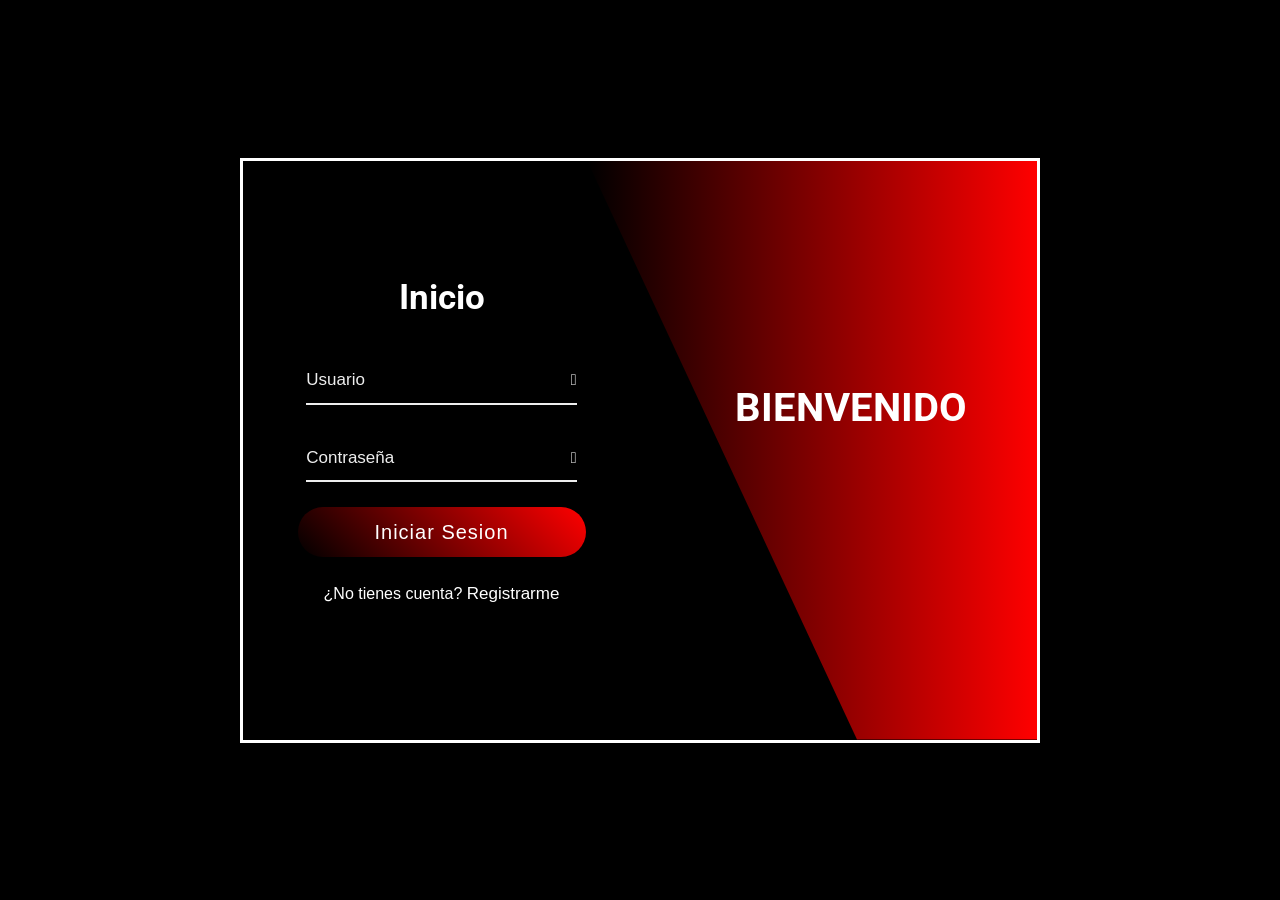
<file: index.html>
<!DOCTYPE html>
<html lang="en">
<head>
    <meta charset="UTF-8">
    <title>Document</title>
    <meta content="width=device-width, initial-scale=1.0" name="viewport">
    <meta content="" name="keywords">
    <meta content="" name="description">

    <!-- Favicon -->
    <link href="img/favicon.ico" rel="icon">

    <!-- Google Web Fonts -->
    <link rel="preconnect" href="https://fonts.googleapis.com">
    <link rel="preconnect" href="https://fonts.gstatic.com" crossorigin>
    <link href="https://fonts.googleapis.com/css2?family=Open+Sans:wght@400;600&family=Roboto:wght@500;700&display=swap" rel="stylesheet"> 
    
    <!-- Icon Font Stylesheet -->
    <link href="https://cdnjs.cloudflare.com/ajax/libs/font-awesome/5.10.0/css/all.min.css" rel="stylesheet">
    <link href="https://cdn.jsdelivr.net/npm/bootstrap-icons@1.4.1/font/bootstrap-icons.css" rel="stylesheet">

    <!-- Libraries Stylesheet -->
    <link href="lib/owlcarousel/assets/owl.carousel.min.css" rel="stylesheet">
    <link href="lib/tempusdominus/css/tempusdominus-bootstrap-4.min.css" rel="stylesheet" />

    <!-- Customized Bootstrap Stylesheet -->
    <link href="css/bootstrap.min.css" rel="stylesheet">

    <link rel="stylesheet" href="sistem/user/css/login.css">
</head>
<body>
        <div class="wrapper">
            <form action="index.php" method="POST" class="form" >
                <h1 class="title">Inicio</h1>
                <div class="inp">
                    <input type="text" name="username" class="input" placeholder="Usuario"> <!-- Agrega name="username" -->
                    <i class="fa-solid fa-user"></i>
                </div>
                <div class="inp">
                    <input type="password" name="password" class="input" placeholder="Contraseña"> <!-- Agrega name="password" -->
                    <i class="fa-solid fa-lock"></i>
                </div>
                <button class="submit" type="submit">Iniciar Sesion</button><br>
                <p class="footer">¿No tienes cuenta? <a href="z0create.php" class="link">Registrarme</a></p>
            </form>

        <div></div>
        <div class="banner">
            <h1 class="wel_text">BIENVENIDO <br></h1>
            <p class="para">  </p>

        </div>

    </div>


    <!-- JavaScript Libraries -->
    <script src="https://code.jquery.com/jquery-3.4.1.min.js"></script>
    <script src="https://cdn.jsdelivr.net/npm/bootstrap@5.0.0/dist/js/bootstrap.bundle.min.js"></script>
    <script src="lib/chart/chart.min.js"></script>
    <script src="lib/easing/easing.min.js"></script>
    <script src="lib/waypoints/waypoints.min.js"></script>
    <script src="lib/owlcarousel/owl.carousel.min.js"></script>
    <script src="lib/tempusdominus/js/moment.min.js"></script>
    <script src="lib/tempusdominus/js/moment-timezone.min.js"></script>
    <script src="lib/tempusdominus/js/tempusdominus-bootstrap-4.min.js"></script>

    <!-- Template Javascript -->
    <script src="js/main.js"></script>
</body>
</html>
</file>
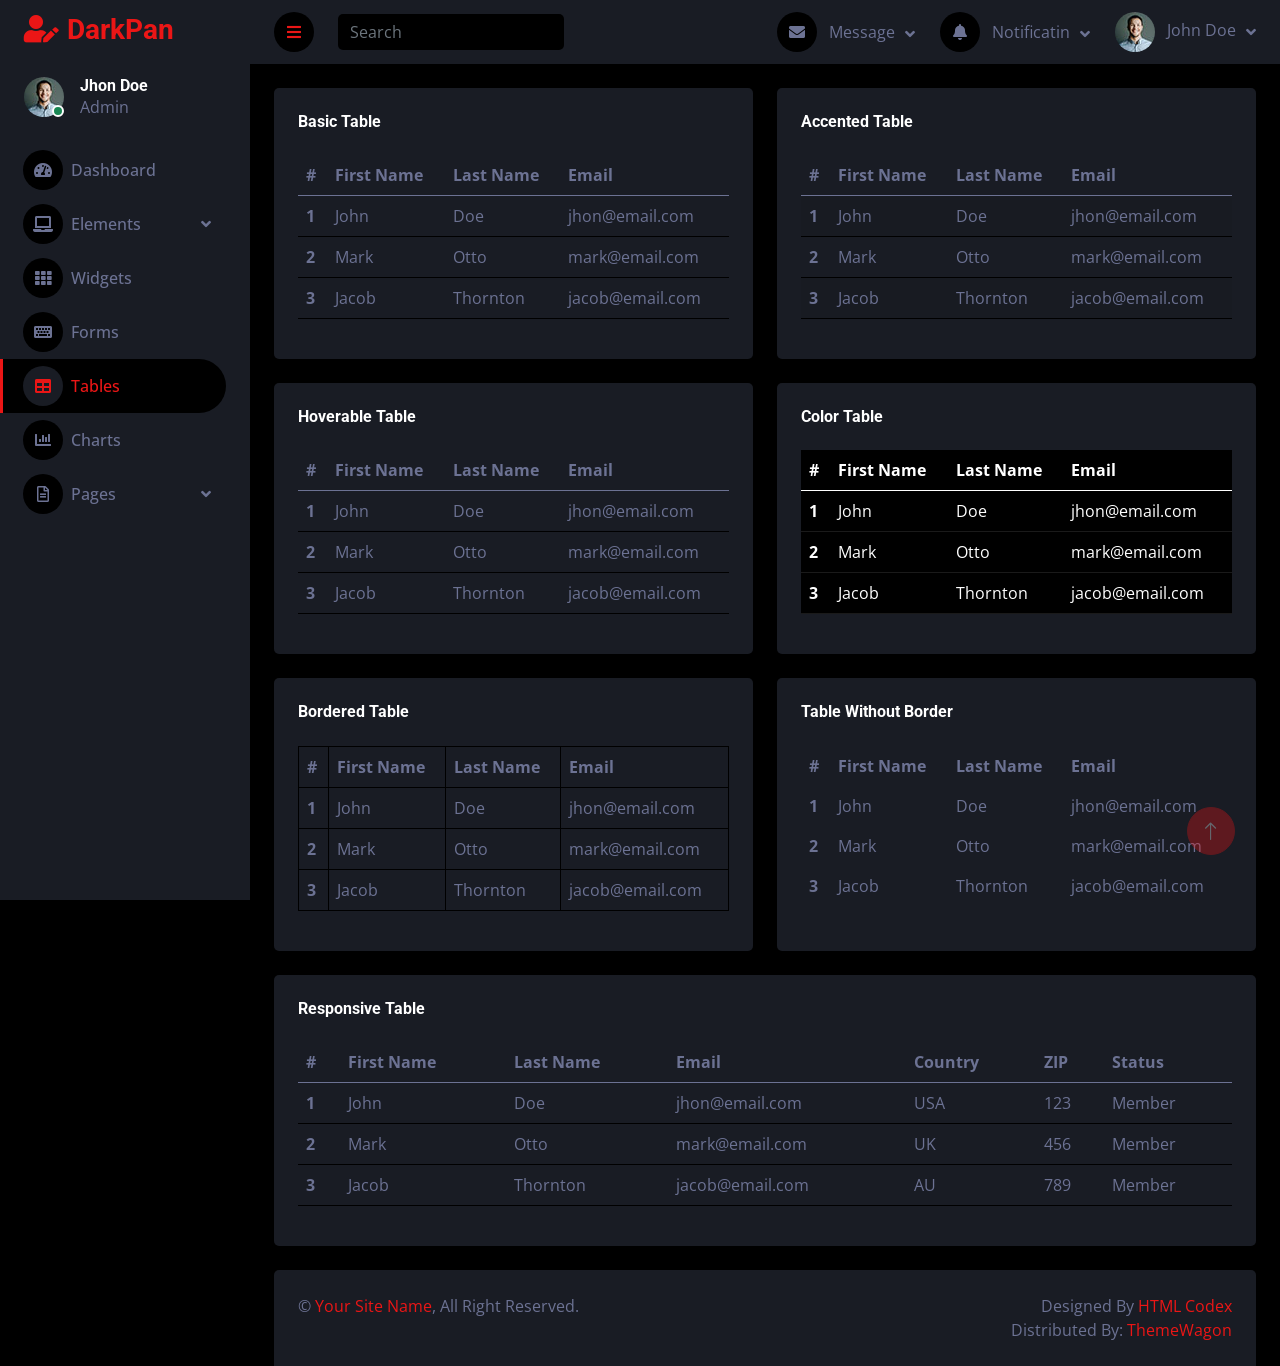
<file: 10table.html>
<!DOCTYPE html>
<html lang="en">

<head>
    <meta charset="utf-8">
    <title>DarkPan - Bootstrap 5 Admin Template</title>
    <meta content="width=device-width, initial-scale=1.0" name="viewport">
    <meta content="" name="keywords">
    <meta content="" name="description">

    <!-- Favicon -->
    <link href="img/favicon.ico" rel="icon">

    <!-- Google Web Fonts -->
    <link rel="preconnect" href="https://fonts.googleapis.com">
    <link rel="preconnect" href="https://fonts.gstatic.com" crossorigin>
    <link href="https://fonts.googleapis.com/css2?family=Open+Sans:wght@400;600&family=Roboto:wght@500;700&display=swap" rel="stylesheet"> 
    
    <!-- Icon Font Stylesheet -->
    <link href="https://cdnjs.cloudflare.com/ajax/libs/font-awesome/5.10.0/css/all.min.css" rel="stylesheet">
    <link href="https://cdn.jsdelivr.net/npm/bootstrap-icons@1.4.1/font/bootstrap-icons.css" rel="stylesheet">

    <!-- Libraries Stylesheet -->
    <link href="lib/owlcarousel/assets/owl.carousel.min.css" rel="stylesheet">
    <link href="lib/tempusdominus/css/tempusdominus-bootstrap-4.min.css" rel="stylesheet" />

    <!-- Customized Bootstrap Stylesheet -->
    <link href="css/bootstrap.min.css" rel="stylesheet">

    <!-- Template Stylesheet -->
    <link href="css/style.css" rel="stylesheet">
</head>

<body>
    <div class="container-fluid position-relative d-flex p-0">
        <!-- Spinner Start -->
        <div id="spinner" class="show bg-dark position-fixed translate-middle w-100 vh-100 top-50 start-50 d-flex align-items-center justify-content-center">
            <div class="spinner-border text-primary" style="width: 3rem; height: 3rem;" role="status">
                <span class="sr-only">Loading...</span>
            </div>
        </div>
        <!-- Spinner End -->


        <!-- Sidebar Start -->
        <div class="sidebar pe-4 pb-3">
            <nav class="navbar bg-secondary navbar-dark">
                <a href="index.html" class="navbar-brand mx-4 mb-3">
                    <h3 class="text-primary"><i class="fa fa-user-edit me-2"></i>DarkPan</h3>
                </a>
                <div class="d-flex align-items-center ms-4 mb-4">
                    <div class="position-relative">
                        <img class="rounded-circle" src="img/user.jpg" alt="" style="width: 40px; height: 40px;">
                        <div class="bg-success rounded-circle border border-2 border-white position-absolute end-0 bottom-0 p-1"></div>
                    </div>
                    <div class="ms-3">
                        <h6 class="mb-0">Jhon Doe</h6>
                        <span>Admin</span>
                    </div>
                </div>
                <div class="navbar-nav w-100">
                    <a href="index.html" class="nav-item nav-link"><i class="fa fa-tachometer-alt me-2"></i>Dashboard</a>
                    <div class="nav-item dropdown">
                        <a href="#" class="nav-link dropdown-toggle" data-bs-toggle="dropdown"><i class="fa fa-laptop me-2"></i>Elements</a>
                        <div class="dropdown-menu bg-transparent border-0">
                            <a href="button.html" class="dropdown-item">Buttons</a>
                            <a href="typography.html" class="dropdown-item">Typography</a>
                            <a href="element.html" class="dropdown-item">Other Elements</a>
                        </div>
                    </div>
                    <a href="widget.html" class="nav-item nav-link"><i class="fa fa-th me-2"></i>Widgets</a>
                    <a href="form.html" class="nav-item nav-link"><i class="fa fa-keyboard me-2"></i>Forms</a>
                    <a href="table.html" class="nav-item nav-link active"><i class="fa fa-table me-2"></i>Tables</a>
                    <a href="chart.html" class="nav-item nav-link"><i class="fa fa-chart-bar me-2"></i>Charts</a>
                    <div class="nav-item dropdown">
                        <a href="#" class="nav-link dropdown-toggle" data-bs-toggle="dropdown"><i class="far fa-file-alt me-2"></i>Pages</a>
                        <div class="dropdown-menu bg-transparent border-0">
                            <a href="signin.html" class="dropdown-item">Sign In</a>
                            <a href="signup.html" class="dropdown-item">Sign Up</a>
                            <a href="404.html" class="dropdown-item">404 Error</a>
                            <a href="blank.html" class="dropdown-item">Blank Page</a>
                        </div>
                    </div>
                </div>
            </nav>
        </div>
        <!-- Sidebar End -->


        <!-- Content Start -->
        <div class="content">
            <!-- Navbar Start -->
            <nav class="navbar navbar-expand bg-secondary navbar-dark sticky-top px-4 py-0">
                <a href="index.html" class="navbar-brand d-flex d-lg-none me-4">
                    <h2 class="text-primary mb-0"><i class="fa fa-user-edit"></i></h2>
                </a>
                <a href="#" class="sidebar-toggler flex-shrink-0">
                    <i class="fa fa-bars"></i>
                </a>
                <form class="d-none d-md-flex ms-4">
                    <input class="form-control bg-dark border-0" type="search" placeholder="Search">
                </form>
                <div class="navbar-nav align-items-center ms-auto">
                    <div class="nav-item dropdown">
                        <a href="#" class="nav-link dropdown-toggle" data-bs-toggle="dropdown">
                            <i class="fa fa-envelope me-lg-2"></i>
                            <span class="d-none d-lg-inline-flex">Message</span>
                        </a>
                        <div class="dropdown-menu dropdown-menu-end bg-secondary border-0 rounded-0 rounded-bottom m-0">
                            <a href="#" class="dropdown-item">
                                <div class="d-flex align-items-center">
                                    <img class="rounded-circle" src="img/user.jpg" alt="" style="width: 40px; height: 40px;">
                                    <div class="ms-2">
                                        <h6 class="fw-normal mb-0">Jhon send you a message</h6>
                                        <small>15 minutes ago</small>
                                    </div>
                                </div>
                            </a>
                            <hr class="dropdown-divider">
                            <a href="#" class="dropdown-item">
                                <div class="d-flex align-items-center">
                                    <img class="rounded-circle" src="img/user.jpg" alt="" style="width: 40px; height: 40px;">
                                    <div class="ms-2">
                                        <h6 class="fw-normal mb-0">Jhon send you a message</h6>
                                        <small>15 minutes ago</small>
                                    </div>
                                </div>
                            </a>
                            <hr class="dropdown-divider">
                            <a href="#" class="dropdown-item">
                                <div class="d-flex align-items-center">
                                    <img class="rounded-circle" src="img/user.jpg" alt="" style="width: 40px; height: 40px;">
                                    <div class="ms-2">
                                        <h6 class="fw-normal mb-0">Jhon send you a message</h6>
                                        <small>15 minutes ago</small>
                                    </div>
                                </div>
                            </a>
                            <hr class="dropdown-divider">
                            <a href="#" class="dropdown-item text-center">See all message</a>
                        </div>
                    </div>
                    <div class="nav-item dropdown">
                        <a href="#" class="nav-link dropdown-toggle" data-bs-toggle="dropdown">
                            <i class="fa fa-bell me-lg-2"></i>
                            <span class="d-none d-lg-inline-flex">Notificatin</span>
                        </a>
                        <div class="dropdown-menu dropdown-menu-end bg-secondary border-0 rounded-0 rounded-bottom m-0">
                            <a href="#" class="dropdown-item">
                                <h6 class="fw-normal mb-0">Profile updated</h6>
                                <small>15 minutes ago</small>
                            </a>
                            <hr class="dropdown-divider">
                            <a href="#" class="dropdown-item">
                                <h6 class="fw-normal mb-0">New user added</h6>
                                <small>15 minutes ago</small>
                            </a>
                            <hr class="dropdown-divider">
                            <a href="#" class="dropdown-item">
                                <h6 class="fw-normal mb-0">Password changed</h6>
                                <small>15 minutes ago</small>
                            </a>
                            <hr class="dropdown-divider">
                            <a href="#" class="dropdown-item text-center">See all notifications</a>
                        </div>
                    </div>
                    <div class="nav-item dropdown">
                        <a href="#" class="nav-link dropdown-toggle" data-bs-toggle="dropdown">
                            <img class="rounded-circle me-lg-2" src="img/user.jpg" alt="" style="width: 40px; height: 40px;">
                            <span class="d-none d-lg-inline-flex">John Doe</span>
                        </a>
                        <div class="dropdown-menu dropdown-menu-end bg-secondary border-0 rounded-0 rounded-bottom m-0">
                            <a href="#" class="dropdown-item">My Profile</a>
                            <a href="#" class="dropdown-item">Settings</a>
                            <a href="#" class="dropdown-item">Log Out</a>
                        </div>
                    </div>
                </div>
            </nav>
            <!-- Navbar End -->


            <!-- Table Start -->
            <div class="container-fluid pt-4 px-4">
                <div class="row g-4">
                    <div class="col-sm-12 col-xl-6">
                        <div class="bg-secondary rounded h-100 p-4">
                            <h6 class="mb-4">Basic Table</h6>
                            <table class="table">
                                <thead>
                                    <tr>
                                        <th scope="col">#</th>
                                        <th scope="col">First Name</th>
                                        <th scope="col">Last Name</th>
                                        <th scope="col">Email</th>
                                    </tr>
                                </thead>
                                <tbody>
                                    <tr>
                                        <th scope="row">1</th>
                                        <td>John</td>
                                        <td>Doe</td>
                                        <td>jhon@email.com</td>
                                    </tr>
                                    <tr>
                                        <th scope="row">2</th>
                                        <td>Mark</td>
                                        <td>Otto</td>
                                        <td>mark@email.com</td>
                                    </tr>
                                    <tr>
                                        <th scope="row">3</th>
                                        <td>Jacob</td>
                                        <td>Thornton</td>
                                        <td>jacob@email.com</td>
                                    </tr>
                                </tbody>
                            </table>
                        </div>
                    </div>
                    <div class="col-sm-12 col-xl-6">
                        <div class="bg-secondary rounded h-100 p-4">
                            <h6 class="mb-4">Accented Table</h6>
                            <table class="table table-striped">
                                <thead>
                                    <tr>
                                        <th scope="col">#</th>
                                        <th scope="col">First Name</th>
                                        <th scope="col">Last Name</th>
                                        <th scope="col">Email</th>
                                    </tr>
                                </thead>
                                <tbody>
                                    <tr>
                                        <th scope="row">1</th>
                                        <td>John</td>
                                        <td>Doe</td>
                                        <td>jhon@email.com</td>
                                    </tr>
                                    <tr>
                                        <th scope="row">2</th>
                                        <td>Mark</td>
                                        <td>Otto</td>
                                        <td>mark@email.com</td>
                                    </tr>
                                    <tr>
                                        <th scope="row">3</th>
                                        <td>Jacob</td>
                                        <td>Thornton</td>
                                        <td>jacob@email.com</td>
                                    </tr>
                                </tbody>
                            </table>
                        </div>
                    </div>
                    <div class="col-sm-12 col-xl-6">
                        <div class="bg-secondary rounded h-100 p-4">
                            <h6 class="mb-4">Hoverable Table</h6>
                            <table class="table table-hover">
                                <thead>
                                    <tr>
                                        <th scope="col">#</th>
                                        <th scope="col">First Name</th>
                                        <th scope="col">Last Name</th>
                                        <th scope="col">Email</th>
                                    </tr>
                                </thead>
                                <tbody>
                                    <tr>
                                        <th scope="row">1</th>
                                        <td>John</td>
                                        <td>Doe</td>
                                        <td>jhon@email.com</td>
                                    </tr>
                                    <tr>
                                        <th scope="row">2</th>
                                        <td>Mark</td>
                                        <td>Otto</td>
                                        <td>mark@email.com</td>
                                    </tr>
                                    <tr>
                                        <th scope="row">3</th>
                                        <td>Jacob</td>
                                        <td>Thornton</td>
                                        <td>jacob@email.com</td>
                                    </tr>
                                </tbody>
                            </table>
                        </div>
                    </div>
                    <div class="col-sm-12 col-xl-6">
                        <div class="bg-secondary rounded h-100 p-4">
                            <h6 class="mb-4">Color Table</h6>
                            <table class="table table-dark">
                                <thead>
                                    <tr>
                                        <th scope="col">#</th>
                                        <th scope="col">First Name</th>
                                        <th scope="col">Last Name</th>
                                        <th scope="col">Email</th>
                                    </tr>
                                </thead>
                                <tbody>
                                    <tr>
                                        <th scope="row">1</th>
                                        <td>John</td>
                                        <td>Doe</td>
                                        <td>jhon@email.com</td>
                                    </tr>
                                    <tr>
                                        <th scope="row">2</th>
                                        <td>Mark</td>
                                        <td>Otto</td>
                                        <td>mark@email.com</td>
                                    </tr>
                                    <tr>
                                        <th scope="row">3</th>
                                        <td>Jacob</td>
                                        <td>Thornton</td>
                                        <td>jacob@email.com</td>
                                    </tr>
                                </tbody>
                            </table>
                        </div>
                    </div>
                    <div class="col-sm-12 col-xl-6">
                        <div class="bg-secondary rounded h-100 p-4">
                            <h6 class="mb-4">Bordered Table</h6>
                            <table class="table table-bordered">
                                <thead>
                                    <tr>
                                        <th scope="col">#</th>
                                        <th scope="col">First Name</th>
                                        <th scope="col">Last Name</th>
                                        <th scope="col">Email</th>
                                    </tr>
                                </thead>
                                <tbody>
                                    <tr>
                                        <th scope="row">1</th>
                                        <td>John</td>
                                        <td>Doe</td>
                                        <td>jhon@email.com</td>
                                    </tr>
                                    <tr>
                                        <th scope="row">2</th>
                                        <td>Mark</td>
                                        <td>Otto</td>
                                        <td>mark@email.com</td>
                                    </tr>
                                    <tr>
                                        <th scope="row">3</th>
                                        <td>Jacob</td>
                                        <td>Thornton</td>
                                        <td>jacob@email.com</td>
                                    </tr>
                                </tbody>
                            </table>
                        </div>
                    </div>
                    <div class="col-sm-12 col-xl-6">
                        <div class="bg-secondary rounded h-100 p-4">
                            <h6 class="mb-4">Table Without Border</h6>
                            <table class="table table-borderless">
                                <thead>
                                    <tr>
                                        <th scope="col">#</th>
                                        <th scope="col">First Name</th>
                                        <th scope="col">Last Name</th>
                                        <th scope="col">Email</th>
                                    </tr>
                                </thead>
                                <tbody>
                                    <tr>
                                        <th scope="row">1</th>
                                        <td>John</td>
                                        <td>Doe</td>
                                        <td>jhon@email.com</td>
                                    </tr>
                                    <tr>
                                        <th scope="row">2</th>
                                        <td>Mark</td>
                                        <td>Otto</td>
                                        <td>mark@email.com</td>
                                    </tr>
                                    <tr>
                                        <th scope="row">3</th>
                                        <td>Jacob</td>
                                        <td>Thornton</td>
                                        <td>jacob@email.com</td>
                                    </tr>
                                </tbody>
                            </table>
                        </div>
                    </div>
                    <div class="col-12">
                        <div class="bg-secondary rounded h-100 p-4">
                            <h6 class="mb-4">Responsive Table</h6>
                            <div class="table-responsive">
                                <table class="table">
                                    <thead>
                                        <tr>
                                            <th scope="col">#</th>
                                            <th scope="col">First Name</th>
                                            <th scope="col">Last Name</th>
                                            <th scope="col">Email</th>
                                            <th scope="col">Country</th>
                                            <th scope="col">ZIP</th>
                                            <th scope="col">Status</th>
                                        </tr>
                                    </thead>
                                    <tbody>
                                        <tr>
                                            <th scope="row">1</th>
                                            <td>John</td>
                                            <td>Doe</td>
                                            <td>jhon@email.com</td>
                                            <td>USA</td>
                                            <td>123</td>
                                            <td>Member</td>
                                        </tr>
                                        <tr>
                                            <th scope="row">2</th>
                                            <td>Mark</td>
                                            <td>Otto</td>
                                            <td>mark@email.com</td>
                                            <td>UK</td>
                                            <td>456</td>
                                            <td>Member</td>
                                        </tr>
                                        <tr>
                                            <th scope="row">3</th>
                                            <td>Jacob</td>
                                            <td>Thornton</td>
                                            <td>jacob@email.com</td>
                                            <td>AU</td>
                                            <td>789</td>
                                            <td>Member</td>
                                        </tr>
                                    </tbody>
                                </table>
                            </div>
                        </div>
                    </div>
                </div>
            </div>
            <!-- Table End -->


            <!-- Footer Start -->
            <div class="container-fluid pt-4 px-4">
                <div class="bg-secondary rounded-top p-4">
                    <div class="row">
                        <div class="col-12 col-sm-6 text-center text-sm-start">
                            &copy; <a href="#">Your Site Name</a>, All Right Reserved. 
                        </div>
                        <div class="col-12 col-sm-6 text-center text-sm-end">
                            <!--/*** This template is free as long as you keep the footer author’s credit link/attribution link/backlink. If you'd like to use the template without the footer author’s credit link/attribution link/backlink, you can purchase the Credit Removal License from "https://htmlcodex.com/credit-removal". Thank you for your support. ***/-->
                            Designed By <a href="https://htmlcodex.com">HTML Codex</a>
                            <br>Distributed By: <a href="https://themewagon.com" target="_blank">ThemeWagon</a>
                        </div>
                    </div>
                </div>
            </div>
            <!-- Footer End -->
        </div>
        <!-- Content End -->


        <!-- Back to Top -->
        <a href="#" class="btn btn-lg btn-primary btn-lg-square back-to-top"><i class="bi bi-arrow-up"></i></a>
    </div>

    <!-- JavaScript Libraries -->
    <script src="https://code.jquery.com/jquery-3.4.1.min.js"></script>
    <script src="https://cdn.jsdelivr.net/npm/bootstrap@5.0.0/dist/js/bootstrap.bundle.min.js"></script>
    <script src="lib/chart/chart.min.js"></script>
    <script src="lib/easing/easing.min.js"></script>
    <script src="lib/waypoints/waypoints.min.js"></script>
    <script src="lib/owlcarousel/owl.carousel.min.js"></script>
    <script src="lib/tempusdominus/js/moment.min.js"></script>
    <script src="lib/tempusdominus/js/moment-timezone.min.js"></script>
    <script src="lib/tempusdominus/js/tempusdominus-bootstrap-4.min.js"></script>

    <!-- Template Javascript -->
    <script src="js/main.js"></script>
</body>

</html>
</file>
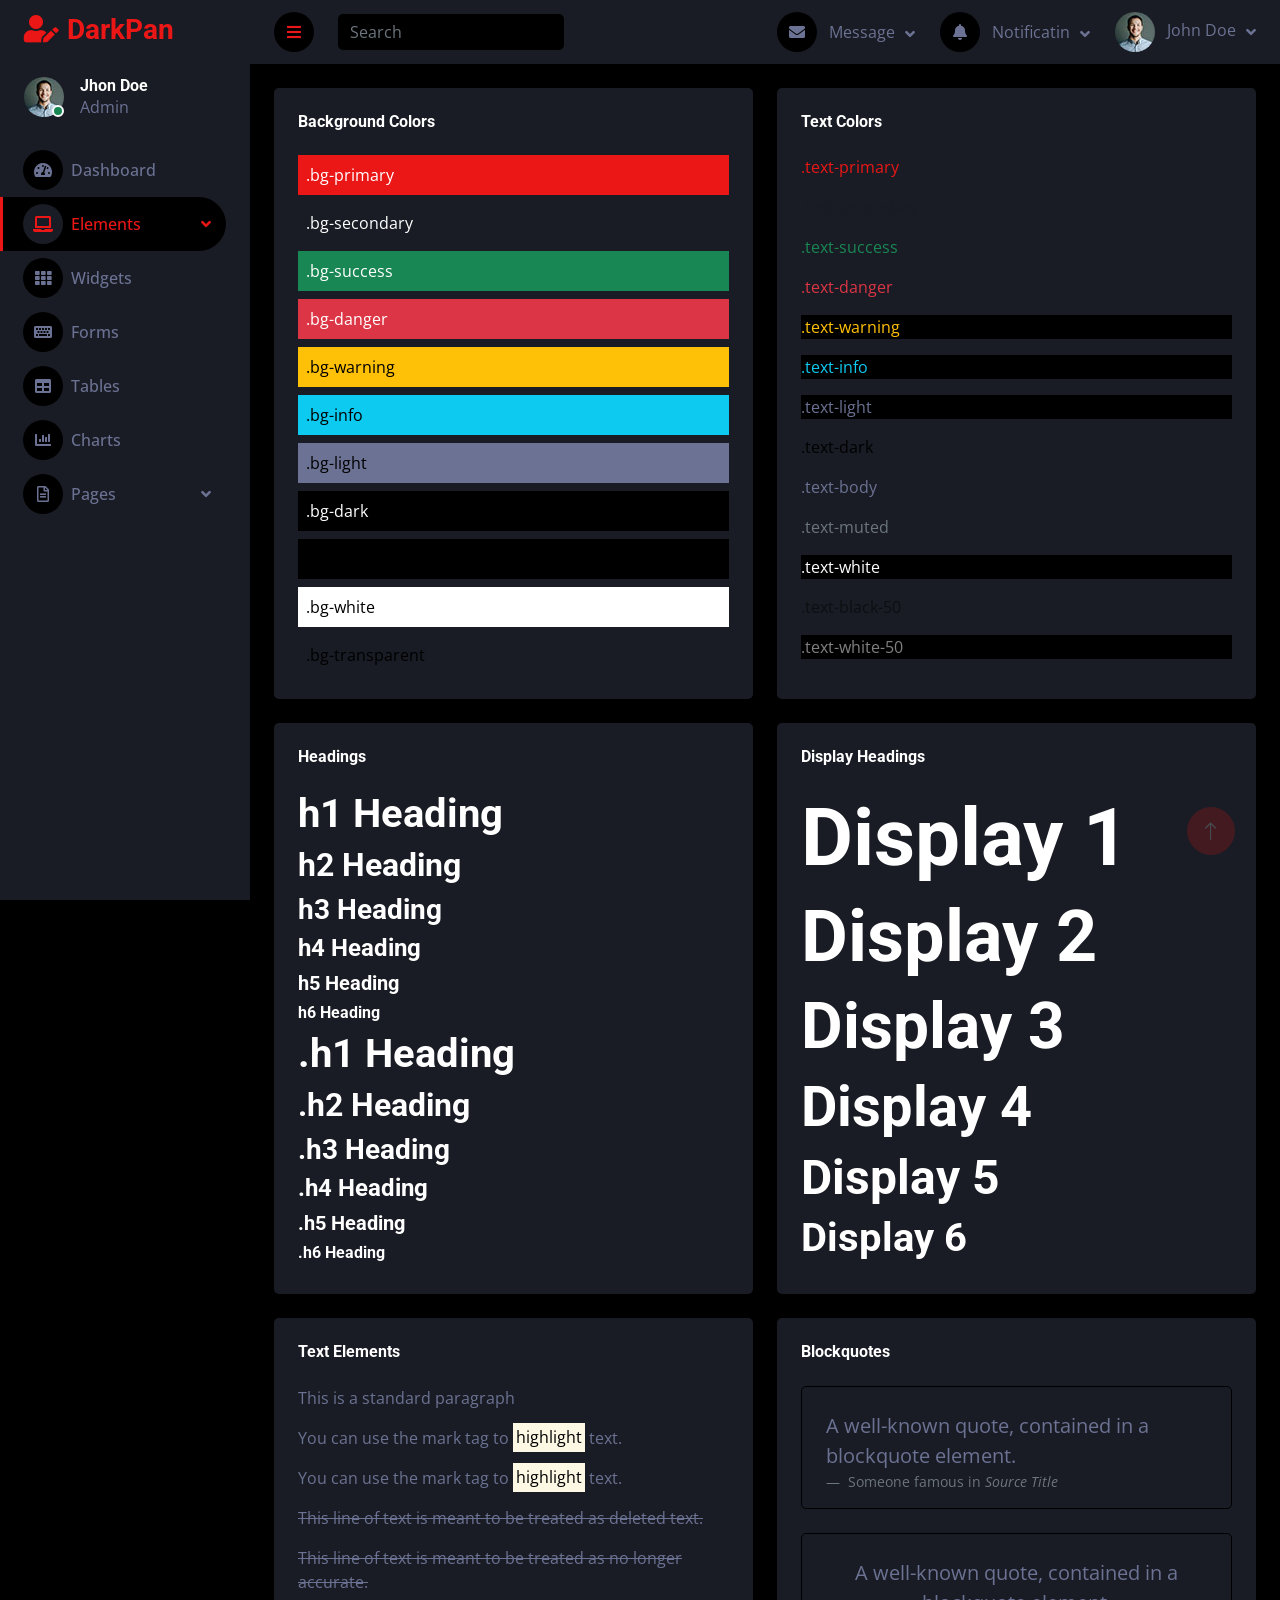
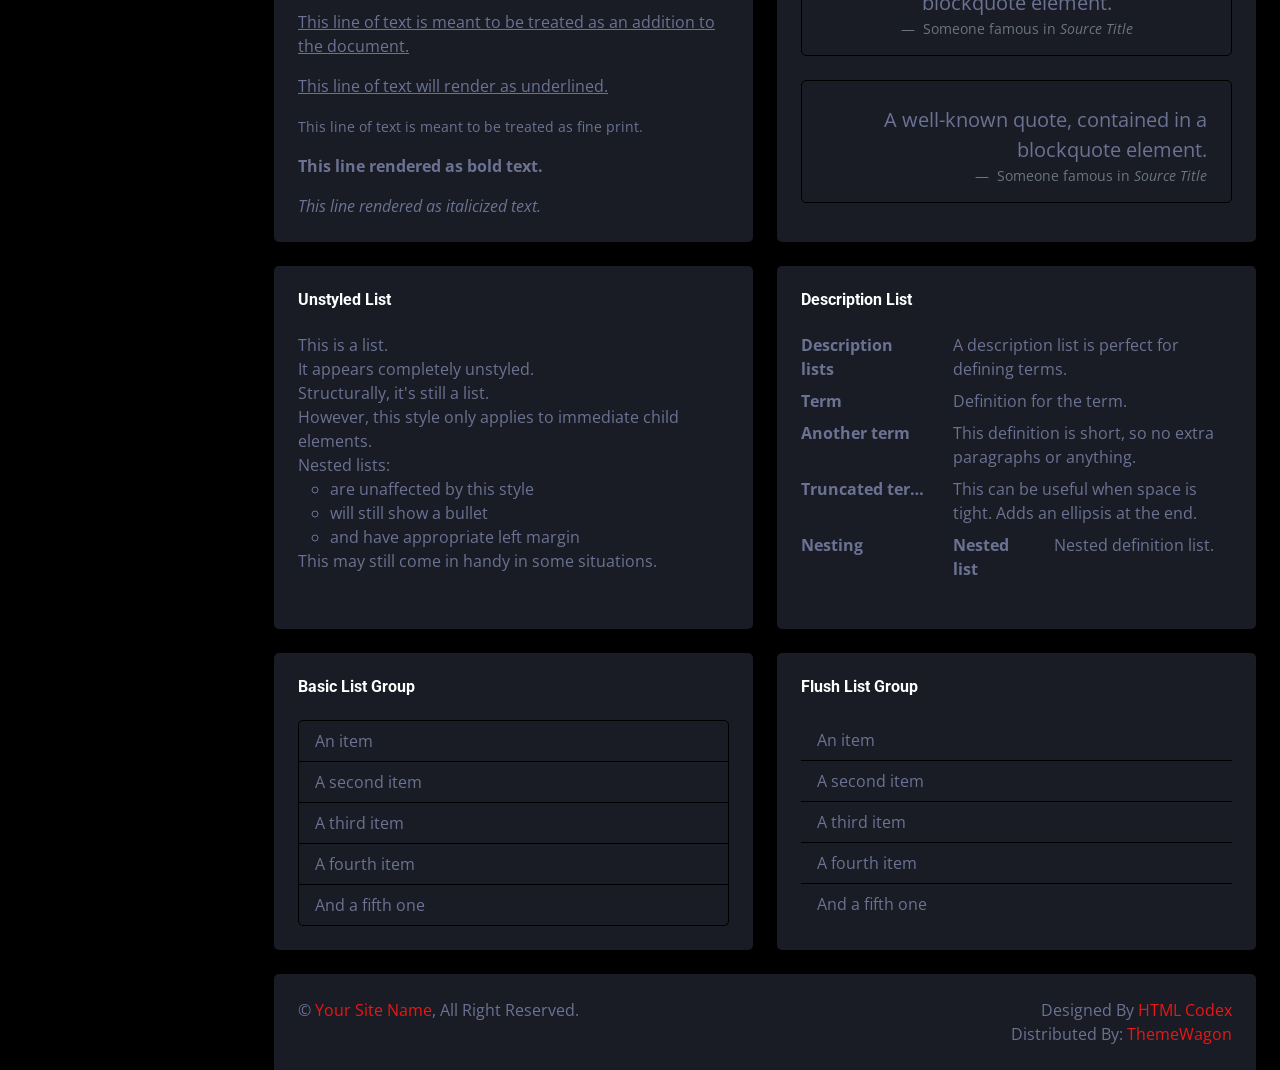
<file: 11typography.html>
<!DOCTYPE html>
<html lang="en">

<head>
    <meta charset="utf-8">
    <title>DarkPan - Bootstrap 5 Admin Template</title>
    <meta content="width=device-width, initial-scale=1.0" name="viewport">
    <meta content="" name="keywords">
    <meta content="" name="description">

    <!-- Favicon -->
    <link href="img/favicon.ico" rel="icon">

    <!-- Google Web Fonts -->
    <link rel="preconnect" href="https://fonts.googleapis.com">
    <link rel="preconnect" href="https://fonts.gstatic.com" crossorigin>
    <link href="https://fonts.googleapis.com/css2?family=Open+Sans:wght@400;600&family=Roboto:wght@500;700&display=swap" rel="stylesheet"> 
    
    <!-- Icon Font Stylesheet -->
    <link href="https://cdnjs.cloudflare.com/ajax/libs/font-awesome/5.10.0/css/all.min.css" rel="stylesheet">
    <link href="https://cdn.jsdelivr.net/npm/bootstrap-icons@1.4.1/font/bootstrap-icons.css" rel="stylesheet">

    <!-- Libraries Stylesheet -->
    <link href="lib/owlcarousel/assets/owl.carousel.min.css" rel="stylesheet">
    <link href="lib/tempusdominus/css/tempusdominus-bootstrap-4.min.css" rel="stylesheet" />

    <!-- Customized Bootstrap Stylesheet -->
    <link href="css/bootstrap.min.css" rel="stylesheet">

    <!-- Template Stylesheet -->
    <link href="css/style.css" rel="stylesheet">
</head>

<body>
    <div class="container-fluid position-relative d-flex p-0">
        <!-- Spinner Start -->
        <div id="spinner" class="show bg-dark position-fixed translate-middle w-100 vh-100 top-50 start-50 d-flex align-items-center justify-content-center">
            <div class="spinner-border text-primary" style="width: 3rem; height: 3rem;" role="status">
                <span class="sr-only">Loading...</span>
            </div>
        </div>
        <!-- Spinner End -->


        <!-- Sidebar Start -->
        <div class="sidebar pe-4 pb-3">
            <nav class="navbar bg-secondary navbar-dark">
                <a href="index.html" class="navbar-brand mx-4 mb-3">
                    <h3 class="text-primary"><i class="fa fa-user-edit me-2"></i>DarkPan</h3>
                </a>
                <div class="d-flex align-items-center ms-4 mb-4">
                    <div class="position-relative">
                        <img class="rounded-circle" src="img/user.jpg" alt="" style="width: 40px; height: 40px;">
                        <div class="bg-success rounded-circle border border-2 border-white position-absolute end-0 bottom-0 p-1"></div>
                    </div>
                    <div class="ms-3">
                        <h6 class="mb-0">Jhon Doe</h6>
                        <span>Admin</span>
                    </div>
                </div>
                <div class="navbar-nav w-100">
                    <a href="index.html" class="nav-item nav-link"><i class="fa fa-tachometer-alt me-2"></i>Dashboard</a>
                    <div class="nav-item dropdown">
                        <a href="#" class="nav-link dropdown-toggle active" data-bs-toggle="dropdown"><i class="fa fa-laptop me-2"></i>Elements</a>
                        <div class="dropdown-menu bg-transparent border-0">
                            <a href="button.html" class="dropdown-item">Buttons</a>
                            <a href="typography.html" class="dropdown-item active">Typography</a>
                            <a href="element.html" class="dropdown-item">Other Elements</a>
                        </div>
                    </div>
                    <a href="widget.html" class="nav-item nav-link"><i class="fa fa-th me-2"></i>Widgets</a>
                    <a href="form.html" class="nav-item nav-link"><i class="fa fa-keyboard me-2"></i>Forms</a>
                    <a href="table.html" class="nav-item nav-link"><i class="fa fa-table me-2"></i>Tables</a>
                    <a href="chart.html" class="nav-item nav-link"><i class="fa fa-chart-bar me-2"></i>Charts</a>
                    <div class="nav-item dropdown">
                        <a href="#" class="nav-link dropdown-toggle" data-bs-toggle="dropdown"><i class="far fa-file-alt me-2"></i>Pages</a>
                        <div class="dropdown-menu bg-transparent border-0">
                            <a href="signin.html" class="dropdown-item">Sign In</a>
                            <a href="signup.html" class="dropdown-item">Sign Up</a>
                            <a href="404.html" class="dropdown-item">404 Error</a>
                            <a href="blank.html" class="dropdown-item">Blank Page</a>
                        </div>
                    </div>
                </div>
            </nav>
        </div>
        <!-- Sidebar End -->


        <!-- Content Start -->
        <div class="content">
            <!-- Navbar Start -->
            <nav class="navbar navbar-expand bg-secondary navbar-dark sticky-top px-4 py-0">
                <a href="index.html" class="navbar-brand d-flex d-lg-none me-4">
                    <h2 class="text-primary mb-0"><i class="fa fa-user-edit"></i></h2>
                </a>
                <a href="#" class="sidebar-toggler flex-shrink-0">
                    <i class="fa fa-bars"></i>
                </a>
                <form class="d-none d-md-flex ms-4">
                    <input class="form-control bg-dark border-0" type="search" placeholder="Search">
                </form>
                <div class="navbar-nav align-items-center ms-auto">
                    <div class="nav-item dropdown">
                        <a href="#" class="nav-link dropdown-toggle" data-bs-toggle="dropdown">
                            <i class="fa fa-envelope me-lg-2"></i>
                            <span class="d-none d-lg-inline-flex">Message</span>
                        </a>
                        <div class="dropdown-menu dropdown-menu-end bg-secondary border-0 rounded-0 rounded-bottom m-0">
                            <a href="#" class="dropdown-item">
                                <div class="d-flex align-items-center">
                                    <img class="rounded-circle" src="img/user.jpg" alt="" style="width: 40px; height: 40px;">
                                    <div class="ms-2">
                                        <h6 class="fw-normal mb-0">Jhon send you a message</h6>
                                        <small>15 minutes ago</small>
                                    </div>
                                </div>
                            </a>
                            <hr class="dropdown-divider">
                            <a href="#" class="dropdown-item">
                                <div class="d-flex align-items-center">
                                    <img class="rounded-circle" src="img/user.jpg" alt="" style="width: 40px; height: 40px;">
                                    <div class="ms-2">
                                        <h6 class="fw-normal mb-0">Jhon send you a message</h6>
                                        <small>15 minutes ago</small>
                                    </div>
                                </div>
                            </a>
                            <hr class="dropdown-divider">
                            <a href="#" class="dropdown-item">
                                <div class="d-flex align-items-center">
                                    <img class="rounded-circle" src="img/user.jpg" alt="" style="width: 40px; height: 40px;">
                                    <div class="ms-2">
                                        <h6 class="fw-normal mb-0">Jhon send you a message</h6>
                                        <small>15 minutes ago</small>
                                    </div>
                                </div>
                            </a>
                            <hr class="dropdown-divider">
                            <a href="#" class="dropdown-item text-center">See all message</a>
                        </div>
                    </div>
                    <div class="nav-item dropdown">
                        <a href="#" class="nav-link dropdown-toggle" data-bs-toggle="dropdown">
                            <i class="fa fa-bell me-lg-2"></i>
                            <span class="d-none d-lg-inline-flex">Notificatin</span>
                        </a>
                        <div class="dropdown-menu dropdown-menu-end bg-secondary border-0 rounded-0 rounded-bottom m-0">
                            <a href="#" class="dropdown-item">
                                <h6 class="fw-normal mb-0">Profile updated</h6>
                                <small>15 minutes ago</small>
                            </a>
                            <hr class="dropdown-divider">
                            <a href="#" class="dropdown-item">
                                <h6 class="fw-normal mb-0">New user added</h6>
                                <small>15 minutes ago</small>
                            </a>
                            <hr class="dropdown-divider">
                            <a href="#" class="dropdown-item">
                                <h6 class="fw-normal mb-0">Password changed</h6>
                                <small>15 minutes ago</small>
                            </a>
                            <hr class="dropdown-divider">
                            <a href="#" class="dropdown-item text-center">See all notifications</a>
                        </div>
                    </div>
                    <div class="nav-item dropdown">
                        <a href="#" class="nav-link dropdown-toggle" data-bs-toggle="dropdown">
                            <img class="rounded-circle me-lg-2" src="img/user.jpg" alt="" style="width: 40px; height: 40px;">
                            <span class="d-none d-lg-inline-flex">John Doe</span>
                        </a>
                        <div class="dropdown-menu dropdown-menu-end bg-secondary border-0 rounded-0 rounded-bottom m-0">
                            <a href="#" class="dropdown-item">My Profile</a>
                            <a href="#" class="dropdown-item">Settings</a>
                            <a href="#" class="dropdown-item">Log Out</a>
                        </div>
                    </div>
                </div>
            </nav>
            <!-- Navbar End -->


            <!-- Typography Start -->
            <div class="container-fluid pt-4 px-4">
                <div class="row g-4">
                    <div class="col-sm-12 col-xl-6">
                        <div class="bg-secondary rounded h-100 p-4">
                            <h6 class="mb-4">Background Colors</h6>
                            <div class="p-2 mb-2 bg-primary text-white">.bg-primary</div>
                            <div class="p-2 mb-2 bg-secondary text-white">.bg-secondary</div>
                            <div class="p-2 mb-2 bg-success text-white">.bg-success</div>
                            <div class="p-2 mb-2 bg-danger text-white">.bg-danger</div>
                            <div class="p-2 mb-2 bg-warning text-dark">.bg-warning</div>
                            <div class="p-2 mb-2 bg-info text-dark">.bg-info</div>
                            <div class="p-2 mb-2 bg-light text-dark">.bg-light</div>
                            <div class="p-2 mb-2 bg-dark text-white">.bg-dark</div>
                            <div class="p-2 mb-2 bg-body text-dark">.bg-body</div>
                            <div class="p-2 mb-2 bg-white text-dark">.bg-white</div>
                            <div class="p-2 mb-0 bg-transparent text-dark">.bg-transparent</div>
                        </div>
                    </div>
                    <div class="col-sm-12 col-xl-6">
                        <div class="bg-secondary rounded h-100 p-4">
                            <h6 class="mb-4">Text Colors</h6>
                            <p class="text-primary">.text-primary</p>
                            <p class="text-secondary">.text-secondary</p>
                            <p class="text-success">.text-success</p>
                            <p class="text-danger">.text-danger</p>
                            <p class="text-warning bg-dark">.text-warning</p>
                            <p class="text-info bg-dark">.text-info</p>
                            <p class="text-light bg-dark">.text-light</p>
                            <p class="text-dark">.text-dark</p>
                            <p class="text-body">.text-body</p>
                            <p class="text-muted">.text-muted</p>
                            <p class="text-white bg-dark">.text-white</p>
                            <p class="text-black-50">.text-black-50</p>
                            <p class="text-white-50 bg-dark mb-0">.text-white-50</p>
                        </div>
                    </div>
                    <div class="col-sm-12 col-xl-6">
                        <div class="bg-secondary rounded h-100 p-4">
                            <h6 class="mb-4">Headings</h6>
                            <h1>h1 Heading</h1>
                            <h2>h2 Heading</h2>
                            <h3>h3 Heading</h3>
                            <h4>h4 Heading</h4>
                            <h5>h5 Heading</h5>
                            <h6>h6 Heading</h6>
                            <p class="h1">.h1 Heading</p>
                            <p class="h2">.h2 Heading</p>
                            <p class="h3">.h3 Heading</p>
                            <p class="h4">.h4 Heading</p>
                            <p class="h5">.h5 Heading</p>
                            <p class="h6">.h6 Heading</p>
                        </div>
                    </div>
                    <div class="col-sm-12 col-xl-6">
                        <div class="bg-secondary rounded h-100 p-4">
                            <h6 class="mb-4">Display Headings</h6>
                            <h1 class="display-1">Display 1</h1>
                            <h1 class="display-2">Display 2</h1>
                            <h1 class="display-3">Display 3</h1>
                            <h1 class="display-4">Display 4</h1>
                            <h1 class="display-5">Display 5</h1>
                            <h1 class="display-6 mb-0">Display 6</h1>
                        </div>
                    </div>
                    <div class="col-sm-12 col-xl-6">
                        <div class="bg-secondary rounded h-100 p-4">
                            <h6 class="mb-4">Text Elements</h6>
                            <p>This is a standard paragraph</p>
                            <p>You can use the mark tag to <mark>highlight</mark> text.</p>
                            <p>You can use the mark tag to <mark>highlight</mark> text.</p>
                            <p><del>This line of text is meant to be treated as deleted text.</del></p>
                            <p><s>This line of text is meant to be treated as no longer accurate.</s></p>
                            <p><ins>This line of text is meant to be treated as an addition to the document.</ins></p>
                            <p><u>This line of text will render as underlined.</u></p>
                            <p><small>This line of text is meant to be treated as fine print.</small></p>
                            <p><strong>This line rendered as bold text.</strong></p>
                            <p class="mb-0"><em>This line rendered as italicized text.</em></p>
                        </div>
                    </div>
                    <div class="col-sm-12 col-xl-6">
                        <div class="bg-secondary rounded h-100 p-4">
                            <h6 class="mb-4">Blockquotes</h6>
                            <div class="border rounded p-4 pb-0 mb-4">
                                <figure>
                                    <blockquote class="blockquote">
                                        <p>A well-known quote, contained in a blockquote element.</p>
                                    </blockquote>
                                    <figcaption class="blockquote-footer">
                                        Someone famous in <cite title="Source Title">Source Title</cite>
                                    </figcaption>
                                </figure>
                            </div>
                            <div class="border rounded p-4 pb-0 mb-4">
                                <figure class="text-center">
                                    <blockquote class="blockquote">
                                        <p>A well-known quote, contained in a blockquote element.</p>
                                    </blockquote>
                                    <figcaption class="blockquote-footer">
                                        Someone famous in <cite title="Source Title">Source Title</cite>
                                    </figcaption>
                                </figure>
                            </div>
                            <div class="border rounded p-4 pb-0 mb-0">
                                <figure class="text-end">
                                    <blockquote class="blockquote">
                                        <p>A well-known quote, contained in a blockquote element.</p>
                                    </blockquote>
                                    <figcaption class="blockquote-footer">
                                        Someone famous in <cite title="Source Title">Source Title</cite>
                                    </figcaption>
                                </figure>
                            </div>
                        </div>
                    </div>
                    <div class="col-sm-12 col-xl-6">
                        <div class="bg-secondary rounded h-100 p-4">
                            <h6 class="mb-4">Unstyled List</h6>
                            <ul class="list-unstyled mb-0">
                                <li>This is a list.</li>
                                <li>It appears completely unstyled.</li>
                                <li>Structurally, it's still a list.</li>
                                <li>However, this style only applies to immediate child elements.</li>
                                <li>Nested lists:
                                    <ul>
                                        <li>are unaffected by this style</li>
                                        <li>will still show a bullet</li>
                                        <li>and have appropriate left margin</li>
                                    </ul>
                                </li>
                                <li>This may still come in handy in some situations.</li>
                            </ul>
                        </div>
                    </div>
                    <div class="col-sm-12 col-xl-6">
                        <div class="bg-secondary rounded h-100 p-4">
                            <h6 class="mb-4">Description List</h6>
                            <dl class="row mb-0">
                                <dt class="col-sm-4">Description lists</dt>
                                <dd class="col-sm-8">A description list is perfect for defining terms.</dd>

                                <dt class="col-sm-4">Term</dt>
                                <dd class="col-sm-8">Definition for the term.</dd>

                                <dt class="col-sm-4">Another term</dt>
                                <dd class="col-sm-8">This definition is short, so no extra paragraphs or anything.</dd>

                                <dt class="col-sm-4 text-truncate">Truncated term is truncated</dt>
                                <dd class="col-sm-8">This can be useful when space is tight. Adds an ellipsis at the
                                    end.</dd>

                                <dt class="col-sm-4">Nesting</dt>
                                <dd class="col-sm-8">
                                    <dl class="row">
                                        <dt class="col-sm-4">Nested list</dt>
                                        <dd class="col-sm-8">Nested definition list.</dd>
                                    </dl>
                                </dd>
                            </dl>
                        </div>
                    </div>
                    <div class="col-sm-12 col-xl-6">
                        <div class="bg-secondary rounded h-100 p-4">
                            <h6 class="mb-4">Basic List Group</h6>
                            <ul class="list-group">
                                <li class="list-group-item bg-transparent">An item</li>
                                <li class="list-group-item bg-transparent">A second item</li>
                                <li class="list-group-item bg-transparent">A third item</li>
                                <li class="list-group-item bg-transparent">A fourth item</li>
                                <li class="list-group-item bg-transparent">And a fifth one</li>
                            </ul>
                        </div>
                    </div>
                    <div class="col-sm-12 col-xl-6">
                        <div class="bg-secondary rounded h-100 p-4">
                            <h6 class="mb-4">Flush List Group</h6>
                            <ul class="list-group list-group-flush">
                                <li class="list-group-item bg-transparent">An item</li>
                                <li class="list-group-item bg-transparent">A second item</li>
                                <li class="list-group-item bg-transparent">A third item</li>
                                <li class="list-group-item bg-transparent">A fourth item</li>
                                <li class="list-group-item bg-transparent">And a fifth one</li>
                            </ul>
                        </div>
                    </div>
                </div>
            </div>
            <!-- Typography End -->


            <!-- Footer Start -->
            <div class="container-fluid pt-4 px-4">
                <div class="bg-secondary rounded-top p-4">
                    <div class="row">
                        <div class="col-12 col-sm-6 text-center text-sm-start">
                            &copy; <a href="#">Your Site Name</a>, All Right Reserved. 
                        </div>
                        <div class="col-12 col-sm-6 text-center text-sm-end">
                            <!--/*** This template is free as long as you keep the footer author’s credit link/attribution link/backlink. If you'd like to use the template without the footer author’s credit link/attribution link/backlink, you can purchase the Credit Removal License from "https://htmlcodex.com/credit-removal". Thank you for your support. ***/-->
                            Designed By <a href="https://htmlcodex.com">HTML Codex</a>
                            <br>Distributed By: <a href="https://themewagon.com" target="_blank">ThemeWagon</a>
                        </div>
                    </div>
                </div>
            </div>
            <!-- Footer End -->
        </div>
        <!-- Content End -->


        <!-- Back to Top -->
        <a href="#" class="btn btn-lg btn-primary btn-lg-square back-to-top"><i class="bi bi-arrow-up"></i></a>
    </div>

    <!-- JavaScript Libraries -->
    <script src="https://code.jquery.com/jquery-3.4.1.min.js"></script>
    <script src="https://cdn.jsdelivr.net/npm/bootstrap@5.0.0/dist/js/bootstrap.bundle.min.js"></script>
    <script src="lib/chart/chart.min.js"></script>
    <script src="lib/easing/easing.min.js"></script>
    <script src="lib/waypoints/waypoints.min.js"></script>
    <script src="lib/owlcarousel/owl.carousel.min.js"></script>
    <script src="lib/tempusdominus/js/moment.min.js"></script>
    <script src="lib/tempusdominus/js/moment-timezone.min.js"></script>
    <script src="lib/tempusdominus/js/tempusdominus-bootstrap-4.min.js"></script>

    <!-- Template Javascript -->
    <script src="js/main.js"></script>
</body>

</html>
</file>
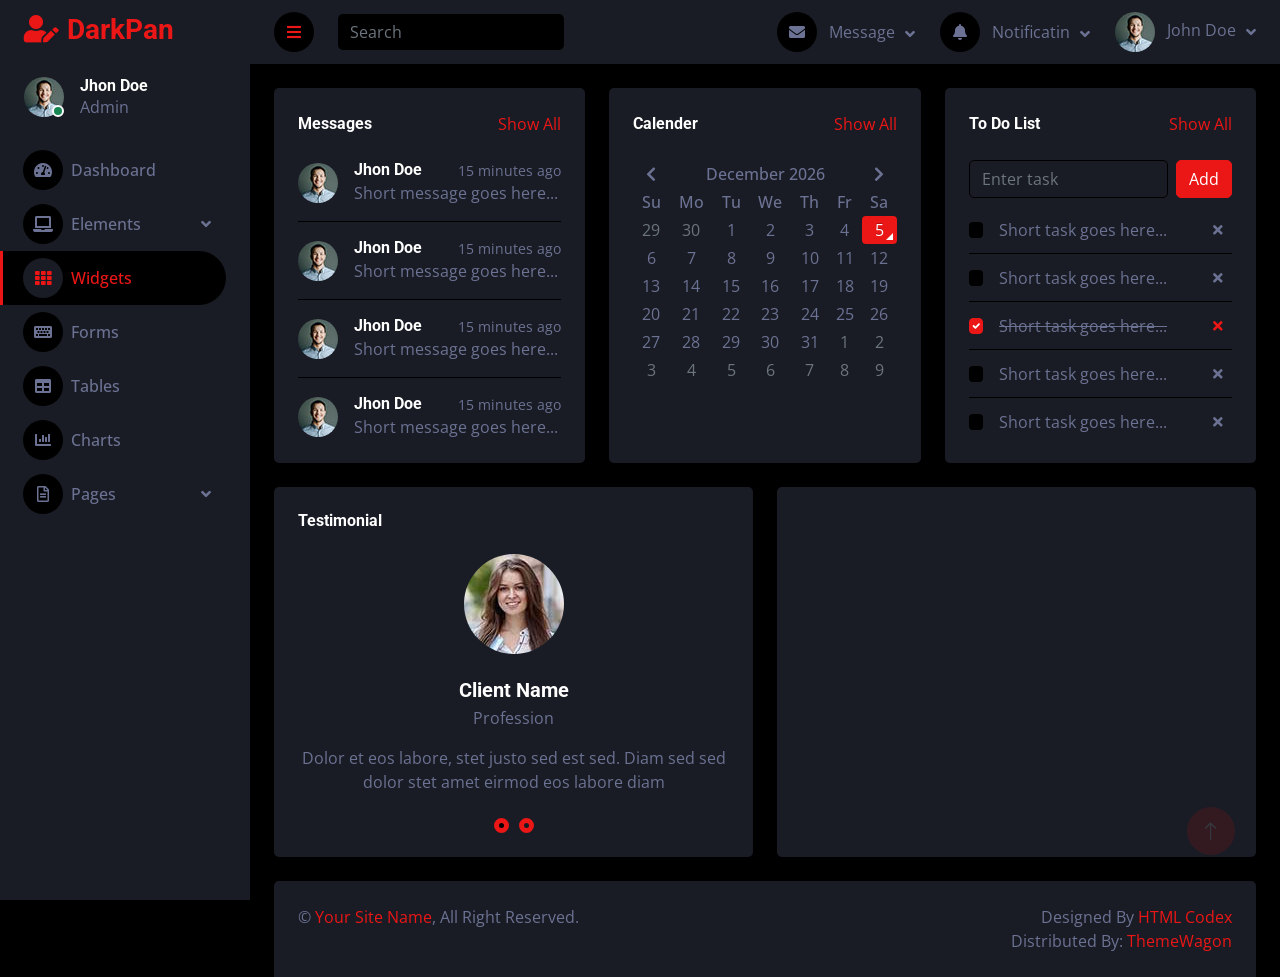
<file: 12widget.html>
<!DOCTYPE html>
<html lang="en">

<head>
    <meta charset="utf-8">
    <title>DarkPan - Bootstrap 5 Admin Template</title>
    <meta content="width=device-width, initial-scale=1.0" name="viewport">
    <meta content="" name="keywords">
    <meta content="" name="description">

    <!-- Favicon -->
    <link href="img/favicon.ico" rel="icon">

    <!-- Google Web Fonts -->
    <link rel="preconnect" href="https://fonts.googleapis.com">
    <link rel="preconnect" href="https://fonts.gstatic.com" crossorigin>
    <link href="https://fonts.googleapis.com/css2?family=Open+Sans:wght@400;600&family=Roboto:wght@500;700&display=swap" rel="stylesheet"> 
    
    <!-- Icon Font Stylesheet -->
    <link href="https://cdnjs.cloudflare.com/ajax/libs/font-awesome/5.10.0/css/all.min.css" rel="stylesheet">
    <link href="https://cdn.jsdelivr.net/npm/bootstrap-icons@1.4.1/font/bootstrap-icons.css" rel="stylesheet">

    <!-- Libraries Stylesheet -->
    <link href="lib/owlcarousel/assets/owl.carousel.min.css" rel="stylesheet">
    <link href="lib/tempusdominus/css/tempusdominus-bootstrap-4.min.css" rel="stylesheet" />

    <!-- Customized Bootstrap Stylesheet -->
    <link href="css/bootstrap.min.css" rel="stylesheet">

    <!-- Template Stylesheet -->
    <link href="css/style.css" rel="stylesheet">
</head>

<body>
    <div class="container-fluid position-relative d-flex p-0">
        <!-- Spinner Start -->
        <div id="spinner" class="show bg-dark position-fixed translate-middle w-100 vh-100 top-50 start-50 d-flex align-items-center justify-content-center">
            <div class="spinner-border text-primary" style="width: 3rem; height: 3rem;" role="status">
                <span class="sr-only">Loading...</span>
            </div>
        </div>
        <!-- Spinner End -->


        <!-- Sidebar Start -->
        <div class="sidebar pe-4 pb-3">
            <nav class="navbar bg-secondary navbar-dark">
                <a href="index.html" class="navbar-brand mx-4 mb-3">
                    <h3 class="text-primary"><i class="fa fa-user-edit me-2"></i>DarkPan</h3>
                </a>
                <div class="d-flex align-items-center ms-4 mb-4">
                    <div class="position-relative">
                        <img class="rounded-circle" src="img/user.jpg" alt="" style="width: 40px; height: 40px;">
                        <div class="bg-success rounded-circle border border-2 border-white position-absolute end-0 bottom-0 p-1"></div>
                    </div>
                    <div class="ms-3">
                        <h6 class="mb-0">Jhon Doe</h6>
                        <span>Admin</span>
                    </div>
                </div>
                <div class="navbar-nav w-100">
                    <a href="index.html" class="nav-item nav-link"><i class="fa fa-tachometer-alt me-2"></i>Dashboard</a>
                    <div class="nav-item dropdown">
                        <a href="#" class="nav-link dropdown-toggle" data-bs-toggle="dropdown"><i class="fa fa-laptop me-2"></i>Elements</a>
                        <div class="dropdown-menu bg-transparent border-0">
                            <a href="button.html" class="dropdown-item">Buttons</a>
                            <a href="typography.html" class="dropdown-item">Typography</a>
                            <a href="element.html" class="dropdown-item">Other Elements</a>
                        </div>
                    </div>
                    <a href="widget.html" class="nav-item nav-link active"><i class="fa fa-th me-2"></i>Widgets</a>
                    <a href="form.html" class="nav-item nav-link"><i class="fa fa-keyboard me-2"></i>Forms</a>
                    <a href="table.html" class="nav-item nav-link"><i class="fa fa-table me-2"></i>Tables</a>
                    <a href="chart.html" class="nav-item nav-link"><i class="fa fa-chart-bar me-2"></i>Charts</a>
                    <div class="nav-item dropdown">
                        <a href="#" class="nav-link dropdown-toggle" data-bs-toggle="dropdown"><i class="far fa-file-alt me-2"></i>Pages</a>
                        <div class="dropdown-menu bg-transparent border-0">
                            <a href="signin.html" class="dropdown-item">Sign In</a>
                            <a href="signup.html" class="dropdown-item">Sign Up</a>
                            <a href="404.html" class="dropdown-item">404 Error</a>
                            <a href="blank.html" class="dropdown-item">Blank Page</a>
                        </div>
                    </div>
                </div>
            </nav>
        </div>
        <!-- Sidebar End -->


        <!-- Content Start -->
        <div class="content">
            <!-- Navbar Start -->
            <nav class="navbar navbar-expand bg-secondary navbar-dark sticky-top px-4 py-0">
                <a href="index.html" class="navbar-brand d-flex d-lg-none me-4">
                    <h2 class="text-primary mb-0"><i class="fa fa-user-edit"></i></h2>
                </a>
                <a href="#" class="sidebar-toggler flex-shrink-0">
                    <i class="fa fa-bars"></i>
                </a>
                <form class="d-none d-md-flex ms-4">
                    <input class="form-control bg-dark border-0" type="search" placeholder="Search">
                </form>
                <div class="navbar-nav align-items-center ms-auto">
                    <div class="nav-item dropdown">
                        <a href="#" class="nav-link dropdown-toggle" data-bs-toggle="dropdown">
                            <i class="fa fa-envelope me-lg-2"></i>
                            <span class="d-none d-lg-inline-flex">Message</span>
                        </a>
                        <div class="dropdown-menu dropdown-menu-end bg-secondary border-0 rounded-0 rounded-bottom m-0">
                            <a href="#" class="dropdown-item">
                                <div class="d-flex align-items-center">
                                    <img class="rounded-circle" src="img/user.jpg" alt="" style="width: 40px; height: 40px;">
                                    <div class="ms-2">
                                        <h6 class="fw-normal mb-0">Jhon send you a message</h6>
                                        <small>15 minutes ago</small>
                                    </div>
                                </div>
                            </a>
                            <hr class="dropdown-divider">
                            <a href="#" class="dropdown-item">
                                <div class="d-flex align-items-center">
                                    <img class="rounded-circle" src="img/user.jpg" alt="" style="width: 40px; height: 40px;">
                                    <div class="ms-2">
                                        <h6 class="fw-normal mb-0">Jhon send you a message</h6>
                                        <small>15 minutes ago</small>
                                    </div>
                                </div>
                            </a>
                            <hr class="dropdown-divider">
                            <a href="#" class="dropdown-item">
                                <div class="d-flex align-items-center">
                                    <img class="rounded-circle" src="img/user.jpg" alt="" style="width: 40px; height: 40px;">
                                    <div class="ms-2">
                                        <h6 class="fw-normal mb-0">Jhon send you a message</h6>
                                        <small>15 minutes ago</small>
                                    </div>
                                </div>
                            </a>
                            <hr class="dropdown-divider">
                            <a href="#" class="dropdown-item text-center">See all message</a>
                        </div>
                    </div>
                    <div class="nav-item dropdown">
                        <a href="#" class="nav-link dropdown-toggle" data-bs-toggle="dropdown">
                            <i class="fa fa-bell me-lg-2"></i>
                            <span class="d-none d-lg-inline-flex">Notificatin</span>
                        </a>
                        <div class="dropdown-menu dropdown-menu-end bg-secondary border-0 rounded-0 rounded-bottom m-0">
                            <a href="#" class="dropdown-item">
                                <h6 class="fw-normal mb-0">Profile updated</h6>
                                <small>15 minutes ago</small>
                            </a>
                            <hr class="dropdown-divider">
                            <a href="#" class="dropdown-item">
                                <h6 class="fw-normal mb-0">New user added</h6>
                                <small>15 minutes ago</small>
                            </a>
                            <hr class="dropdown-divider">
                            <a href="#" class="dropdown-item">
                                <h6 class="fw-normal mb-0">Password changed</h6>
                                <small>15 minutes ago</small>
                            </a>
                            <hr class="dropdown-divider">
                            <a href="#" class="dropdown-item text-center">See all notifications</a>
                        </div>
                    </div>
                    <div class="nav-item dropdown">
                        <a href="#" class="nav-link dropdown-toggle" data-bs-toggle="dropdown">
                            <img class="rounded-circle me-lg-2" src="img/user.jpg" alt="" style="width: 40px; height: 40px;">
                            <span class="d-none d-lg-inline-flex">John Doe</span>
                        </a>
                        <div class="dropdown-menu dropdown-menu-end bg-secondary border-0 rounded-0 rounded-bottom m-0">
                            <a href="#" class="dropdown-item">My Profile</a>
                            <a href="#" class="dropdown-item">Settings</a>
                            <a href="#" class="dropdown-item">Log Out</a>
                        </div>
                    </div>
                </div>
            </nav>
            <!-- Navbar End -->


            <!-- Widget Start -->
            <div class="container-fluid pt-4 px-4">
                <div class="row g-4">
                    <div class="col-sm-12 col-md-6 col-xl-4">
                        <div class="h-100 bg-secondary rounded p-4">
                            <div class="d-flex align-items-center justify-content-between mb-2">
                                <h6 class="mb-0">Messages</h6>
                                <a href="">Show All</a>
                            </div>
                            <div class="d-flex align-items-center border-bottom py-3">
                                <img class="rounded-circle flex-shrink-0" src="img/user.jpg" alt="" style="width: 40px; height: 40px;">
                                <div class="w-100 ms-3">
                                    <div class="d-flex w-100 justify-content-between">
                                        <h6 class="mb-0">Jhon Doe</h6>
                                        <small>15 minutes ago</small>
                                    </div>
                                    <span>Short message goes here...</span>
                                </div>
                            </div>
                            <div class="d-flex align-items-center border-bottom py-3">
                                <img class="rounded-circle flex-shrink-0" src="img/user.jpg" alt="" style="width: 40px; height: 40px;">
                                <div class="w-100 ms-3">
                                    <div class="d-flex w-100 justify-content-between">
                                        <h6 class="mb-0">Jhon Doe</h6>
                                        <small>15 minutes ago</small>
                                    </div>
                                    <span>Short message goes here...</span>
                                </div>
                            </div>
                            <div class="d-flex align-items-center border-bottom py-3">
                                <img class="rounded-circle flex-shrink-0" src="img/user.jpg" alt="" style="width: 40px; height: 40px;">
                                <div class="w-100 ms-3">
                                    <div class="d-flex w-100 justify-content-between">
                                        <h6 class="mb-0">Jhon Doe</h6>
                                        <small>15 minutes ago</small>
                                    </div>
                                    <span>Short message goes here...</span>
                                </div>
                            </div>
                            <div class="d-flex align-items-center pt-3">
                                <img class="rounded-circle flex-shrink-0" src="img/user.jpg" alt="" style="width: 40px; height: 40px;">
                                <div class="w-100 ms-3">
                                    <div class="d-flex w-100 justify-content-between">
                                        <h6 class="mb-0">Jhon Doe</h6>
                                        <small>15 minutes ago</small>
                                    </div>
                                    <span>Short message goes here...</span>
                                </div>
                            </div>
                        </div>
                    </div>
                    <div class="col-sm-12 col-md-6 col-xl-4">
                        <div class="h-100 bg-secondary rounded p-4">
                            <div class="d-flex align-items-center justify-content-between mb-4">
                                <h6 class="mb-0">Calender</h6>
                                <a href="">Show All</a>
                            </div>
                            <div id="calender"></div>
                        </div>
                    </div>
                    <div class="col-sm-12 col-md-6 col-xl-4">
                        <div class="h-100 bg-secondary rounded p-4">
                            <div class="d-flex align-items-center justify-content-between mb-4">
                                <h6 class="mb-0">To Do List</h6>
                                <a href="">Show All</a>
                            </div>
                            <div class="d-flex mb-2">
                                <input class="form-control bg-transparent" type="text" placeholder="Enter task">
                                <button type="button" class="btn btn-primary ms-2">Add</button>
                            </div>
                            <div class="d-flex align-items-center border-bottom py-2">
                                <input class="form-check-input m-0" type="checkbox">
                                <div class="w-100 ms-3">
                                    <div class="d-flex w-100 align-items-center justify-content-between">
                                        <span>Short task goes here...</span>
                                        <button class="btn btn-sm"><i class="fa fa-times"></i></button>
                                    </div>
                                </div>
                            </div>
                            <div class="d-flex align-items-center border-bottom py-2">
                                <input class="form-check-input m-0" type="checkbox">
                                <div class="w-100 ms-3">
                                    <div class="d-flex w-100 align-items-center justify-content-between">
                                        <span>Short task goes here...</span>
                                        <button class="btn btn-sm"><i class="fa fa-times"></i></button>
                                    </div>
                                </div>
                            </div>
                            <div class="d-flex align-items-center border-bottom py-2">
                                <input class="form-check-input m-0" type="checkbox" checked>
                                <div class="w-100 ms-3">
                                    <div class="d-flex w-100 align-items-center justify-content-between">
                                        <span><del>Short task goes here...</del></span>
                                        <button class="btn btn-sm text-primary"><i class="fa fa-times"></i></button>
                                    </div>
                                </div>
                            </div>
                            <div class="d-flex align-items-center border-bottom py-2">
                                <input class="form-check-input m-0" type="checkbox">
                                <div class="w-100 ms-3">
                                    <div class="d-flex w-100 align-items-center justify-content-between">
                                        <span>Short task goes here...</span>
                                        <button class="btn btn-sm"><i class="fa fa-times"></i></button>
                                    </div>
                                </div>
                            </div>
                            <div class="d-flex align-items-center pt-2">
                                <input class="form-check-input m-0" type="checkbox">
                                <div class="w-100 ms-3">
                                    <div class="d-flex w-100 align-items-center justify-content-between">
                                        <span>Short task goes here...</span>
                                        <button class="btn btn-sm"><i class="fa fa-times"></i></button>
                                    </div>
                                </div>
                            </div>
                        </div>
                    </div>
                    <div class="col-sm-12 col-xl-6">
                        <div class="bg-secondary rounded h-100 p-4">
                            <h6 class="mb-4">Testimonial</h6>
                            <div class="owl-carousel testimonial-carousel">
                                <div class="testimonial-item text-center">
                                    <img class="img-fluid rounded-circle mx-auto mb-4" src="img/testimonial-1.jpg" style="width: 100px; height: 100px;">
                                    <h5 class="mb-1">Client Name</h5>
                                    <p>Profession</p>
                                    <p class="mb-0">Dolor et eos labore, stet justo sed est sed. Diam sed sed dolor stet amet eirmod eos labore diam</p>
                                </div>
                                <div class="testimonial-item text-center">
                                    <img class="img-fluid rounded-circle mx-auto mb-4" src="img/testimonial-2.jpg" style="width: 100px; height: 100px;">
                                    <h5 class="mb-1">Client Name</h5>
                                    <p>Profession</p>
                                    <p class="mb-0">Dolor et eos labore, stet justo sed est sed. Diam sed sed dolor stet amet eirmod eos labore diam</p>
                                </div>
                            </div>
                        </div>
                    </div>
                    <div class="col-sm-12 col-xl-6">
                        <div class="bg-secondary rounded h-100 p-4">
                            <iframe class="position-relative rounded w-100 h-100"
                            src="https://www.google.com/maps/embed?pb=!1m18!1m12!1m3!1d3001156.4288297426!2d-78.01371936852176!3d42.72876761954724!2m3!1f0!2f0!3f0!3m2!1i1024!2i768!4f13.1!3m3!1m2!1s0x4ccc4bf0f123a5a9%3A0xddcfc6c1de189567!2sNew%20York%2C%20USA!5e0!3m2!1sen!2sbd!4v1603794290143!5m2!1sen!2sbd"
                            frameborder="0" allowfullscreen="" aria-hidden="false"
                            tabindex="0" style="filter: grayscale(100%) invert(92%) contrast(83%); border: 0;"></iframe>
                        </div>
                    </div>
                </div>
            </div>
            <!-- Widget End -->


            <!-- Footer Start -->
            <div class="container-fluid pt-4 px-4">
                <div class="bg-secondary rounded-top p-4">
                    <div class="row">
                        <div class="col-12 col-sm-6 text-center text-sm-start">
                            &copy; <a href="#">Your Site Name</a>, All Right Reserved. 
                        </div>
                        <div class="col-12 col-sm-6 text-center text-sm-end">
                            <!--/*** This template is free as long as you keep the footer author’s credit link/attribution link/backlink. If you'd like to use the template without the footer author’s credit link/attribution link/backlink, you can purchase the Credit Removal License from "https://htmlcodex.com/credit-removal". Thank you for your support. ***/-->
                            Designed By <a href="https://htmlcodex.com">HTML Codex</a>
                            <br>Distributed By: <a href="https://themewagon.com" target="_blank">ThemeWagon</a>
                        </div>
                    </div>
                </div>
            </div>
            <!-- Footer End -->
        </div>
        <!-- Content End -->


        <!-- Back to Top -->
        <a href="#" class="btn btn-lg btn-primary btn-lg-square back-to-top"><i class="bi bi-arrow-up"></i></a>
    </div>

    <!-- JavaScript Libraries -->
    <script src="https://code.jquery.com/jquery-3.4.1.min.js"></script>
    <script src="https://cdn.jsdelivr.net/npm/bootstrap@5.0.0/dist/js/bootstrap.bundle.min.js"></script>
    <script src="lib/chart/chart.min.js"></script>
    <script src="lib/easing/easing.min.js"></script>
    <script src="lib/waypoints/waypoints.min.js"></script>
    <script src="lib/owlcarousel/owl.carousel.min.js"></script>
    <script src="lib/tempusdominus/js/moment.min.js"></script>
    <script src="lib/tempusdominus/js/moment-timezone.min.js"></script>
    <script src="lib/tempusdominus/js/tempusdominus-bootstrap-4.min.js"></script>

    <!-- Template Javascript -->
    <script src="js/main.js"></script>
</body>

</html>
</file>
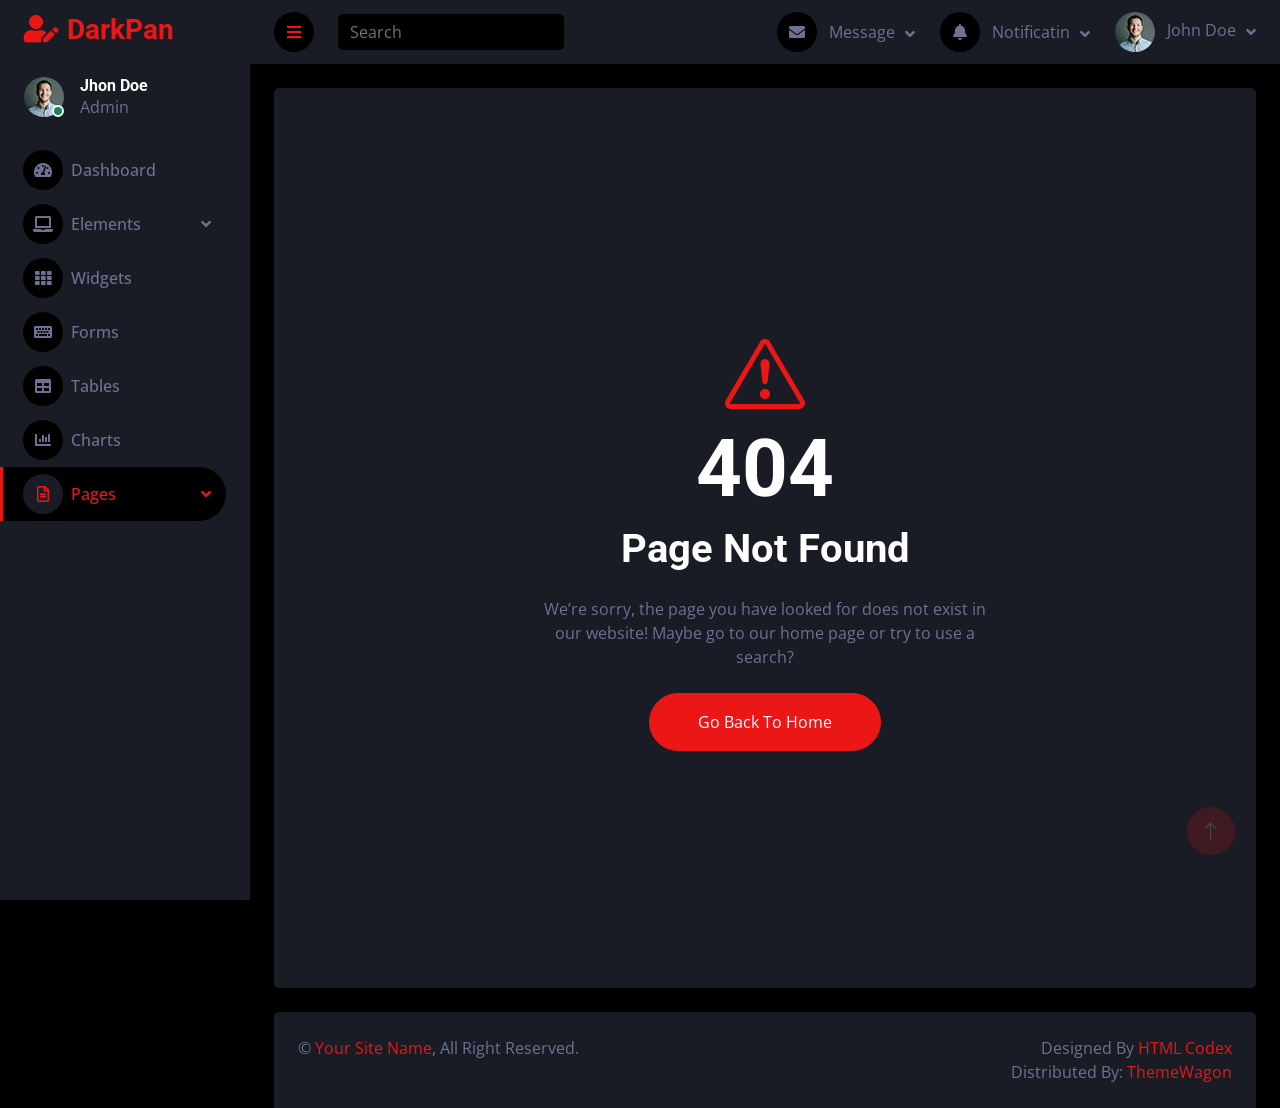
<file: 140.html>
<!DOCTYPE html>
<html lang="en">

<head>
    <meta charset="utf-8">
    <title>DarkPan - Bootstrap 5 Admin Template</title>
    <meta content="width=device-width, initial-scale=1.0" name="viewport">
    <meta content="" name="keywords">
    <meta content="" name="description">

    <!-- Favicon -->
    <link href="img/favicon.ico" rel="icon">

    <!-- Google Web Fonts -->
    <link rel="preconnect" href="https://fonts.googleapis.com">
    <link rel="preconnect" href="https://fonts.gstatic.com" crossorigin>
    <link href="https://fonts.googleapis.com/css2?family=Open+Sans:wght@400;600&family=Roboto:wght@500;700&display=swap" rel="stylesheet"> 
    
    <!-- Icon Font Stylesheet -->
    <link href="https://cdnjs.cloudflare.com/ajax/libs/font-awesome/5.10.0/css/all.min.css" rel="stylesheet">
    <link href="https://cdn.jsdelivr.net/npm/bootstrap-icons@1.4.1/font/bootstrap-icons.css" rel="stylesheet">

    <!-- Libraries Stylesheet -->
    <link href="lib/owlcarousel/assets/owl.carousel.min.css" rel="stylesheet">
    <link href="lib/tempusdominus/css/tempusdominus-bootstrap-4.min.css" rel="stylesheet" />

    <!-- Customized Bootstrap Stylesheet -->
    <link href="css/bootstrap.min.css" rel="stylesheet">

    <!-- Template Stylesheet -->
    <link href="css/style.css" rel="stylesheet">
</head>

<body>
    <div class="container-fluid position-relative d-flex p-0">
        <!-- Spinner Start -->
        <div id="spinner" class="show bg-dark position-fixed translate-middle w-100 vh-100 top-50 start-50 d-flex align-items-center justify-content-center">
            <div class="spinner-border text-primary" style="width: 3rem; height: 3rem;" role="status">
                <span class="sr-only">Loading...</span>
            </div>
        </div>
        <!-- Spinner End -->


        <!-- Sidebar Start -->
        <div class="sidebar pe-4 pb-3">
            <nav class="navbar bg-secondary navbar-dark">
                <a href="index.html" class="navbar-brand mx-4 mb-3">
                    <h3 class="text-primary"><i class="fa fa-user-edit me-2"></i>DarkPan</h3>
                </a>
                <div class="d-flex align-items-center ms-4 mb-4">
                    <div class="position-relative">
                        <img class="rounded-circle" src="img/user.jpg" alt="" style="width: 40px; height: 40px;">
                        <div class="bg-success rounded-circle border border-2 border-white position-absolute end-0 bottom-0 p-1"></div>
                    </div>
                    <div class="ms-3">
                        <h6 class="mb-0">Jhon Doe</h6>
                        <span>Admin</span>
                    </div>
                </div>
                <div class="navbar-nav w-100">
                    <a href="index.html" class="nav-item nav-link"><i class="fa fa-tachometer-alt me-2"></i>Dashboard</a>
                    <div class="nav-item dropdown">
                        <a href="#" class="nav-link dropdown-toggle" data-bs-toggle="dropdown"><i class="fa fa-laptop me-2"></i>Elements</a>
                        <div class="dropdown-menu bg-transparent border-0">
                            <a href="button.html" class="dropdown-item">Buttons</a>
                            <a href="typography.html" class="dropdown-item">Typography</a>
                            <a href="element.html" class="dropdown-item">Other Elements</a>
                        </div>
                    </div>
                    <a href="widget.html" class="nav-item nav-link"><i class="fa fa-th me-2"></i>Widgets</a>
                    <a href="form.html" class="nav-item nav-link"><i class="fa fa-keyboard me-2"></i>Forms</a>
                    <a href="table.html" class="nav-item nav-link"><i class="fa fa-table me-2"></i>Tables</a>
                    <a href="chart.html" class="nav-item nav-link"><i class="fa fa-chart-bar me-2"></i>Charts</a>
                    <div class="nav-item dropdown">
                        <a href="#" class="nav-link dropdown-toggle active" data-bs-toggle="dropdown"><i class="far fa-file-alt me-2"></i>Pages</a>
                        <div class="dropdown-menu bg-transparent border-0">
                            <a href="signin.html" class="dropdown-item">Sign In</a>
                            <a href="signup.html" class="dropdown-item">Sign Up</a>
                            <a href="404.html" class="dropdown-item active">404 Error</a>
                            <a href="blank.html" class="dropdown-item">Blank Page</a>
                        </div>
                    </div>
                </div>
            </nav>
        </div>
        <!-- Sidebar End -->


        <!-- Content Start -->
        <div class="content">
            <!-- Navbar Start -->
            <nav class="navbar navbar-expand bg-secondary navbar-dark sticky-top px-4 py-0">
                <a href="index.html" class="navbar-brand d-flex d-lg-none me-4">
                    <h2 class="text-primary mb-0"><i class="fa fa-user-edit"></i></h2>
                </a>
                <a href="#" class="sidebar-toggler flex-shrink-0">
                    <i class="fa fa-bars"></i>
                </a>
                <form class="d-none d-md-flex ms-4">
                    <input class="form-control bg-dark border-0" type="search" placeholder="Search">
                </form>
                <div class="navbar-nav align-items-center ms-auto">
                    <div class="nav-item dropdown">
                        <a href="#" class="nav-link dropdown-toggle" data-bs-toggle="dropdown">
                            <i class="fa fa-envelope me-lg-2"></i>
                            <span class="d-none d-lg-inline-flex">Message</span>
                        </a>
                        <div class="dropdown-menu dropdown-menu-end bg-secondary border-0 rounded-0 rounded-bottom m-0">
                            <a href="#" class="dropdown-item">
                                <div class="d-flex align-items-center">
                                    <img class="rounded-circle" src="img/user.jpg" alt="" style="width: 40px; height: 40px;">
                                    <div class="ms-2">
                                        <h6 class="fw-normal mb-0">Jhon send you a message</h6>
                                        <small>15 minutes ago</small>
                                    </div>
                                </div>
                            </a>
                            <hr class="dropdown-divider">
                            <a href="#" class="dropdown-item">
                                <div class="d-flex align-items-center">
                                    <img class="rounded-circle" src="img/user.jpg" alt="" style="width: 40px; height: 40px;">
                                    <div class="ms-2">
                                        <h6 class="fw-normal mb-0">Jhon send you a message</h6>
                                        <small>15 minutes ago</small>
                                    </div>
                                </div>
                            </a>
                            <hr class="dropdown-divider">
                            <a href="#" class="dropdown-item">
                                <div class="d-flex align-items-center">
                                    <img class="rounded-circle" src="img/user.jpg" alt="" style="width: 40px; height: 40px;">
                                    <div class="ms-2">
                                        <h6 class="fw-normal mb-0">Jhon send you a message</h6>
                                        <small>15 minutes ago</small>
                                    </div>
                                </div>
                            </a>
                            <hr class="dropdown-divider">
                            <a href="#" class="dropdown-item text-center">See all message</a>
                        </div>
                    </div>
                    <div class="nav-item dropdown">
                        <a href="#" class="nav-link dropdown-toggle" data-bs-toggle="dropdown">
                            <i class="fa fa-bell me-lg-2"></i>
                            <span class="d-none d-lg-inline-flex">Notificatin</span>
                        </a>
                        <div class="dropdown-menu dropdown-menu-end bg-secondary border-0 rounded-0 rounded-bottom m-0">
                            <a href="#" class="dropdown-item">
                                <h6 class="fw-normal mb-0">Profile updated</h6>
                                <small>15 minutes ago</small>
                            </a>
                            <hr class="dropdown-divider">
                            <a href="#" class="dropdown-item">
                                <h6 class="fw-normal mb-0">New user added</h6>
                                <small>15 minutes ago</small>
                            </a>
                            <hr class="dropdown-divider">
                            <a href="#" class="dropdown-item">
                                <h6 class="fw-normal mb-0">Password changed</h6>
                                <small>15 minutes ago</small>
                            </a>
                            <hr class="dropdown-divider">
                            <a href="#" class="dropdown-item text-center">See all notifications</a>
                        </div>
                    </div>
                    <div class="nav-item dropdown">
                        <a href="#" class="nav-link dropdown-toggle" data-bs-toggle="dropdown">
                            <img class="rounded-circle me-lg-2" src="img/user.jpg" alt="" style="width: 40px; height: 40px;">
                            <span class="d-none d-lg-inline-flex">John Doe</span>
                        </a>
                        <div class="dropdown-menu dropdown-menu-end bg-secondary border-0 rounded-0 rounded-bottom m-0">
                            <a href="#" class="dropdown-item">My Profile</a>
                            <a href="#" class="dropdown-item">Settings</a>
                            <a href="#" class="dropdown-item">Log Out</a>
                        </div>
                    </div>
                </div>
            </nav>
            <!-- Navbar End -->


            <!-- 404 Start -->
            <div class="container-fluid pt-4 px-4">
                <div class="row vh-100 bg-secondary rounded align-items-center justify-content-center mx-0">
                    <div class="col-md-6 text-center p-4">
                        <i class="bi bi-exclamation-triangle display-1 text-primary"></i>
                        <h1 class="display-1 fw-bold">404</h1>
                        <h1 class="mb-4">Page Not Found</h1>
                        <p class="mb-4">We’re sorry, the page you have looked for does not exist in our website!
                            Maybe go to our home page or try to use a search?</p>
                        <a class="btn btn-primary rounded-pill py-3 px-5" href="">Go Back To Home</a>
                    </div>
                </div>
            </div>
            <!-- 404 End -->


            <!-- Footer Start -->
            <div class="container-fluid pt-4 px-4">
                <div class="bg-secondary rounded-top p-4">
                    <div class="row">
                        <div class="col-12 col-sm-6 text-center text-sm-start">
                            &copy; <a href="#">Your Site Name</a>, All Right Reserved. 
                        </div>
                        <div class="col-12 col-sm-6 text-center text-sm-end">
                            <!--/*** This template is free as long as you keep the footer author’s credit link/attribution link/backlink. If you'd like to use the template without the footer author’s credit link/attribution link/backlink, you can purchase the Credit Removal License from "https://htmlcodex.com/credit-removal". Thank you for your support. ***/-->
                            Designed By <a href="https://htmlcodex.com">HTML Codex</a>
                            <br>Distributed By: <a href="https://themewagon.com" target="_blank">ThemeWagon</a>
                        </div>
                    </div>
                </div>
            </div>
            <!-- Footer End -->
        </div>
        <!-- Content End -->


        <!-- Back to Top -->
        <a href="#" class="btn btn-lg btn-primary btn-lg-square back-to-top"><i class="bi bi-arrow-up"></i></a>
    </div>

    <!-- JavaScript Libraries -->
    <script src="https://code.jquery.com/jquery-3.4.1.min.js"></script>
    <script src="https://cdn.jsdelivr.net/npm/bootstrap@5.0.0/dist/js/bootstrap.bundle.min.js"></script>
    <script src="lib/chart/chart.min.js"></script>
    <script src="lib/easing/easing.min.js"></script>
    <script src="lib/waypoints/waypoints.min.js"></script>
    <script src="lib/owlcarousel/owl.carousel.min.js"></script>
    <script src="lib/tempusdominus/js/moment.min.js"></script>
    <script src="lib/tempusdominus/js/moment-timezone.min.js"></script>
    <script src="lib/tempusdominus/js/tempusdominus-bootstrap-4.min.js"></script>

    <!-- Template Javascript -->
    <script src="js/main.js"></script>
</body>

</html>
</file>
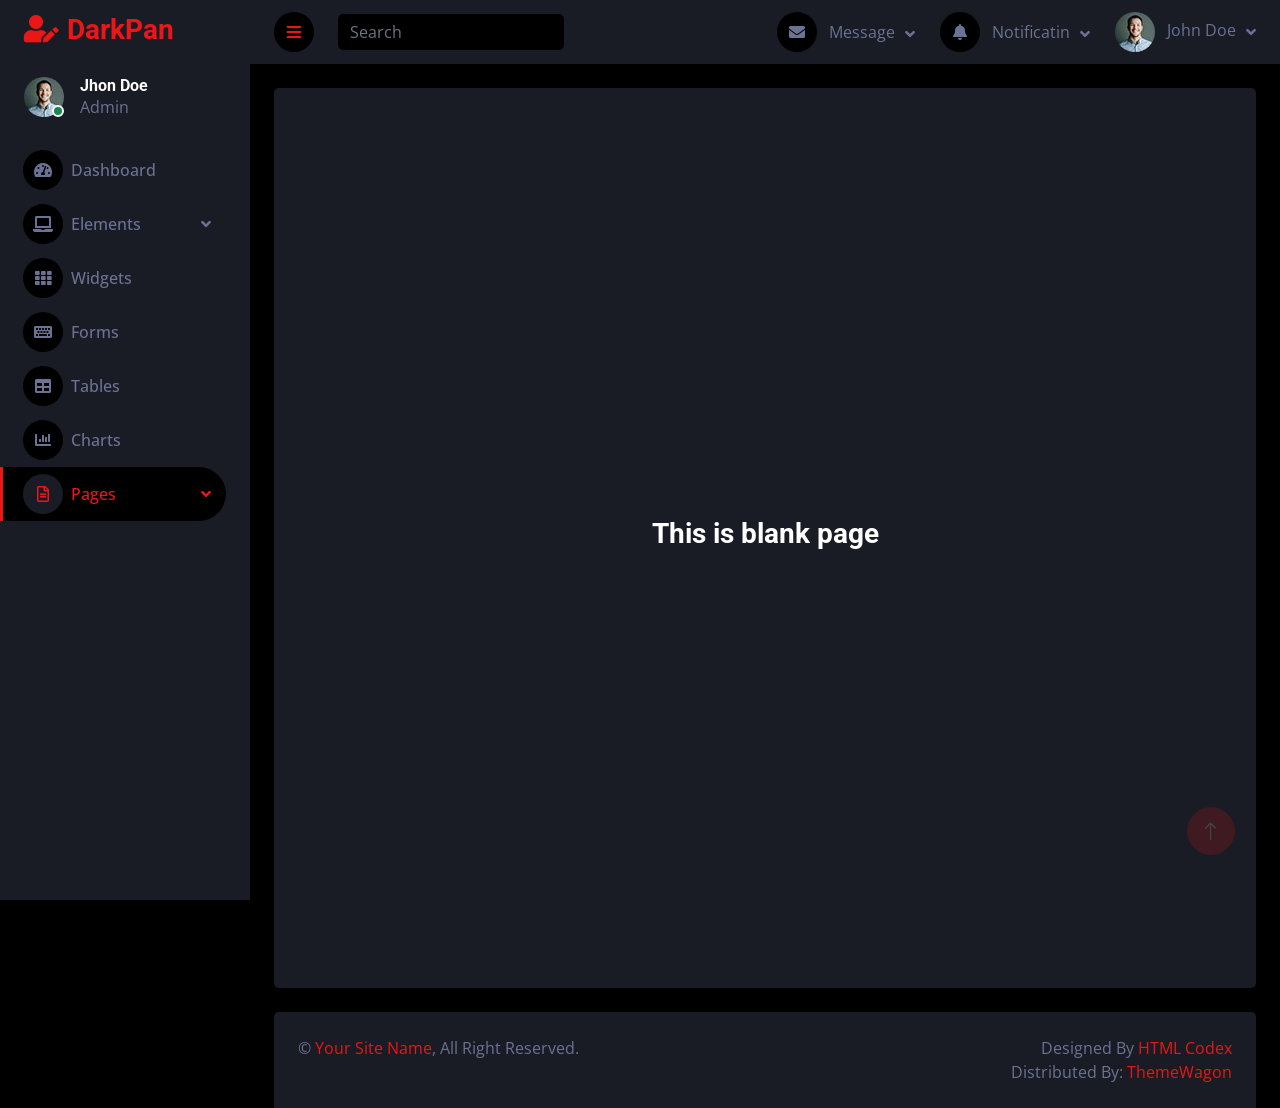
<file: 2blank.html>
<!DOCTYPE html>
<html lang="en">

<head>
    <meta charset="utf-8">
    <title>DarkPan - Bootstrap 5 Admin Template</title>
    <meta content="width=device-width, initial-scale=1.0" name="viewport">
    <meta content="" name="keywords">
    <meta content="" name="description">

    <!-- Favicon -->
    <link href="img/favicon.ico" rel="icon">

    <!-- Google Web Fonts -->
    <link rel="preconnect" href="https://fonts.googleapis.com">
    <link rel="preconnect" href="https://fonts.gstatic.com" crossorigin>
    <link href="https://fonts.googleapis.com/css2?family=Open+Sans:wght@400;600&family=Roboto:wght@500;700&display=swap" rel="stylesheet"> 
    
    <!-- Icon Font Stylesheet -->
    <link href="https://cdnjs.cloudflare.com/ajax/libs/font-awesome/5.10.0/css/all.min.css" rel="stylesheet">
    <link href="https://cdn.jsdelivr.net/npm/bootstrap-icons@1.4.1/font/bootstrap-icons.css" rel="stylesheet">

    <!-- Libraries Stylesheet -->
    <link href="lib/owlcarousel/assets/owl.carousel.min.css" rel="stylesheet">
    <link href="lib/tempusdominus/css/tempusdominus-bootstrap-4.min.css" rel="stylesheet" />

    <!-- Customized Bootstrap Stylesheet -->
    <link href="css/bootstrap.min.css" rel="stylesheet">

    <!-- Template Stylesheet -->
    <link href="css/style.css" rel="stylesheet">
</head>

<body>
    <div class="container-fluid position-relative d-flex p-0">
        <!-- Spinner Start -->
        <div id="spinner" class="show bg-dark position-fixed translate-middle w-100 vh-100 top-50 start-50 d-flex align-items-center justify-content-center">
            <div class="spinner-border text-primary" style="width: 3rem; height: 3rem;" role="status">
                <span class="sr-only">Loading...</span>
            </div>
        </div>
        <!-- Spinner End -->


        <!-- Sidebar Start -->
        <div class="sidebar pe-4 pb-3">
            <nav class="navbar bg-secondary navbar-dark">
                <a href="index.html" class="navbar-brand mx-4 mb-3">
                    <h3 class="text-primary"><i class="fa fa-user-edit me-2"></i>DarkPan</h3>
                </a>
                <div class="d-flex align-items-center ms-4 mb-4">
                    <div class="position-relative">
                        <img class="rounded-circle" src="img/user.jpg" alt="" style="width: 40px; height: 40px;">
                        <div class="bg-success rounded-circle border border-2 border-white position-absolute end-0 bottom-0 p-1"></div>
                    </div>
                    <div class="ms-3">
                        <h6 class="mb-0">Jhon Doe</h6>
                        <span>Admin</span>
                    </div>
                </div>
                <div class="navbar-nav w-100">
                    <a href="index.html" class="nav-item nav-link"><i class="fa fa-tachometer-alt me-2"></i>Dashboard</a>
                    <div class="nav-item dropdown">
                        <a href="#" class="nav-link dropdown-toggle" data-bs-toggle="dropdown"><i class="fa fa-laptop me-2"></i>Elements</a>
                        <div class="dropdown-menu bg-transparent border-0">
                            <a href="button.html" class="dropdown-item">Buttons</a>
                            <a href="typography.html" class="dropdown-item">Typography</a>
                            <a href="element.html" class="dropdown-item">Other Elements</a>
                        </div>
                    </div>
                    <a href="widget.html" class="nav-item nav-link"><i class="fa fa-th me-2"></i>Widgets</a>
                    <a href="form.html" class="nav-item nav-link"><i class="fa fa-keyboard me-2"></i>Forms</a>
                    <a href="table.html" class="nav-item nav-link"><i class="fa fa-table me-2"></i>Tables</a>
                    <a href="chart.html" class="nav-item nav-link"><i class="fa fa-chart-bar me-2"></i>Charts</a>
                    <div class="nav-item dropdown">
                        <a href="#" class="nav-link dropdown-toggle active" data-bs-toggle="dropdown"><i class="far fa-file-alt me-2"></i>Pages</a>
                        <div class="dropdown-menu bg-transparent border-0">
                            <a href="signin.html" class="dropdown-item">Sign In</a>
                            <a href="signup.html" class="dropdown-item">Sign Up</a>
                            <a href="404.html" class="dropdown-item">404 Error</a>
                            <a href="blank.html" class="dropdown-item active">Blank Page</a>
                        </div>
                    </div>
                </div>
            </nav>
        </div>
        <!-- Sidebar End -->


        <!-- Content Start -->
        <div class="content">
            <!-- Navbar Start -->
            <nav class="navbar navbar-expand bg-secondary navbar-dark sticky-top px-4 py-0">
                <a href="index.html" class="navbar-brand d-flex d-lg-none me-4">
                    <h2 class="text-primary mb-0"><i class="fa fa-user-edit"></i></h2>
                </a>
                <a href="#" class="sidebar-toggler flex-shrink-0">
                    <i class="fa fa-bars"></i>
                </a>
                <form class="d-none d-md-flex ms-4">
                    <input class="form-control bg-dark border-0" type="search" placeholder="Search">
                </form>
                <div class="navbar-nav align-items-center ms-auto">
                    <div class="nav-item dropdown">
                        <a href="#" class="nav-link dropdown-toggle" data-bs-toggle="dropdown">
                            <i class="fa fa-envelope me-lg-2"></i>
                            <span class="d-none d-lg-inline-flex">Message</span>
                        </a>
                        <div class="dropdown-menu dropdown-menu-end bg-secondary border-0 rounded-0 rounded-bottom m-0">
                            <a href="#" class="dropdown-item">
                                <div class="d-flex align-items-center">
                                    <img class="rounded-circle" src="img/user.jpg" alt="" style="width: 40px; height: 40px;">
                                    <div class="ms-2">
                                        <h6 class="fw-normal mb-0">Jhon send you a message</h6>
                                        <small>15 minutes ago</small>
                                    </div>
                                </div>
                            </a>
                            <hr class="dropdown-divider">
                            <a href="#" class="dropdown-item">
                                <div class="d-flex align-items-center">
                                    <img class="rounded-circle" src="img/user.jpg" alt="" style="width: 40px; height: 40px;">
                                    <div class="ms-2">
                                        <h6 class="fw-normal mb-0">Jhon send you a message</h6>
                                        <small>15 minutes ago</small>
                                    </div>
                                </div>
                            </a>
                            <hr class="dropdown-divider">
                            <a href="#" class="dropdown-item">
                                <div class="d-flex align-items-center">
                                    <img class="rounded-circle" src="img/user.jpg" alt="" style="width: 40px; height: 40px;">
                                    <div class="ms-2">
                                        <h6 class="fw-normal mb-0">Jhon send you a message</h6>
                                        <small>15 minutes ago</small>
                                    </div>
                                </div>
                            </a>
                            <hr class="dropdown-divider">
                            <a href="#" class="dropdown-item text-center">See all message</a>
                        </div>
                    </div>
                    <div class="nav-item dropdown">
                        <a href="#" class="nav-link dropdown-toggle" data-bs-toggle="dropdown">
                            <i class="fa fa-bell me-lg-2"></i>
                            <span class="d-none d-lg-inline-flex">Notificatin</span>
                        </a>
                        <div class="dropdown-menu dropdown-menu-end bg-secondary border-0 rounded-0 rounded-bottom m-0">
                            <a href="#" class="dropdown-item">
                                <h6 class="fw-normal mb-0">Profile updated</h6>
                                <small>15 minutes ago</small>
                            </a>
                            <hr class="dropdown-divider">
                            <a href="#" class="dropdown-item">
                                <h6 class="fw-normal mb-0">New user added</h6>
                                <small>15 minutes ago</small>
                            </a>
                            <hr class="dropdown-divider">
                            <a href="#" class="dropdown-item">
                                <h6 class="fw-normal mb-0">Password changed</h6>
                                <small>15 minutes ago</small>
                            </a>
                            <hr class="dropdown-divider">
                            <a href="#" class="dropdown-item text-center">See all notifications</a>
                        </div>
                    </div>
                    <div class="nav-item dropdown">
                        <a href="#" class="nav-link dropdown-toggle" data-bs-toggle="dropdown">
                            <img class="rounded-circle me-lg-2" src="img/user.jpg" alt="" style="width: 40px; height: 40px;">
                            <span class="d-none d-lg-inline-flex">John Doe</span>
                        </a>
                        <div class="dropdown-menu dropdown-menu-end bg-secondary border-0 rounded-0 rounded-bottom m-0">
                            <a href="#" class="dropdown-item">My Profile</a>
                            <a href="#" class="dropdown-item">Settings</a>
                            <a href="#" class="dropdown-item">Log Out</a>
                        </div>
                    </div>
                </div>
            </nav>
            <!-- Navbar End -->


            <!-- Blank Start -->
            <div class="container-fluid pt-4 px-4">
                <div class="row vh-100 bg-secondary rounded align-items-center justify-content-center mx-0">
                    <div class="col-md-6 text-center">
                        <h3>This is blank page</h3>
                    </div>
                </div>
            </div>
            <!-- Blank End -->


            <!-- Footer Start -->
            <div class="container-fluid pt-4 px-4">
                <div class="bg-secondary rounded-top p-4">
                    <div class="row">
                        <div class="col-12 col-sm-6 text-center text-sm-start">
                            &copy; <a href="#">Your Site Name</a>, All Right Reserved. 
                        </div>
                        <div class="col-12 col-sm-6 text-center text-sm-end">
                            <!--/*** This template is free as long as you keep the footer author’s credit link/attribution link/backlink. If you'd like to use the template without the footer author’s credit link/attribution link/backlink, you can purchase the Credit Removal License from "https://htmlcodex.com/credit-removal". Thank you for your support. ***/-->
                            Designed By <a href="https://htmlcodex.com">HTML Codex</a>
                            <br>Distributed By: <a href="https://themewagon.com" target="_blank">ThemeWagon</a>
                        </div>
                    </div>
                </div>
            </div>
            <!-- Footer End -->
        </div>
        <!-- Content End -->


        <!-- Back to Top -->
        <a href="#" class="btn btn-lg btn-primary btn-lg-square back-to-top"><i class="bi bi-arrow-up"></i></a>
    </div>

    <!-- JavaScript Libraries -->
    <script src="https://code.jquery.com/jquery-3.4.1.min.js"></script>
    <script src="https://cdn.jsdelivr.net/npm/bootstrap@5.0.0/dist/js/bootstrap.bundle.min.js"></script>
    <script src="lib/chart/chart.min.js"></script>
    <script src="lib/easing/easing.min.js"></script>
    <script src="lib/waypoints/waypoints.min.js"></script>
    <script src="lib/owlcarousel/owl.carousel.min.js"></script>
    <script src="lib/tempusdominus/js/moment.min.js"></script>
    <script src="lib/tempusdominus/js/moment-timezone.min.js"></script>
    <script src="lib/tempusdominus/js/tempusdominus-bootstrap-4.min.js"></script>

    <!-- Template Javascript -->
    <script src="js/main.js"></script>
</body>

</html>
</file>
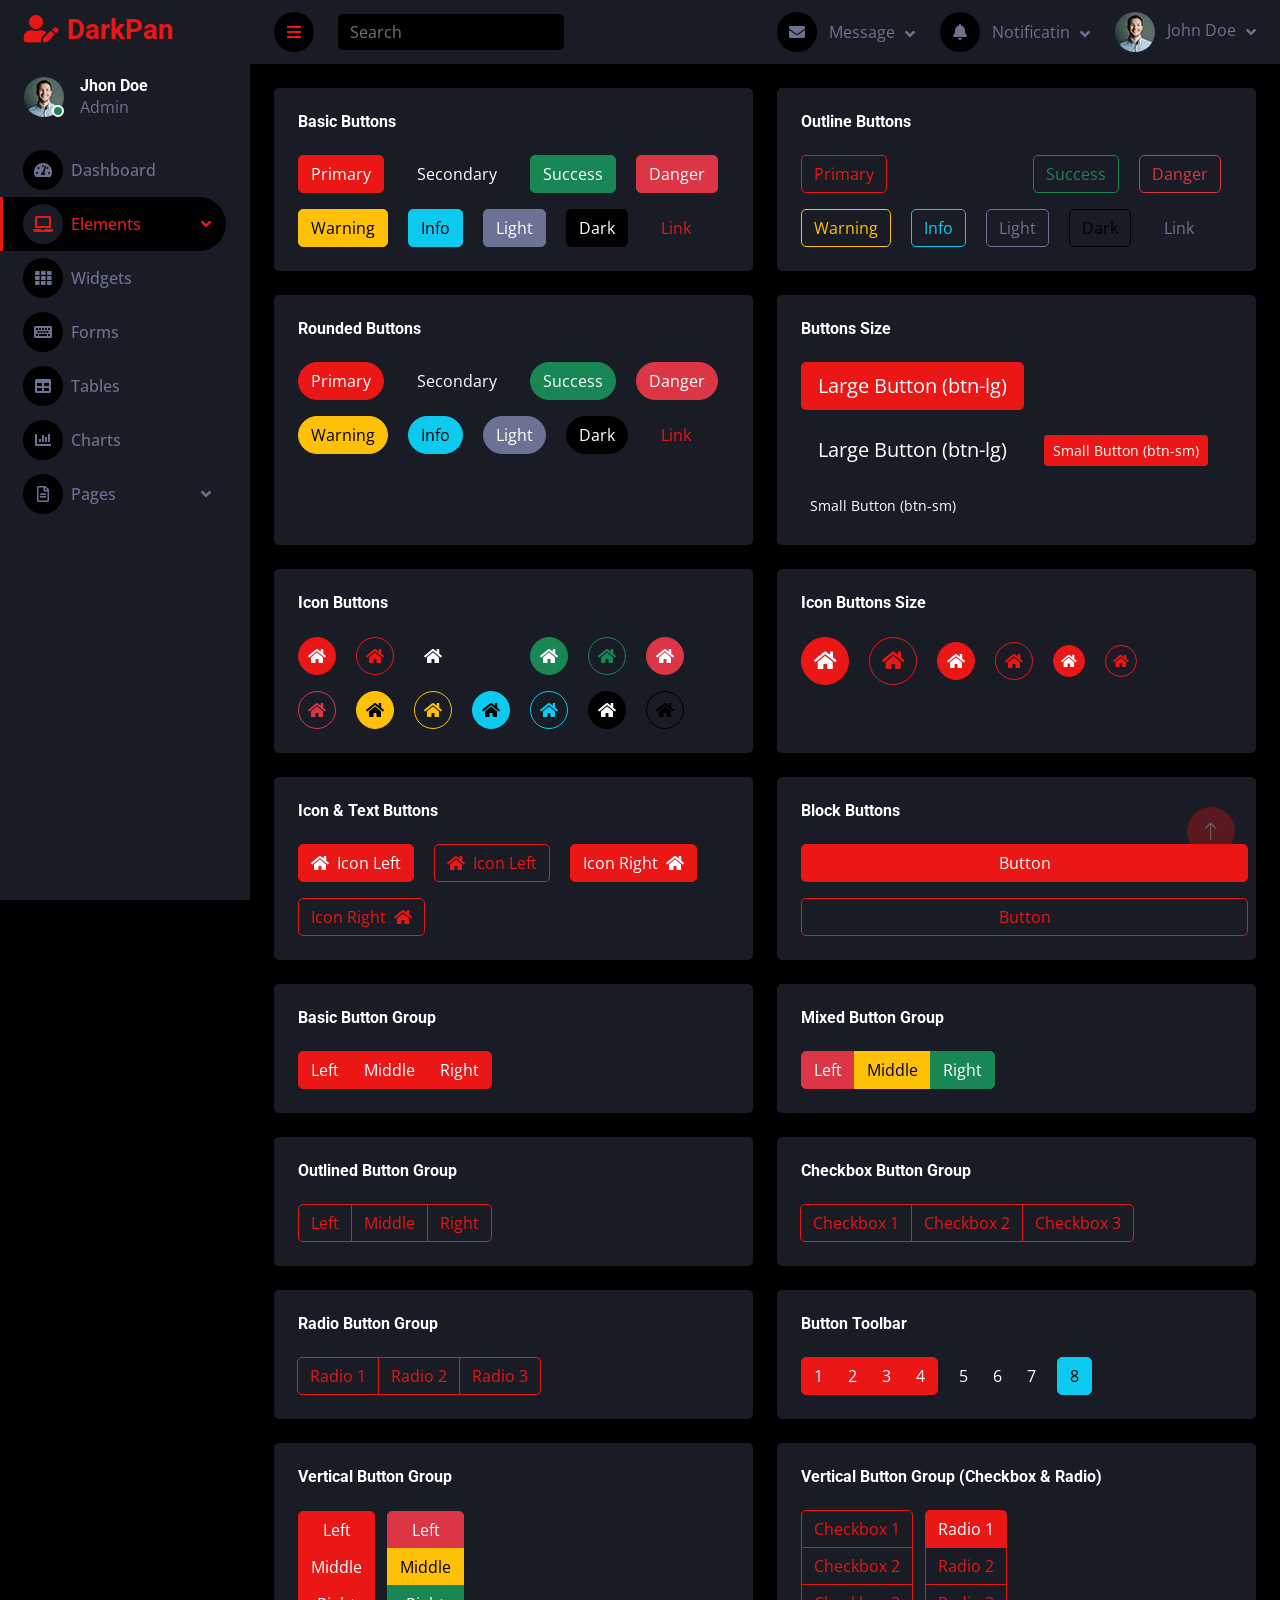
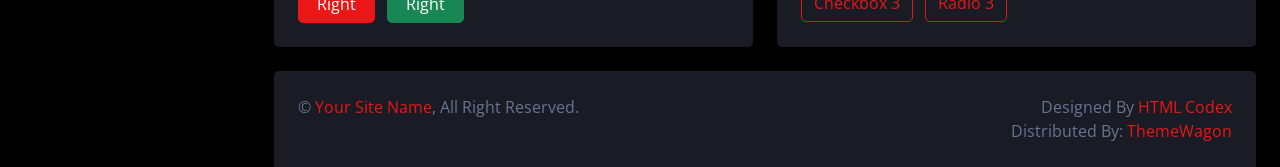
<file: 3button.html>
<!DOCTYPE html>
<html lang="en">

<head>
    <meta charset="utf-8">
    <title>DarkPan - Bootstrap 5 Admin Template</title>
    <meta content="width=device-width, initial-scale=1.0" name="viewport">
    <meta content="" name="keywords">
    <meta content="" name="description">

    <!-- Favicon -->
    <link href="img/favicon.ico" rel="icon">

    <!-- Google Web Fonts -->
    <link rel="preconnect" href="https://fonts.googleapis.com">
    <link rel="preconnect" href="https://fonts.gstatic.com" crossorigin>
    <link href="https://fonts.googleapis.com/css2?family=Open+Sans:wght@400;600&family=Roboto:wght@500;700&display=swap" rel="stylesheet"> 
    
    <!-- Icon Font Stylesheet -->
    <link href="https://cdnjs.cloudflare.com/ajax/libs/font-awesome/5.10.0/css/all.min.css" rel="stylesheet">
    <link href="https://cdn.jsdelivr.net/npm/bootstrap-icons@1.4.1/font/bootstrap-icons.css" rel="stylesheet">

    <!-- Libraries Stylesheet -->
    <link href="lib/owlcarousel/assets/owl.carousel.min.css" rel="stylesheet">
    <link href="lib/tempusdominus/css/tempusdominus-bootstrap-4.min.css" rel="stylesheet" />

    <!-- Customized Bootstrap Stylesheet -->
    <link href="css/bootstrap.min.css" rel="stylesheet">

    <!-- Template Stylesheet -->
    <link href="css/style.css" rel="stylesheet">
</head>

<body>
    <div class="container-fluid position-relative d-flex p-0">
        <!-- Spinner Start -->
        <div id="spinner" class="show bg-dark position-fixed translate-middle w-100 vh-100 top-50 start-50 d-flex align-items-center justify-content-center">
            <div class="spinner-border text-primary" style="width: 3rem; height: 3rem;" role="status">
                <span class="sr-only">Loading...</span>
            </div>
        </div>
        <!-- Spinner End -->


        <!-- Sidebar Start -->
        <div class="sidebar pe-4 pb-3">
            <nav class="navbar bg-secondary navbar-dark">
                <a href="index.html" class="navbar-brand mx-4 mb-3">
                    <h3 class="text-primary"><i class="fa fa-user-edit me-2"></i>DarkPan</h3>
                </a>
                <div class="d-flex align-items-center ms-4 mb-4">
                    <div class="position-relative">
                        <img class="rounded-circle" src="img/user.jpg" alt="" style="width: 40px; height: 40px;">
                        <div class="bg-success rounded-circle border border-2 border-white position-absolute end-0 bottom-0 p-1"></div>
                    </div>
                    <div class="ms-3">
                        <h6 class="mb-0">Jhon Doe</h6>
                        <span>Admin</span>
                    </div>
                </div>
                <div class="navbar-nav w-100">
                    <a href="index.html" class="nav-item nav-link"><i class="fa fa-tachometer-alt me-2"></i>Dashboard</a>
                    <div class="nav-item dropdown">
                        <a href="#" class="nav-link dropdown-toggle active" data-bs-toggle="dropdown"><i class="fa fa-laptop me-2"></i>Elements</a>
                        <div class="dropdown-menu bg-transparent border-0">
                            <a href="button.html" class="dropdown-item active">Buttons</a>
                            <a href="typography.html" class="dropdown-item">Typography</a>
                            <a href="element.html" class="dropdown-item">Other Elements</a>
                        </div>
                    </div>
                    <a href="widget.html" class="nav-item nav-link"><i class="fa fa-th me-2"></i>Widgets</a>
                    <a href="form.html" class="nav-item nav-link"><i class="fa fa-keyboard me-2"></i>Forms</a>
                    <a href="table.html" class="nav-item nav-link"><i class="fa fa-table me-2"></i>Tables</a>
                    <a href="chart.html" class="nav-item nav-link"><i class="fa fa-chart-bar me-2"></i>Charts</a>
                    <div class="nav-item dropdown">
                        <a href="#" class="nav-link dropdown-toggle" data-bs-toggle="dropdown"><i class="far fa-file-alt me-2"></i>Pages</a>
                        <div class="dropdown-menu bg-transparent border-0">
                            <a href="signin.html" class="dropdown-item">Sign In</a>
                            <a href="signup.html" class="dropdown-item">Sign Up</a>
                            <a href="404.html" class="dropdown-item">404 Error</a>
                            <a href="blank.html" class="dropdown-item">Blank Page</a>
                        </div>
                    </div>
                </div>
            </nav>
        </div>
        <!-- Sidebar End -->


        <!-- Content Start -->
        <div class="content">
            <!-- Navbar Start -->
            <nav class="navbar navbar-expand bg-secondary navbar-dark sticky-top px-4 py-0">
                <a href="index.html" class="navbar-brand d-flex d-lg-none me-4">
                    <h2 class="text-primary mb-0"><i class="fa fa-user-edit"></i></h2>
                </a>
                <a href="#" class="sidebar-toggler flex-shrink-0">
                    <i class="fa fa-bars"></i>
                </a>
                <form class="d-none d-md-flex ms-4">
                    <input class="form-control bg-dark border-0" type="search" placeholder="Search">
                </form>
                <div class="navbar-nav align-items-center ms-auto">
                    <div class="nav-item dropdown">
                        <a href="#" class="nav-link dropdown-toggle" data-bs-toggle="dropdown">
                            <i class="fa fa-envelope me-lg-2"></i>
                            <span class="d-none d-lg-inline-flex">Message</span>
                        </a>
                        <div class="dropdown-menu dropdown-menu-end bg-secondary border-0 rounded-0 rounded-bottom m-0">
                            <a href="#" class="dropdown-item">
                                <div class="d-flex align-items-center">
                                    <img class="rounded-circle" src="img/user.jpg" alt="" style="width: 40px; height: 40px;">
                                    <div class="ms-2">
                                        <h6 class="fw-normal mb-0">Jhon send you a message</h6>
                                        <small>15 minutes ago</small>
                                    </div>
                                </div>
                            </a>
                            <hr class="dropdown-divider">
                            <a href="#" class="dropdown-item">
                                <div class="d-flex align-items-center">
                                    <img class="rounded-circle" src="img/user.jpg" alt="" style="width: 40px; height: 40px;">
                                    <div class="ms-2">
                                        <h6 class="fw-normal mb-0">Jhon send you a message</h6>
                                        <small>15 minutes ago</small>
                                    </div>
                                </div>
                            </a>
                            <hr class="dropdown-divider">
                            <a href="#" class="dropdown-item">
                                <div class="d-flex align-items-center">
                                    <img class="rounded-circle" src="img/user.jpg" alt="" style="width: 40px; height: 40px;">
                                    <div class="ms-2">
                                        <h6 class="fw-normal mb-0">Jhon send you a message</h6>
                                        <small>15 minutes ago</small>
                                    </div>
                                </div>
                            </a>
                            <hr class="dropdown-divider">
                            <a href="#" class="dropdown-item text-center">See all message</a>
                        </div>
                    </div>
                    <div class="nav-item dropdown">
                        <a href="#" class="nav-link dropdown-toggle" data-bs-toggle="dropdown">
                            <i class="fa fa-bell me-lg-2"></i>
                            <span class="d-none d-lg-inline-flex">Notificatin</span>
                        </a>
                        <div class="dropdown-menu dropdown-menu-end bg-secondary border-0 rounded-0 rounded-bottom m-0">
                            <a href="#" class="dropdown-item">
                                <h6 class="fw-normal mb-0">Profile updated</h6>
                                <small>15 minutes ago</small>
                            </a>
                            <hr class="dropdown-divider">
                            <a href="#" class="dropdown-item">
                                <h6 class="fw-normal mb-0">New user added</h6>
                                <small>15 minutes ago</small>
                            </a>
                            <hr class="dropdown-divider">
                            <a href="#" class="dropdown-item">
                                <h6 class="fw-normal mb-0">Password changed</h6>
                                <small>15 minutes ago</small>
                            </a>
                            <hr class="dropdown-divider">
                            <a href="#" class="dropdown-item text-center">See all notifications</a>
                        </div>
                    </div>
                    <div class="nav-item dropdown">
                        <a href="#" class="nav-link dropdown-toggle" data-bs-toggle="dropdown">
                            <img class="rounded-circle me-lg-2" src="img/user.jpg" alt="" style="width: 40px; height: 40px;">
                            <span class="d-none d-lg-inline-flex">John Doe</span>
                        </a>
                        <div class="dropdown-menu dropdown-menu-end bg-secondary border-0 rounded-0 rounded-bottom m-0">
                            <a href="#" class="dropdown-item">My Profile</a>
                            <a href="#" class="dropdown-item">Settings</a>
                            <a href="#" class="dropdown-item">Log Out</a>
                        </div>
                    </div>
                </div>
            </nav>
            <!-- Navbar End -->


            <!-- Button Start -->
            <div class="container-fluid pt-4 px-4">
                <div class="row g-4">
                    <div class="col-sm-12 col-xl-6">
                        <div class="bg-secondary rounded h-100 p-4">
                            <h6 class="mb-4">Basic Buttons</h6>
                            <div class="m-n2">
                                <button type="button" class="btn btn-primary m-2">Primary</button>
                                <button type="button" class="btn btn-secondary m-2">Secondary</button>
                                <button type="button" class="btn btn-success m-2">Success</button>
                                <button type="button" class="btn btn-danger m-2">Danger</button>
                                <button type="button" class="btn btn-warning m-2">Warning</button>
                                <button type="button" class="btn btn-info m-2">Info</button>
                                <button type="button" class="btn btn-light m-2">Light</button>
                                <button type="button" class="btn btn-dark m-2">Dark</button>
                                <button type="button" class="btn btn-link m-2">Link</button>
                            </div>
                        </div>
                    </div>
                    <div class="col-sm-12 col-xl-6">
                        <div class="bg-secondary rounded h-100 p-4">
                            <h6 class="mb-4">Outline Buttons</h6>
                            <div class="m-n2">
                                <button type="button" class="btn btn-outline-primary m-2">Primary</button>
                                <button type="button" class="btn btn-outline-secondary m-2">Secondary</button>
                                <button type="button" class="btn btn-outline-success m-2">Success</button>
                                <button type="button" class="btn btn-outline-danger m-2">Danger</button>
                                <button type="button" class="btn btn-outline-warning m-2">Warning</button>
                                <button type="button" class="btn btn-outline-info m-2">Info</button>
                                <button type="button" class="btn btn-outline-light m-2">Light</button>
                                <button type="button" class="btn btn-outline-dark m-2">Dark</button>
                                <button type="button" class="btn btn-outline-link m-2">Link</button>
                            </div>
                        </div>
                    </div>
                    <div class="col-sm-12 col-xl-6">
                        <div class="bg-secondary rounded h-100 p-4">
                            <h6 class="mb-4">Rounded Buttons</h6>
                            <div class="m-n2">
                                <button type="button" class="btn btn-primary rounded-pill m-2">Primary</button>
                                <button type="button" class="btn btn-secondary rounded-pill m-2">Secondary</button>
                                <button type="button" class="btn btn-success rounded-pill m-2">Success</button>
                                <button type="button" class="btn btn-danger rounded-pill m-2">Danger</button>
                                <button type="button" class="btn btn-warning rounded-pill m-2">Warning</button>
                                <button type="button" class="btn btn-info rounded-pill m-2">Info</button>
                                <button type="button" class="btn btn-light rounded-pill m-2">Light</button>
                                <button type="button" class="btn btn-dark rounded-pill m-2">Dark</button>
                                <button type="button" class="btn btn-link rounded-pill m-2">Link</button>
                            </div>
                        </div>
                    </div>
                    <div class="col-sm-12 col-xl-6">
                        <div class="bg-secondary rounded h-100 p-4">
                            <h6 class="mb-4">Buttons Size</h6>
                            <div class="m-n2">
                                <button type="button" class="btn btn-lg btn-primary m-2">Large Button (btn-lg)</button>
                                <button type="button" class="btn btn-lg btn-secondary m-2">Large Button (btn-lg)</button>
                                <button type="button" class="btn btn-sm btn-primary m-2">Small Button (btn-sm)</button>
                                <button type="button" class="btn btn-sm btn-secondary m-2">Small Button (btn-sm)</button>
                            </div>
                        </div>
                    </div>
                    <div class="col-sm-12 col-xl-6">
                        <div class="bg-secondary rounded h-100 p-4">
                            <h6 class="mb-4">Icon Buttons</h6>
                            <div class="m-n2">
                                <button type="button" class="btn btn-square btn-primary m-2"><i class="fa fa-home"></i></button>
                                <button type="button" class="btn btn-square btn-outline-primary m-2"><i class="fa fa-home"></i></button>
                                <button type="button" class="btn btn-square btn-secondary m-2"><i class="fa fa-home"></i></button>
                                <button type="button" class="btn btn-square btn-outline-secondary m-2"><i class="fa fa-home"></i></button>
                                <button type="button" class="btn btn-square btn-success m-2"><i class="fa fa-home"></i></button>
                                <button type="button" class="btn btn-square btn-outline-success m-2"><i class="fa fa-home"></i></button>
                                <button type="button" class="btn btn-square btn-danger m-2"><i class="fa fa-home"></i></button>
                                <button type="button" class="btn btn-square btn-outline-danger m-2"><i class="fa fa-home"></i></button>
                                <button type="button" class="btn btn-square btn-warning m-2"><i class="fa fa-home"></i></button>
                                <button type="button" class="btn btn-square btn-outline-warning m-2"><i class="fa fa-home"></i></button>
                                <button type="button" class="btn btn-square btn-info m-2"><i class="fa fa-home"></i></button>
                                <button type="button" class="btn btn-square btn-outline-info m-2"><i class="fa fa-home"></i></button>
                                <button type="button" class="btn btn-square btn-dark m-2"><i class="fa fa-home"></i></button>
                                <button type="button" class="btn btn-square btn-outline-dark m-2"><i class="fa fa-home"></i></button>
                            </div>
                        </div>
                    </div>
                    <div class="col-sm-12 col-xl-6">
                        <div class="bg-secondary rounded h-100 p-4">
                            <h6 class="mb-4">Icon Buttons Size</h6>
                            <div class="m-n2">
                                <button type="button" class="btn btn-lg btn-lg-square btn-primary m-2"><i class="fa fa-home"></i></button>
                                <button type="button" class="btn btn-lg btn-lg-square btn-outline-primary m-2"><i class="fa fa-home"></i></button>
                                <button type="button" class="btn btn-square btn-primary m-2"><i class="fa fa-home"></i></button>
                                <button type="button" class="btn btn-square btn-outline-primary m-2"><i class="fa fa-home"></i></button>
                                <button type="button" class="btn btn-sm btn-sm-square btn-primary m-2"><i class="fa fa-home"></i></button>
                                <button type="button" class="btn btn-sm btn-sm-square btn-outline-primary m-2"><i class="fa fa-home"></i></button>
                            </div>
                        </div>
                    </div>
                    <div class="col-sm-12 col-xl-6">
                        <div class="bg-secondary rounded h-100 p-4">
                            <h6 class="mb-4">Icon & Text Buttons</h6>
                            <div class="m-n2">
                                <button type="button" class="btn btn-primary m-2"><i class="fa fa-home me-2"></i>Icon Left</button>
                                <button type="button" class="btn btn-outline-primary m-2"><i class="fa fa-home me-2"></i>Icon Left</button>
                                <button type="button" class="btn btn-primary m-2">Icon Right<i class="fa fa-home ms-2"></i></button>
                                <button type="button" class="btn btn-outline-primary m-2">Icon Right<i class="fa fa-home ms-2"></i></button>
                            </div>
                        </div>
                    </div>
                    <div class="col-sm-12 col-xl-6">
                        <div class="bg-secondary rounded h-100 p-4">
                            <h6 class="mb-4">Block Buttons</h6>
                            <div class="m-n2">
                                <button class="btn btn-primary w-100 m-2" type="button">Button</button>
                                <button class="btn btn-outline-primary w-100 m-2" type="button">Button</button>
                            </div>
                        </div>
                    </div>
                    <div class="col-sm-12 col-xl-6">
                        <div class="bg-secondary rounded h-100 p-4">
                            <h6 class="mb-4">Basic Button Group</h6>
                            <div class="btn-group" role="group">
                                <button type="button" class="btn btn-primary">Left</button>
                                <button type="button" class="btn btn-primary">Middle</button>
                                <button type="button" class="btn btn-primary">Right</button>
                            </div>
                        </div>
                    </div>
                    <div class="col-sm-12 col-xl-6">
                        <div class="bg-secondary rounded h-100 p-4">
                            <h6 class="mb-4">Mixed Button Group</h6>
                            <div class="btn-group" role="group">
                                <button type="button" class="btn btn-danger">Left</button>
                                <button type="button" class="btn btn-warning">Middle</button>
                                <button type="button" class="btn btn-success">Right</button>
                            </div>
                        </div>
                    </div>
                    <div class="col-sm-12 col-xl-6">
                        <div class="bg-secondary rounded h-100 p-4">
                            <h6 class="mb-4">Outlined Button Group</h6>
                            <div class="btn-group" role="group">
                                <button type="button" class="btn btn-outline-primary">Left</button>
                                <button type="button" class="btn btn-outline-primary">Middle</button>
                                <button type="button" class="btn btn-outline-primary">Right</button>
                            </div>
                        </div>
                    </div>
                    <div class="col-sm-12 col-xl-6">
                        <div class="bg-secondary rounded h-100 p-4">
                            <h6 class="mb-4">Checkbox Button Group</h6>
                            <div class="btn-group" role="group">
                                <input type="checkbox" class="btn-check" id="btncheck1" autocomplete="off">
                                <label class="btn btn-outline-primary" for="btncheck1">Checkbox 1</label>

                                <input type="checkbox" class="btn-check" id="btncheck2" autocomplete="off">
                                <label class="btn btn-outline-primary" for="btncheck2">Checkbox 2</label>

                                <input type="checkbox" class="btn-check" id="btncheck3" autocomplete="off">
                                <label class="btn btn-outline-primary" for="btncheck3">Checkbox 3</label>
                            </div>
                        </div>
                    </div>
                    <div class="col-sm-12 col-xl-6">
                        <div class="bg-secondary rounded h-100 p-4">
                            <h6 class="mb-4">Radio Button Group</h6>
                            <div class="btn-group" role="group">
                                <input type="radio" class="btn-check" name="btnradio" id="btnradio1" autocomplete="off"
                                    checked>
                                <label class="btn btn-outline-primary" for="btnradio1">Radio 1</label>

                                <input type="radio" class="btn-check" name="btnradio" id="btnradio2" autocomplete="off">
                                <label class="btn btn-outline-primary" for="btnradio2">Radio 2</label>

                                <input type="radio" class="btn-check" name="btnradio" id="btnradio3" autocomplete="off">
                                <label class="btn btn-outline-primary" for="btnradio3">Radio 3</label>
                            </div>
                        </div>
                    </div>
                    <div class="col-sm-12 col-xl-6">
                        <div class="bg-secondary rounded h-100 p-4">
                            <h6 class="mb-4">Button Toolbar</h6>
                            <div class="btn-toolbar" role="toolbar">
                                <div class="btn-group me-2" role="group" aria-label="First group">
                                    <button type="button" class="btn btn-primary">1</button>
                                    <button type="button" class="btn btn-primary">2</button>
                                    <button type="button" class="btn btn-primary">3</button>
                                    <button type="button" class="btn btn-primary">4</button>
                                </div>
                                <div class="btn-group me-2" role="group" aria-label="Second group">
                                    <button type="button" class="btn btn-secondary">5</button>
                                    <button type="button" class="btn btn-secondary">6</button>
                                    <button type="button" class="btn btn-secondary">7</button>
                                </div>
                                <div class="btn-group" role="group" aria-label="Third group">
                                    <button type="button" class="btn btn-info">8</button>
                                </div>
                            </div>
                        </div>
                    </div>
                    <div class="col-sm-12 col-xl-6">
                        <div class="bg-secondary rounded h-100 p-4">
                            <h6 class="mb-4">Vertical Button Group</h6>
                            <div class="btn-group-vertical me-2" role="group">
                                <button type="button" class="btn btn-primary">Left</button>
                                <button type="button" class="btn btn-primary">Middle</button>
                                <button type="button" class="btn btn-primary">Right</button>
                            </div>
                            <div class="btn-group-vertical" role="group">
                                <button type="button" class="btn btn-danger">Left</button>
                                <button type="button" class="btn btn-warning">Middle</button>
                                <button type="button" class="btn btn-success">Right</button>
                            </div>
                        </div>
                    </div>
                    <div class="col-sm-12 col-xl-6">
                        <div class="bg-secondary rounded h-100 p-4">
                            <h6 class="mb-4">Vertical Button Group (Checkbox & Radio)</h6>
                            <div class="btn-group-vertical me-2" role="group">
                                <input type="checkbox" class="btn-check" id="btncheck1" autocomplete="off">
                                <label class="btn btn-outline-primary" for="btncheck1">Checkbox 1</label>

                                <input type="checkbox" class="btn-check" id="btncheck2" autocomplete="off">
                                <label class="btn btn-outline-primary" for="btncheck2">Checkbox 2</label>

                                <input type="checkbox" class="btn-check" id="btncheck3" autocomplete="off">
                                <label class="btn btn-outline-primary" for="btncheck3">Checkbox 3</label>
                            </div>
                            <div class="btn-group-vertical" role="group">
                                <input type="radio" class="btn-check" name="btnradio" id="btnradio1" autocomplete="off"
                                    checked>
                                <label class="btn btn-outline-primary" for="btnradio1">Radio 1</label>

                                <input type="radio" class="btn-check" name="btnradio" id="btnradio2" autocomplete="off">
                                <label class="btn btn-outline-primary" for="btnradio2">Radio 2</label>

                                <input type="radio" class="btn-check" name="btnradio" id="btnradio3" autocomplete="off">
                                <label class="btn btn-outline-primary" for="btnradio3">Radio 3</label>
                            </div>
                        </div>
                    </div>
                </div>
            </div>
            <!-- Button End -->


            <!-- Footer Start -->
            <div class="container-fluid pt-4 px-4">
                <div class="bg-secondary rounded-top p-4">
                    <div class="row">
                        <div class="col-12 col-sm-6 text-center text-sm-start">
                            &copy; <a href="#">Your Site Name</a>, All Right Reserved. 
                        </div>
                        <div class="col-12 col-sm-6 text-center text-sm-end">
                            <!--/*** This template is free as long as you keep the footer author’s credit link/attribution link/backlink. If you'd like to use the template without the footer author’s credit link/attribution link/backlink, you can purchase the Credit Removal License from "https://htmlcodex.com/credit-removal". Thank you for your support. ***/-->
                            Designed By <a href="https://htmlcodex.com">HTML Codex</a>
                            <br>Distributed By: <a href="https://themewagon.com" target="_blank">ThemeWagon</a>
                        </div>
                    </div>
                </div>
            </div>
            <!-- Footer End -->
        </div>
        <!-- Content End -->


        <!-- Back to Top -->
        <a href="#" class="btn btn-lg btn-primary btn-lg-square back-to-top"><i class="bi bi-arrow-up"></i></a>
    </div>

    <!-- JavaScript Libraries -->
    <script src="https://code.jquery.com/jquery-3.4.1.min.js"></script>
    <script src="https://cdn.jsdelivr.net/npm/bootstrap@5.0.0/dist/js/bootstrap.bundle.min.js"></script>
    <script src="lib/chart/chart.min.js"></script>
    <script src="lib/easing/easing.min.js"></script>
    <script src="lib/waypoints/waypoints.min.js"></script>
    <script src="lib/owlcarousel/owl.carousel.min.js"></script>
    <script src="lib/tempusdominus/js/moment.min.js"></script>
    <script src="lib/tempusdominus/js/moment-timezone.min.js"></script>
    <script src="lib/tempusdominus/js/tempusdominus-bootstrap-4.min.js"></script>

    <!-- Template Javascript -->
    <script src="js/main.js"></script>
</body>

</html>
</file>
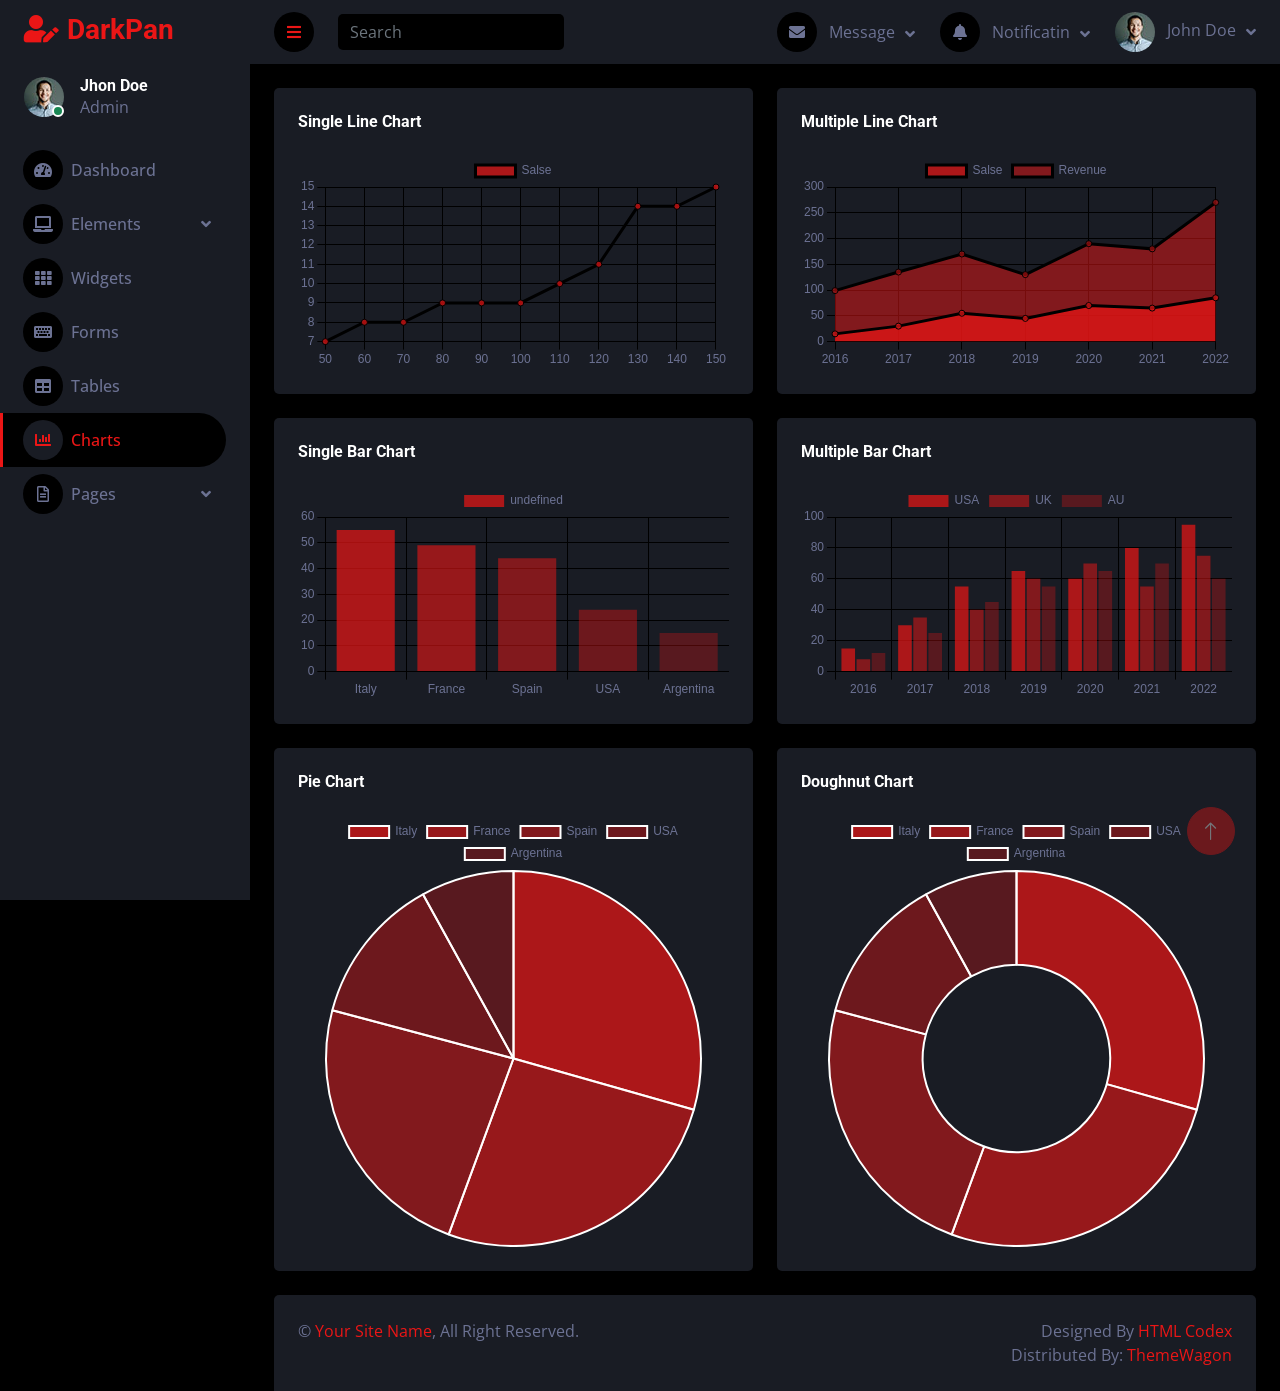
<file: 4chart.html>
<!DOCTYPE html>
<html lang="en">

<head>
    <meta charset="utf-8">
    <title>DarkPan - Bootstrap 5 Admin Template</title>
    <meta content="width=device-width, initial-scale=1.0" name="viewport">
    <meta content="" name="keywords">
    <meta content="" name="description">

    <!-- Favicon -->
    <link href="img/favicon.ico" rel="icon">

    <!-- Google Web Fonts -->
    <link rel="preconnect" href="https://fonts.googleapis.com">
    <link rel="preconnect" href="https://fonts.gstatic.com" crossorigin>
    <link href="https://fonts.googleapis.com/css2?family=Open+Sans:wght@400;600&family=Roboto:wght@500;700&display=swap" rel="stylesheet"> 
    
    <!-- Icon Font Stylesheet -->
    <link href="https://cdnjs.cloudflare.com/ajax/libs/font-awesome/5.10.0/css/all.min.css" rel="stylesheet">
    <link href="https://cdn.jsdelivr.net/npm/bootstrap-icons@1.4.1/font/bootstrap-icons.css" rel="stylesheet">

    <!-- Libraries Stylesheet -->
    <link href="lib/owlcarousel/assets/owl.carousel.min.css" rel="stylesheet">
    <link href="lib/tempusdominus/css/tempusdominus-bootstrap-4.min.css" rel="stylesheet" />

    <!-- Customized Bootstrap Stylesheet -->
    <link href="css/bootstrap.min.css" rel="stylesheet">

    <!-- Template Stylesheet -->
    <link href="css/style.css" rel="stylesheet">
</head>

<body>
    <div class="container-fluid position-relative d-flex p-0">
        <!-- Spinner Start -->
        <div id="spinner" class="show bg-dark position-fixed translate-middle w-100 vh-100 top-50 start-50 d-flex align-items-center justify-content-center">
            <div class="spinner-border text-primary" style="width: 3rem; height: 3rem;" role="status">
                <span class="sr-only">Loading...</span>
            </div>
        </div>
        <!-- Spinner End -->


        <!-- Sidebar Start -->
        <div class="sidebar pe-4 pb-3">
            <nav class="navbar bg-secondary navbar-dark">
                <a href="index.html" class="navbar-brand mx-4 mb-3">
                    <h3 class="text-primary"><i class="fa fa-user-edit me-2"></i>DarkPan</h3>
                </a>
                <div class="d-flex align-items-center ms-4 mb-4">
                    <div class="position-relative">
                        <img class="rounded-circle" src="img/user.jpg" alt="" style="width: 40px; height: 40px;">
                        <div class="bg-success rounded-circle border border-2 border-white position-absolute end-0 bottom-0 p-1"></div>
                    </div>
                    <div class="ms-3">
                        <h6 class="mb-0">Jhon Doe</h6>
                        <span>Admin</span>
                    </div>
                </div>
                <div class="navbar-nav w-100">
                    <a href="index.html" class="nav-item nav-link"><i class="fa fa-tachometer-alt me-2"></i>Dashboard</a>
                    <div class="nav-item dropdown">
                        <a href="#" class="nav-link dropdown-toggle" data-bs-toggle="dropdown"><i class="fa fa-laptop me-2"></i>Elements</a>
                        <div class="dropdown-menu bg-transparent border-0">
                            <a href="button.html" class="dropdown-item">Buttons</a>
                            <a href="typography.html" class="dropdown-item">Typography</a>
                            <a href="element.html" class="dropdown-item">Other Elements</a>
                        </div>
                    </div>
                    <a href="widget.html" class="nav-item nav-link"><i class="fa fa-th me-2"></i>Widgets</a>
                    <a href="form.html" class="nav-item nav-link"><i class="fa fa-keyboard me-2"></i>Forms</a>
                    <a href="table.html" class="nav-item nav-link"><i class="fa fa-table me-2"></i>Tables</a>
                    <a href="chart.html" class="nav-item nav-link active"><i class="fa fa-chart-bar me-2"></i>Charts</a>
                    <div class="nav-item dropdown">
                        <a href="#" class="nav-link dropdown-toggle" data-bs-toggle="dropdown"><i class="far fa-file-alt me-2"></i>Pages</a>
                        <div class="dropdown-menu bg-transparent border-0">
                            <a href="signin.html" class="dropdown-item">Sign In</a>
                            <a href="signup.html" class="dropdown-item">Sign Up</a>
                            <a href="404.html" class="dropdown-item">404 Error</a>
                            <a href="blank.html" class="dropdown-item">Blank Page</a>
                        </div>
                    </div>
                </div>
            </nav>
        </div>
        <!-- Sidebar End -->


        <!-- Content Start -->
        <div class="content">
            <!-- Navbar Start -->
            <nav class="navbar navbar-expand bg-secondary navbar-dark sticky-top px-4 py-0">
                <a href="index.html" class="navbar-brand d-flex d-lg-none me-4">
                    <h2 class="text-primary mb-0"><i class="fa fa-user-edit"></i></h2>
                </a>
                <a href="#" class="sidebar-toggler flex-shrink-0">
                    <i class="fa fa-bars"></i>
                </a>
                <form class="d-none d-md-flex ms-4">
                    <input class="form-control bg-dark border-0" type="search" placeholder="Search">
                </form>
                <div class="navbar-nav align-items-center ms-auto">
                    <div class="nav-item dropdown">
                        <a href="#" class="nav-link dropdown-toggle" data-bs-toggle="dropdown">
                            <i class="fa fa-envelope me-lg-2"></i>
                            <span class="d-none d-lg-inline-flex">Message</span>
                        </a>
                        <div class="dropdown-menu dropdown-menu-end bg-secondary border-0 rounded-0 rounded-bottom m-0">
                            <a href="#" class="dropdown-item">
                                <div class="d-flex align-items-center">
                                    <img class="rounded-circle" src="img/user.jpg" alt="" style="width: 40px; height: 40px;">
                                    <div class="ms-2">
                                        <h6 class="fw-normal mb-0">Jhon send you a message</h6>
                                        <small>15 minutes ago</small>
                                    </div>
                                </div>
                            </a>
                            <hr class="dropdown-divider">
                            <a href="#" class="dropdown-item">
                                <div class="d-flex align-items-center">
                                    <img class="rounded-circle" src="img/user.jpg" alt="" style="width: 40px; height: 40px;">
                                    <div class="ms-2">
                                        <h6 class="fw-normal mb-0">Jhon send you a message</h6>
                                        <small>15 minutes ago</small>
                                    </div>
                                </div>
                            </a>
                            <hr class="dropdown-divider">
                            <a href="#" class="dropdown-item">
                                <div class="d-flex align-items-center">
                                    <img class="rounded-circle" src="img/user.jpg" alt="" style="width: 40px; height: 40px;">
                                    <div class="ms-2">
                                        <h6 class="fw-normal mb-0">Jhon send you a message</h6>
                                        <small>15 minutes ago</small>
                                    </div>
                                </div>
                            </a>
                            <hr class="dropdown-divider">
                            <a href="#" class="dropdown-item text-center">See all message</a>
                        </div>
                    </div>
                    <div class="nav-item dropdown">
                        <a href="#" class="nav-link dropdown-toggle" data-bs-toggle="dropdown">
                            <i class="fa fa-bell me-lg-2"></i>
                            <span class="d-none d-lg-inline-flex">Notificatin</span>
                        </a>
                        <div class="dropdown-menu dropdown-menu-end bg-secondary border-0 rounded-0 rounded-bottom m-0">
                            <a href="#" class="dropdown-item">
                                <h6 class="fw-normal mb-0">Profile updated</h6>
                                <small>15 minutes ago</small>
                            </a>
                            <hr class="dropdown-divider">
                            <a href="#" class="dropdown-item">
                                <h6 class="fw-normal mb-0">New user added</h6>
                                <small>15 minutes ago</small>
                            </a>
                            <hr class="dropdown-divider">
                            <a href="#" class="dropdown-item">
                                <h6 class="fw-normal mb-0">Password changed</h6>
                                <small>15 minutes ago</small>
                            </a>
                            <hr class="dropdown-divider">
                            <a href="#" class="dropdown-item text-center">See all notifications</a>
                        </div>
                    </div>
                    <div class="nav-item dropdown">
                        <a href="#" class="nav-link dropdown-toggle" data-bs-toggle="dropdown">
                            <img class="rounded-circle me-lg-2" src="img/user.jpg" alt="" style="width: 40px; height: 40px;">
                            <span class="d-none d-lg-inline-flex">John Doe</span>
                        </a>
                        <div class="dropdown-menu dropdown-menu-end bg-secondary border-0 rounded-0 rounded-bottom m-0">
                            <a href="#" class="dropdown-item">My Profile</a>
                            <a href="#" class="dropdown-item">Settings</a>
                            <a href="#" class="dropdown-item">Log Out</a>
                        </div>
                    </div>
                </div>
            </nav>
            <!-- Navbar End -->


            <!-- Chart Start -->
            <div class="container-fluid pt-4 px-4">
                <div class="row g-4">
                    <div class="col-sm-12 col-xl-6">
                        <div class="bg-secondary rounded h-100 p-4">
                            <h6 class="mb-4">Single Line Chart</h6>
                            <canvas id="line-chart"></canvas>
                        </div>
                    </div>
                    <div class="col-sm-12 col-xl-6">
                        <div class="bg-secondary rounded h-100 p-4">
                            <h6 class="mb-4">Multiple Line Chart</h6>
                            <canvas id="salse-revenue"></canvas>
                        </div>
                    </div>
                    <div class="col-sm-12 col-xl-6">
                        <div class="bg-secondary rounded h-100 p-4">
                            <h6 class="mb-4">Single Bar Chart</h6>
                            <canvas id="bar-chart"></canvas>
                        </div>
                    </div>
                    <div class="col-sm-12 col-xl-6">
                        <div class="bg-secondary rounded h-100 p-4">
                            <h6 class="mb-4">Multiple Bar Chart</h6>
                            <canvas id="worldwide-sales"></canvas>
                        </div>
                    </div>
                    <div class="col-sm-12 col-xl-6">
                        <div class="bg-secondary rounded h-100 p-4">
                            <h6 class="mb-4">Pie Chart</h6>
                            <canvas id="pie-chart"></canvas>
                        </div>
                    </div>
                    <div class="col-sm-12 col-xl-6">
                        <div class="bg-secondary rounded h-100 p-4">
                            <h6 class="mb-4">Doughnut Chart</h6>
                            <canvas id="doughnut-chart"></canvas>
                        </div>
                    </div>
                </div>
            </div>
            <!-- Chart End -->


            <!-- Footer Start -->
            <div class="container-fluid pt-4 px-4">
                <div class="bg-secondary rounded-top p-4">
                    <div class="row">
                        <div class="col-12 col-sm-6 text-center text-sm-start">
                            &copy; <a href="#">Your Site Name</a>, All Right Reserved. 
                        </div>
                        <div class="col-12 col-sm-6 text-center text-sm-end">
                            <!--/*** This template is free as long as you keep the footer author’s credit link/attribution link/backlink. If you'd like to use the template without the footer author’s credit link/attribution link/backlink, you can purchase the Credit Removal License from "https://htmlcodex.com/credit-removal". Thank you for your support. ***/-->
                            Designed By <a href="https://htmlcodex.com">HTML Codex</a>
                            <br>Distributed By: <a href="https://themewagon.com" target="_blank">ThemeWagon</a>
                        </div>
                    </div>
                </div>
            </div>
            <!-- Footer End -->
        </div>
        <!-- Content End -->


        <!-- Back to Top -->
        <a href="#" class="btn btn-lg btn-primary btn-lg-square back-to-top"><i class="bi bi-arrow-up"></i></a>
    </div>

    <!-- JavaScript Libraries -->
    <script src="https://code.jquery.com/jquery-3.4.1.min.js"></script>
    <script src="https://cdn.jsdelivr.net/npm/bootstrap@5.0.0/dist/js/bootstrap.bundle.min.js"></script>
    <script src="lib/chart/chart.min.js"></script>
    <script src="lib/easing/easing.min.js"></script>
    <script src="lib/waypoints/waypoints.min.js"></script>
    <script src="lib/owlcarousel/owl.carousel.min.js"></script>
    <script src="lib/tempusdominus/js/moment.min.js"></script>
    <script src="lib/tempusdominus/js/moment-timezone.min.js"></script>
    <script src="lib/tempusdominus/js/tempusdominus-bootstrap-4.min.js"></script>

    <!-- Template Javascript -->
    <script src="js/main.js"></script>
</body>

</html>
</file>
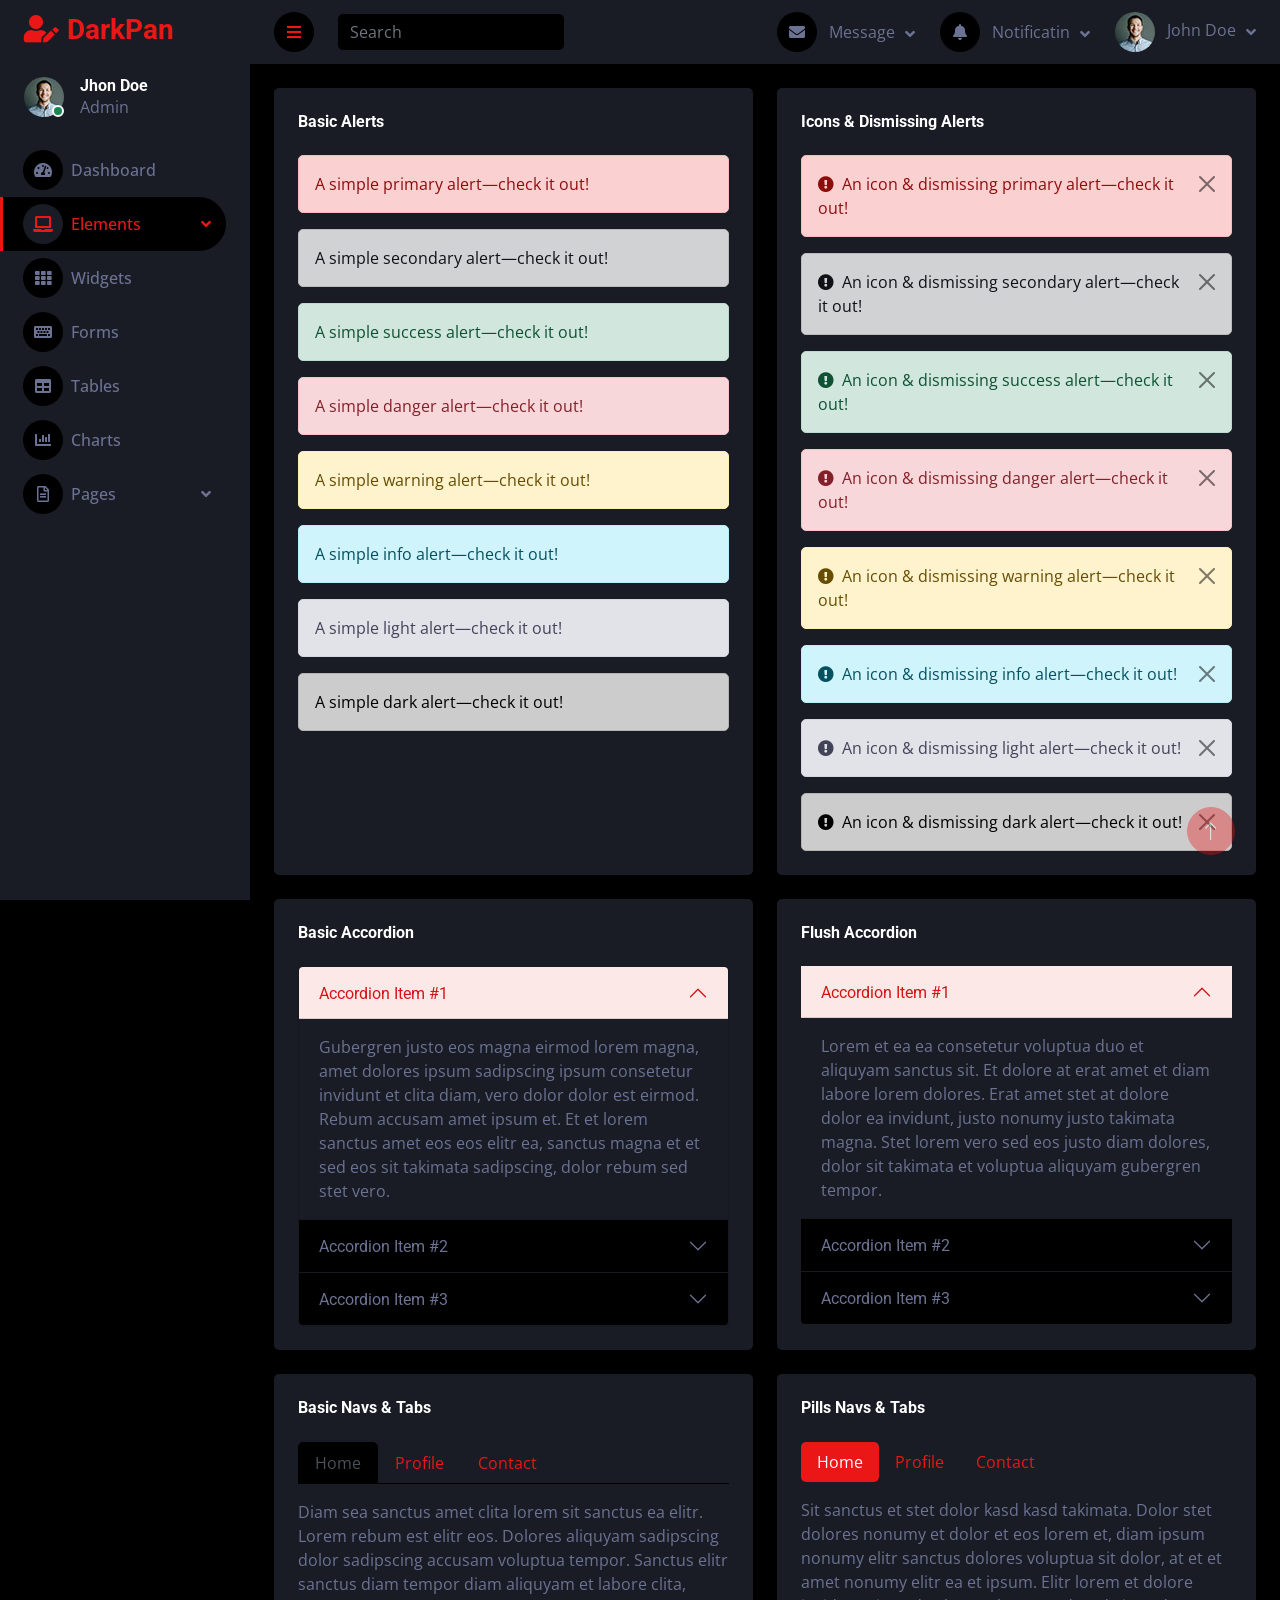
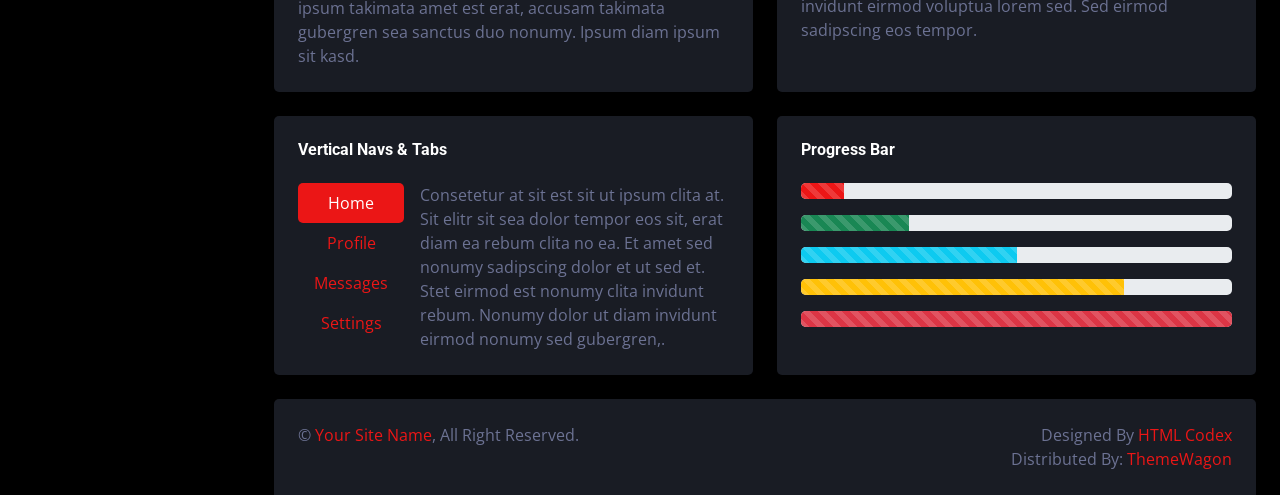
<file: 5element.html>
<!DOCTYPE html>
<html lang="en">

<head>
    <meta charset="utf-8">
    <title>DarkPan - Bootstrap 5 Admin Template</title>
    <meta content="width=device-width, initial-scale=1.0" name="viewport">
    <meta content="" name="keywords">
    <meta content="" name="description">

    <!-- Favicon -->
    <link href="img/favicon.ico" rel="icon">

    <!-- Google Web Fonts -->
    <link rel="preconnect" href="https://fonts.googleapis.com">
    <link rel="preconnect" href="https://fonts.gstatic.com" crossorigin>
    <link href="https://fonts.googleapis.com/css2?family=Open+Sans:wght@400;600&family=Roboto:wght@500;700&display=swap" rel="stylesheet"> 
    
    <!-- Icon Font Stylesheet -->
    <link href="https://cdnjs.cloudflare.com/ajax/libs/font-awesome/5.10.0/css/all.min.css" rel="stylesheet">
    <link href="https://cdn.jsdelivr.net/npm/bootstrap-icons@1.4.1/font/bootstrap-icons.css" rel="stylesheet">

    <!-- Libraries Stylesheet -->
    <link href="lib/owlcarousel/assets/owl.carousel.min.css" rel="stylesheet">
    <link href="lib/tempusdominus/css/tempusdominus-bootstrap-4.min.css" rel="stylesheet" />

    <!-- Customized Bootstrap Stylesheet -->
    <link href="css/bootstrap.min.css" rel="stylesheet">

    <!-- Template Stylesheet -->
    <link href="css/style.css" rel="stylesheet">
</head>

<body>
    <div class="container-fluid position-relative d-flex p-0">
        <!-- Spinner Start -->
        <div id="spinner" class="show bg-dark position-fixed translate-middle w-100 vh-100 top-50 start-50 d-flex align-items-center justify-content-center">
            <div class="spinner-border text-primary" style="width: 3rem; height: 3rem;" role="status">
                <span class="sr-only">Loading...</span>
            </div>
        </div>
        <!-- Spinner End -->


        <!-- Sidebar Start -->
        <div class="sidebar pe-4 pb-3">
            <nav class="navbar bg-secondary navbar-dark">
                <a href="index.html" class="navbar-brand mx-4 mb-3">
                    <h3 class="text-primary"><i class="fa fa-user-edit me-2"></i>DarkPan</h3>
                </a>
                <div class="d-flex align-items-center ms-4 mb-4">
                    <div class="position-relative">
                        <img class="rounded-circle" src="img/user.jpg" alt="" style="width: 40px; height: 40px;">
                        <div class="bg-success rounded-circle border border-2 border-white position-absolute end-0 bottom-0 p-1"></div>
                    </div>
                    <div class="ms-3">
                        <h6 class="mb-0">Jhon Doe</h6>
                        <span>Admin</span>
                    </div>
                </div>
                <div class="navbar-nav w-100">
                    <a href="index.html" class="nav-item nav-link"><i class="fa fa-tachometer-alt me-2"></i>Dashboard</a>
                    <div class="nav-item dropdown">
                        <a href="#" class="nav-link dropdown-toggle active" data-bs-toggle="dropdown"><i class="fa fa-laptop me-2"></i>Elements</a>
                        <div class="dropdown-menu bg-transparent border-0">
                            <a href="button.html" class="dropdown-item">Buttons</a>
                            <a href="typography.html" class="dropdown-item">Typography</a>
                            <a href="element.html" class="dropdown-item active">Other Elements</a>
                        </div>
                    </div>
                    <a href="widget.html" class="nav-item nav-link"><i class="fa fa-th me-2"></i>Widgets</a>
                    <a href="form.html" class="nav-item nav-link"><i class="fa fa-keyboard me-2"></i>Forms</a>
                    <a href="table.html" class="nav-item nav-link"><i class="fa fa-table me-2"></i>Tables</a>
                    <a href="chart.html" class="nav-item nav-link"><i class="fa fa-chart-bar me-2"></i>Charts</a>
                    <div class="nav-item dropdown">
                        <a href="#" class="nav-link dropdown-toggle" data-bs-toggle="dropdown"><i class="far fa-file-alt me-2"></i>Pages</a>
                        <div class="dropdown-menu bg-transparent border-0">
                            <a href="signin.html" class="dropdown-item">Sign In</a>
                            <a href="signup.html" class="dropdown-item">Sign Up</a>
                            <a href="404.html" class="dropdown-item">404 Error</a>
                            <a href="blank.html" class="dropdown-item">Blank Page</a>
                        </div>
                    </div>
                </div>
            </nav>
        </div>
        <!-- Sidebar End -->


        <!-- Content Start -->
        <div class="content">
            <!-- Navbar Start -->
            <nav class="navbar navbar-expand bg-secondary navbar-dark sticky-top px-4 py-0">
                <a href="index.html" class="navbar-brand d-flex d-lg-none me-4">
                    <h2 class="text-primary mb-0"><i class="fa fa-user-edit"></i></h2>
                </a>
                <a href="#" class="sidebar-toggler flex-shrink-0">
                    <i class="fa fa-bars"></i>
                </a>
                <form class="d-none d-md-flex ms-4">
                    <input class="form-control bg-dark border-0" type="search" placeholder="Search">
                </form>
                <div class="navbar-nav align-items-center ms-auto">
                    <div class="nav-item dropdown">
                        <a href="#" class="nav-link dropdown-toggle" data-bs-toggle="dropdown">
                            <i class="fa fa-envelope me-lg-2"></i>
                            <span class="d-none d-lg-inline-flex">Message</span>
                        </a>
                        <div class="dropdown-menu dropdown-menu-end bg-secondary border-0 rounded-0 rounded-bottom m-0">
                            <a href="#" class="dropdown-item">
                                <div class="d-flex align-items-center">
                                    <img class="rounded-circle" src="img/user.jpg" alt="" style="width: 40px; height: 40px;">
                                    <div class="ms-2">
                                        <h6 class="fw-normal mb-0">Jhon send you a message</h6>
                                        <small>15 minutes ago</small>
                                    </div>
                                </div>
                            </a>
                            <hr class="dropdown-divider">
                            <a href="#" class="dropdown-item">
                                <div class="d-flex align-items-center">
                                    <img class="rounded-circle" src="img/user.jpg" alt="" style="width: 40px; height: 40px;">
                                    <div class="ms-2">
                                        <h6 class="fw-normal mb-0">Jhon send you a message</h6>
                                        <small>15 minutes ago</small>
                                    </div>
                                </div>
                            </a>
                            <hr class="dropdown-divider">
                            <a href="#" class="dropdown-item">
                                <div class="d-flex align-items-center">
                                    <img class="rounded-circle" src="img/user.jpg" alt="" style="width: 40px; height: 40px;">
                                    <div class="ms-2">
                                        <h6 class="fw-normal mb-0">Jhon send you a message</h6>
                                        <small>15 minutes ago</small>
                                    </div>
                                </div>
                            </a>
                            <hr class="dropdown-divider">
                            <a href="#" class="dropdown-item text-center">See all message</a>
                        </div>
                    </div>
                    <div class="nav-item dropdown">
                        <a href="#" class="nav-link dropdown-toggle" data-bs-toggle="dropdown">
                            <i class="fa fa-bell me-lg-2"></i>
                            <span class="d-none d-lg-inline-flex">Notificatin</span>
                        </a>
                        <div class="dropdown-menu dropdown-menu-end bg-secondary border-0 rounded-0 rounded-bottom m-0">
                            <a href="#" class="dropdown-item">
                                <h6 class="fw-normal mb-0">Profile updated</h6>
                                <small>15 minutes ago</small>
                            </a>
                            <hr class="dropdown-divider">
                            <a href="#" class="dropdown-item">
                                <h6 class="fw-normal mb-0">New user added</h6>
                                <small>15 minutes ago</small>
                            </a>
                            <hr class="dropdown-divider">
                            <a href="#" class="dropdown-item">
                                <h6 class="fw-normal mb-0">Password changed</h6>
                                <small>15 minutes ago</small>
                            </a>
                            <hr class="dropdown-divider">
                            <a href="#" class="dropdown-item text-center">See all notifications</a>
                        </div>
                    </div>
                    <div class="nav-item dropdown">
                        <a href="#" class="nav-link dropdown-toggle" data-bs-toggle="dropdown">
                            <img class="rounded-circle me-lg-2" src="img/user.jpg" alt="" style="width: 40px; height: 40px;">
                            <span class="d-none d-lg-inline-flex">John Doe</span>
                        </a>
                        <div class="dropdown-menu dropdown-menu-end bg-secondary border-0 rounded-0 rounded-bottom m-0">
                            <a href="#" class="dropdown-item">My Profile</a>
                            <a href="#" class="dropdown-item">Settings</a>
                            <a href="#" class="dropdown-item">Log Out</a>
                        </div>
                    </div>
                </div>
            </nav>
            <!-- Navbar End -->


            <!-- Other Elements Start -->
            <div class="container-fluid pt-4 px-4">
                <div class="row g-4">
                    <div class="col-sm-12 col-xl-6">
                        <div class="bg-secondary rounded h-100 p-4">
                            <h6 class="mb-4">Basic Alerts</h6>
                            <div class="alert alert-primary" role="alert">
                                A simple primary alert—check it out!
                            </div>
                            <div class="alert alert-secondary" role="alert">
                                A simple secondary alert—check it out!
                            </div>
                            <div class="alert alert-success" role="alert">
                                A simple success alert—check it out!
                            </div>
                            <div class="alert alert-danger" role="alert">
                                A simple danger alert—check it out!
                            </div>
                            <div class="alert alert-warning" role="alert">
                                A simple warning alert—check it out!
                            </div>
                            <div class="alert alert-info" role="alert">
                                A simple info alert—check it out!
                            </div>
                            <div class="alert alert-light" role="alert">
                                A simple light alert—check it out!
                            </div>
                            <div class="alert alert-dark mb-0" role="alert">
                                A simple dark alert—check it out!
                            </div>
                        </div>
                    </div>
                    <div class="col-sm-12 col-xl-6">
                        <div class="bg-secondary rounded h-100 p-4">
                            <h6 class="mb-4">Icons & Dismissing Alerts</h6>
                            <div class="alert alert-primary alert-dismissible fade show" role="alert">
                                <i class="fa fa-exclamation-circle me-2"></i>An icon & dismissing primary alert—check it out!
                                <button type="button" class="btn-close" data-bs-dismiss="alert" aria-label="Close"></button>
                            </div>
                            <div class="alert alert-secondary alert-dismissible fade show" role="alert">
                                <i class="fa fa-exclamation-circle me-2"></i>An icon & dismissing secondary alert—check it out!
                                <button type="button" class="btn-close" data-bs-dismiss="alert" aria-label="Close"></button>
                            </div>
                            <div class="alert alert-success alert-dismissible fade show" role="alert">
                                <i class="fa fa-exclamation-circle me-2"></i>An icon & dismissing success alert—check it out!
                                <button type="button" class="btn-close" data-bs-dismiss="alert" aria-label="Close"></button>
                            </div>
                            <div class="alert alert-danger alert-dismissible fade show" role="alert">
                                <i class="fa fa-exclamation-circle me-2"></i>An icon & dismissing danger alert—check it out!
                                <button type="button" class="btn-close" data-bs-dismiss="alert" aria-label="Close"></button>
                            </div>
                            <div class="alert alert-warning alert-dismissible fade show" role="alert">
                                <i class="fa fa-exclamation-circle me-2"></i>An icon & dismissing warning alert—check it out!
                                <button type="button" class="btn-close" data-bs-dismiss="alert" aria-label="Close"></button>
                            </div>
                            <div class="alert alert-info alert-dismissible fade show" role="alert">
                                <i class="fa fa-exclamation-circle me-2"></i>An icon & dismissing info alert—check it out!
                                <button type="button" class="btn-close" data-bs-dismiss="alert" aria-label="Close"></button>
                            </div>
                            <div class="alert alert-light alert-dismissible fade show" role="alert">
                                <i class="fa fa-exclamation-circle me-2"></i>An icon & dismissing light alert—check it out!
                                <button type="button" class="btn-close" data-bs-dismiss="alert" aria-label="Close"></button>
                            </div>
                            <div class="alert alert-dark alert-dismissible fade show mb-0" role="alert">
                                <i class="fa fa-exclamation-circle me-2"></i>An icon & dismissing dark alert—check it out!
                                <button type="button" class="btn-close" data-bs-dismiss="alert" aria-label="Close"></button>
                            </div>
                        </div>
                    </div>
                    <div class="col-sm-12 col-xl-6">
                        <div class="bg-secondary rounded h-100 p-4">
                            <h6 class="mb-4">Basic Accordion</h6>
                            <div class="accordion" id="accordionExample">
                                <div class="accordion-item bg-transparent">
                                    <h2 class="accordion-header" id="headingOne">
                                        <button class="accordion-button" type="button" data-bs-toggle="collapse"
                                            data-bs-target="#collapseOne" aria-expanded="true"
                                            aria-controls="collapseOne">
                                            Accordion Item #1
                                        </button>
                                    </h2>
                                    <div id="collapseOne" class="accordion-collapse collapse show"
                                        aria-labelledby="headingOne" data-bs-parent="#accordionExample">
                                        <div class="accordion-body">
                                            Gubergren justo eos magna eirmod lorem magna, amet dolores ipsum sadipscing ipsum consetetur invidunt et clita diam, vero dolor dolor est eirmod. Rebum accusam amet ipsum et. Et et lorem sanctus amet eos eos elitr ea, sanctus magna et et sed eos sit takimata sadipscing, dolor rebum sed stet vero.
                                        </div>
                                    </div>
                                </div>
                                <div class="accordion-item bg-transparent">
                                    <h2 class="accordion-header" id="headingTwo">
                                        <button class="accordion-button collapsed" type="button"
                                            data-bs-toggle="collapse" data-bs-target="#collapseTwo"
                                            aria-expanded="false" aria-controls="collapseTwo">
                                            Accordion Item #2
                                        </button>
                                    </h2>
                                    <div id="collapseTwo" class="accordion-collapse collapse"
                                        aria-labelledby="headingTwo" data-bs-parent="#accordionExample">
                                        <div class="accordion-body">
                                            Voluptua sit dolores consetetur ea et diam est et takimata. Et erat sadipscing dolores et stet diam ut ut diam, sit aliquyam no magna et dolore lorem dolor sit. Lorem lorem sed sed duo, eirmod sit diam ipsum sit erat, lorem sit dolor diam amet ea aliquyam tempor rebum invidunt,.
                                        </div>
                                    </div>
                                </div>
                                <div class="accordion-item bg-transparent">
                                    <h2 class="accordion-header" id="headingThree">
                                        <button class="accordion-button collapsed" type="button"
                                            data-bs-toggle="collapse" data-bs-target="#collapseThree"
                                            aria-expanded="false" aria-controls="collapseThree">
                                            Accordion Item #3
                                        </button>
                                    </h2>
                                    <div id="collapseThree" class="accordion-collapse collapse"
                                        aria-labelledby="headingThree" data-bs-parent="#accordionExample">
                                        <div class="accordion-body">
                                            Dolore eos dolor tempor justo sea eos amet eos kasd dolor, et diam tempor lorem dolores vero. Stet dolore gubergren nonumy diam. Consetetur sit takimata magna invidunt, dolore sea amet consetetur ea et rebum, invidunt et amet sit sea. Dolor eirmod sed magna sadipscing sadipscing lorem lorem sed, sit lorem.
                                        </div>
                                    </div>
                                </div>
                            </div>
                        </div>
                    </div>
                    <div class="col-sm-12 col-xl-6">
                        <div class="bg-secondary rounded h-100 p-4">
                            <h6 class="mb-4">Flush Accordion</h6>
                            <div class="accordion accordion-flush" id="accordionFlushExample">
                                <div class="accordion-item bg-transparent">
                                    <h2 class="accordion-header" id="flush-headingOne">
                                        <button class="accordion-button" type="button"
                                            data-bs-toggle="collapse" data-bs-target="#flush-collapseOne"
                                            aria-expanded="true" aria-controls="flush-collapseOne">
                                            Accordion Item #1
                                        </button>
                                    </h2>
                                    <div id="flush-collapseOne" class="accordion-collapse collapse show"
                                        aria-labelledby="flush-headingOne" data-bs-parent="#accordionFlushExample">
                                        <div class="accordion-body">
                                            Lorem et ea ea consetetur voluptua duo et aliquyam sanctus sit. Et dolore at erat amet et diam labore lorem dolores. Erat amet stet at dolore dolor ea invidunt, justo nonumy justo takimata magna. Stet lorem vero sed eos justo diam dolores, dolor sit takimata et voluptua aliquyam gubergren tempor.
                                        </div>
                                    </div>
                                </div>
                                <div class="accordion-item bg-transparent">
                                    <h2 class="accordion-header" id="flush-headingTwo">
                                        <button class="accordion-button collapsed" type="button"
                                            data-bs-toggle="collapse" data-bs-target="#flush-collapseTwo"
                                            aria-expanded="false" aria-controls="flush-collapseTwo">
                                            Accordion Item #2
                                        </button>
                                    </h2>
                                    <div id="flush-collapseTwo" class="accordion-collapse collapse"
                                        aria-labelledby="flush-headingTwo" data-bs-parent="#accordionFlushExample">
                                        <div class="accordion-body">
                                            Sea diam dolore aliquyam aliquyam diam et consetetur et. Accusam amet no invidunt invidunt et consetetur, magna ut nonumy kasd erat tempor dolor et. Diam magna dolor sed amet duo dolores magna vero. Amet sit sadipscing ea diam clita lorem sit. Vero et et et tempor diam. Ipsum eirmod sit.
                                        </div>
                                    </div>
                                </div>
                                <div class="accordion-item bg-transparent">
                                    <h2 class="accordion-header" id="flush-headingThree">
                                        <button class="accordion-button collapsed" type="button"
                                            data-bs-toggle="collapse" data-bs-target="#flush-collapseThree"
                                            aria-expanded="false" aria-controls="flush-collapseThree">
                                            Accordion Item #3
                                        </button>
                                    </h2>
                                    <div id="flush-collapseThree" class="accordion-collapse collapse"
                                        aria-labelledby="flush-headingThree" data-bs-parent="#accordionFlushExample">
                                        <div class="accordion-body">
                                            Sea sea sit sanctus magna gubergren kasd, magna justo ea lorem lorem. Elitr aliquyam ipsum clita consetetur duo at nonumy invidunt, invidunt eos dolore vero sit amet amet magna tempor clita, takimata diam justo stet erat et vero erat. Sit ipsum eirmod sea ut vero dolores sea clita nonumy, no.
                                        </div>
                                    </div>
                                </div>
                            </div>
                        </div>
                    </div>
                    <div class="col-sm-12 col-xl-6">
                        <div class="bg-secondary rounded h-100 p-4">
                            <h6 class="mb-4">Basic Navs & Tabs</h6>
                            <nav>
                                <div class="nav nav-tabs" id="nav-tab" role="tablist">
                                    <button class="nav-link active" id="nav-home-tab" data-bs-toggle="tab"
                                        data-bs-target="#nav-home" type="button" role="tab" aria-controls="nav-home"
                                        aria-selected="true">Home</button>
                                    <button class="nav-link" id="nav-profile-tab" data-bs-toggle="tab"
                                        data-bs-target="#nav-profile" type="button" role="tab"
                                        aria-controls="nav-profile" aria-selected="false">Profile</button>
                                    <button class="nav-link" id="nav-contact-tab" data-bs-toggle="tab"
                                        data-bs-target="#nav-contact" type="button" role="tab"
                                        aria-controls="nav-contact" aria-selected="false">Contact</button>
                                </div>
                            </nav>
                            <div class="tab-content pt-3" id="nav-tabContent">
                                <div class="tab-pane fade show active" id="nav-home" role="tabpanel" aria-labelledby="nav-home-tab">
                                    Diam sea sanctus amet clita lorem sit sanctus ea elitr. Lorem rebum est elitr eos. Dolores aliquyam sadipscing dolor sadipscing accusam voluptua tempor. Sanctus elitr sanctus diam tempor diam aliquyam et labore clita, ipsum takimata amet est erat, accusam takimata gubergren sea sanctus duo nonumy. Ipsum diam ipsum sit kasd.
                                </div>
                                <div class="tab-pane fade" id="nav-profile" role="tabpanel" aria-labelledby="nav-profile-tab">
                                    Sanctus vero sit kasd sea gubergren takimata consetetur elitr elitr, consetetur sadipscing takimata ipsum dolores. Accusam duo accusam et labore ea elitr ipsum tempor sit, dolore aliquyam ipsum sit amet sit. Et dolore ipsum labore invidunt rebum. Sed dolore gubergren sanctus vero diam lorem rebum elitr, erat diam dolor clita.
                                </div>
                                <div class="tab-pane fade" id="nav-contact" role="tabpanel" aria-labelledby="nav-contact-tab">
                                    Sit consetetur eirmod lorem ea magna sadipscing ipsum elitr invidunt, dolores lorem erat ipsum ut aliquyam eos lorem sed. Nonumy aliquyam ea justo eos dolores dolores duo dolores. Aliquyam dolor sea dolores sit takimata no erat vero. At lorem justo tempor lorem duo, stet kasd aliquyam ipsum voluptua labore at.
                                </div>
                            </div>
                        </div>
                    </div>
                    <div class="col-sm-12 col-xl-6">
                        <div class="bg-secondary rounded h-100 p-4">
                            <h6 class="mb-4">Pills Navs & Tabs</h6>
                            <ul class="nav nav-pills mb-3" id="pills-tab" role="tablist">
                                <li class="nav-item" role="presentation">
                                    <button class="nav-link active" id="pills-home-tab" data-bs-toggle="pill"
                                        data-bs-target="#pills-home" type="button" role="tab" aria-controls="pills-home"
                                        aria-selected="true">Home</button>
                                </li>
                                <li class="nav-item" role="presentation">
                                    <button class="nav-link" id="pills-profile-tab" data-bs-toggle="pill"
                                        data-bs-target="#pills-profile" type="button" role="tab"
                                        aria-controls="pills-profile" aria-selected="false">Profile</button>
                                </li>
                                <li class="nav-item" role="presentation">
                                    <button class="nav-link" id="pills-contact-tab" data-bs-toggle="pill"
                                        data-bs-target="#pills-contact" type="button" role="tab"
                                        aria-controls="pills-contact" aria-selected="false">Contact</button>
                                </li>
                            </ul>
                            <div class="tab-content" id="pills-tabContent">
                                <div class="tab-pane fade show active" id="pills-home" role="tabpanel" aria-labelledby="pills-home-tab">
                                    Sit sanctus et stet dolor kasd kasd takimata. Dolor stet dolores nonumy et dolor et eos lorem et, diam ipsum nonumy elitr sanctus dolores voluptua sit dolor, at et et amet nonumy elitr ea et ipsum. Elitr lorem et dolore invidunt eirmod voluptua lorem sed. Sed eirmod sadipscing eos tempor.
                                </div>
                                <div class="tab-pane fade" id="pills-profile" role="tabpanel" aria-labelledby="pills-profile-tab">
                                    Invidunt rebum voluptua lorem eirmod dolore. Amet no sed sanctus lorem ea. Nonumy sit stet sit magna. Rebum rebum ipsum clita erat consetetur, sit dolor sit clita et amet. Est et clita dolore takimata, sea dolores tempor erat consetetur lorem. Consetetur sea sadipscing dolor et dolores et stet, tempor elitr.
                                </div>
                                <div class="tab-pane fade" id="pills-contact" role="tabpanel" aria-labelledby="pills-contact-tab">
                                    Et diam et est sed vero ipsum voluptua dolor et, sit eos justo ipsum no ipsum amet sed aliquyam dolore, ut ipsum sanctus et consetetur. Sit ea sit clita lorem ea gubergren. Et dolore vero sanctus voluptua ipsum sadipscing amet at. Et sed dolore voluptua dolor eos tempor, erat amet.
                                </div>
                            </div>
                        </div>
                    </div>
                    <div class="col-sm-12 col-xl-6">
                        <div class="bg-secondary rounded h-100 p-4">
                            <h6 class="mb-4">Vertical Navs & Tabs</h6>
                            <div class="d-flex align-items-start">
                                <div class="nav flex-column nav-pills me-3" id="v-pills-tab" role="tablist"
                                    aria-orientation="vertical">
                                    <button class="nav-link active" id="v-pills-home-tab" data-bs-toggle="pill"
                                        data-bs-target="#v-pills-home" type="button" role="tab"
                                        aria-controls="v-pills-home" aria-selected="true">Home</button>
                                    <button class="nav-link" id="v-pills-profile-tab" data-bs-toggle="pill"
                                        data-bs-target="#v-pills-profile" type="button" role="tab"
                                        aria-controls="v-pills-profile" aria-selected="false">Profile</button>
                                    <button class="nav-link" id="v-pills-messages-tab" data-bs-toggle="pill"
                                        data-bs-target="#v-pills-messages" type="button" role="tab"
                                        aria-controls="v-pills-messages" aria-selected="false">Messages</button>
                                    <button class="nav-link" id="v-pills-settings-tab" data-bs-toggle="pill"
                                        data-bs-target="#v-pills-settings" type="button" role="tab"
                                        aria-controls="v-pills-settings" aria-selected="false">Settings</button>
                                </div>
                                <div class="tab-content" id="v-pills-tabContent">
                                    <div class="tab-pane fade show active" id="v-pills-home" role="tabpanel" aria-labelledby="v-pills-home-tab">
                                        Consetetur at sit est sit ut ipsum clita at. Sit elitr sit sea dolor tempor eos sit, erat diam ea rebum clita no ea. Et amet sed nonumy sadipscing dolor et ut sed et. Stet eirmod est nonumy clita invidunt rebum. Nonumy dolor ut diam invidunt eirmod nonumy sed gubergren,.
                                    </div>
                                    <div class="tab-pane fade" id="v-pills-profile" role="tabpanel" aria-labelledby="v-pills-profile-tab">
                                        Tempor et kasd accusam duo et dolor no accusam dolore, dolor sed voluptua duo no, sit et stet lorem dolor ipsum tempor consetetur vero, consetetur est eos sit eirmod erat diam accusam sadipscing sit. Takimata erat ea eirmod tempor elitr dolore sadipscing kasd justo, elitr tempor sed eos sadipscing magna.
                                    </div>
                                    <div class="tab-pane fade" id="v-pills-messages" role="tabpanel" aria-labelledby="v-pills-messages-tab">
                                        Sed kasd kasd ea clita sed lorem amet tempor est voluptua, labore stet dolores gubergren clita lorem sed nonumy at. Dolores et ut erat voluptua. Est voluptua stet accusam rebum, elitr amet sit takimata sea eirmod. Sanctus elitr amet sit dolore sea stet et ut. Dolor et sanctus elitr ut.
                                    </div>
                                    <div class="tab-pane fade" id="v-pills-settings" role="tabpanel" aria-labelledby="v-pills-settings-tab">
                                        Sit et vero kasd sea et at, aliquyam takimata et et est, labore et takimata sed ut stet sanctus, nonumy dolor invidunt sit labore et, amet et dolor sit dolor tempor et dolor ipsum nonumy, accusam clita sadipscing ut et labore labore est, dolore accusam vero at est sit. Invidunt.
                                    </div>
                                </div>
                            </div>
                        </div>
                    </div>
                    <div class="col-sm-12 col-xl-6">
                        <div class="bg-secondary rounded h-100 p-4">
                            <h6 class="mb-4">Progress Bar</h6>
                            <div class="pg-bar mb-3">
                                <div class="progress">
                                    <div class="progress-bar progress-bar-striped" role="progressbar" aria-valuenow="10" aria-valuemin="0" aria-valuemax="100"></div>
                                </div>
                            </div>
                            <div class="pg-bar mb-3">
                                <div class="progress">
                                    <div class="progress-bar progress-bar-striped bg-success" role="progressbar" aria-valuenow="25" aria-valuemin="0" aria-valuemax="100"></div>
                                </div>
                            </div>
                            <div class="pg-bar mb-3">
                                <div class="progress">
                                    <div class="progress-bar progress-bar-striped bg-info" role="progressbar" aria-valuenow="50" aria-valuemin="0" aria-valuemax="100"></div>
                                </div>
                            </div>
                            <div class="pg-bar mb-3">
                                <div class="progress">
                                    <div class="progress-bar progress-bar-striped bg-warning" role="progressbar" aria-valuenow="75" aria-valuemin="0" aria-valuemax="100"></div>
                                </div>
                            </div>
                            <div class="pg-bar mb-0">
                                <div class="progress">
                                    <div class="progress-bar progress-bar-striped bg-danger" role="progressbar" aria-valuenow="100" aria-valuemin="0" aria-valuemax="100"></div>
                                </div>
                            </div>
                        </div>
                    </div>
                </div>
            </div>
            <!-- Other Elements End -->


            <!-- Footer Start -->
            <div class="container-fluid pt-4 px-4">
                <div class="bg-secondary rounded-top p-4">
                    <div class="row">
                        <div class="col-12 col-sm-6 text-center text-sm-start">
                            &copy; <a href="#">Your Site Name</a>, All Right Reserved. 
                        </div>
                        <div class="col-12 col-sm-6 text-center text-sm-end">
                            <!--/*** This template is free as long as you keep the footer author’s credit link/attribution link/backlink. If you'd like to use the template without the footer author’s credit link/attribution link/backlink, you can purchase the Credit Removal License from "https://htmlcodex.com/credit-removal". Thank you for your support. ***/-->
                            Designed By <a href="https://htmlcodex.com">HTML Codex</a>
                            <br>Distributed By: <a href="https://themewagon.com" target="_blank">ThemeWagon</a>
                        </div>
                    </div>
                </div>
            </div>
            <!-- Footer End -->
        </div>
        <!-- Content End -->


        <!-- Back to Top -->
        <a href="#" class="btn btn-lg btn-primary btn-lg-square back-to-top"><i class="bi bi-arrow-up"></i></a>
    </div>

    <!-- JavaScript Libraries -->
    <script src="https://code.jquery.com/jquery-3.4.1.min.js"></script>
    <script src="https://cdn.jsdelivr.net/npm/bootstrap@5.0.0/dist/js/bootstrap.bundle.min.js"></script>
    <script src="lib/chart/chart.min.js"></script>
    <script src="lib/easing/easing.min.js"></script>
    <script src="lib/waypoints/waypoints.min.js"></script>
    <script src="lib/owlcarousel/owl.carousel.min.js"></script>
    <script src="lib/tempusdominus/js/moment.min.js"></script>
    <script src="lib/tempusdominus/js/moment-timezone.min.js"></script>
    <script src="lib/tempusdominus/js/tempusdominus-bootstrap-4.min.js"></script>

    <!-- Template Javascript -->
    <script src="js/main.js"></script>
</body>

</html>
</file>
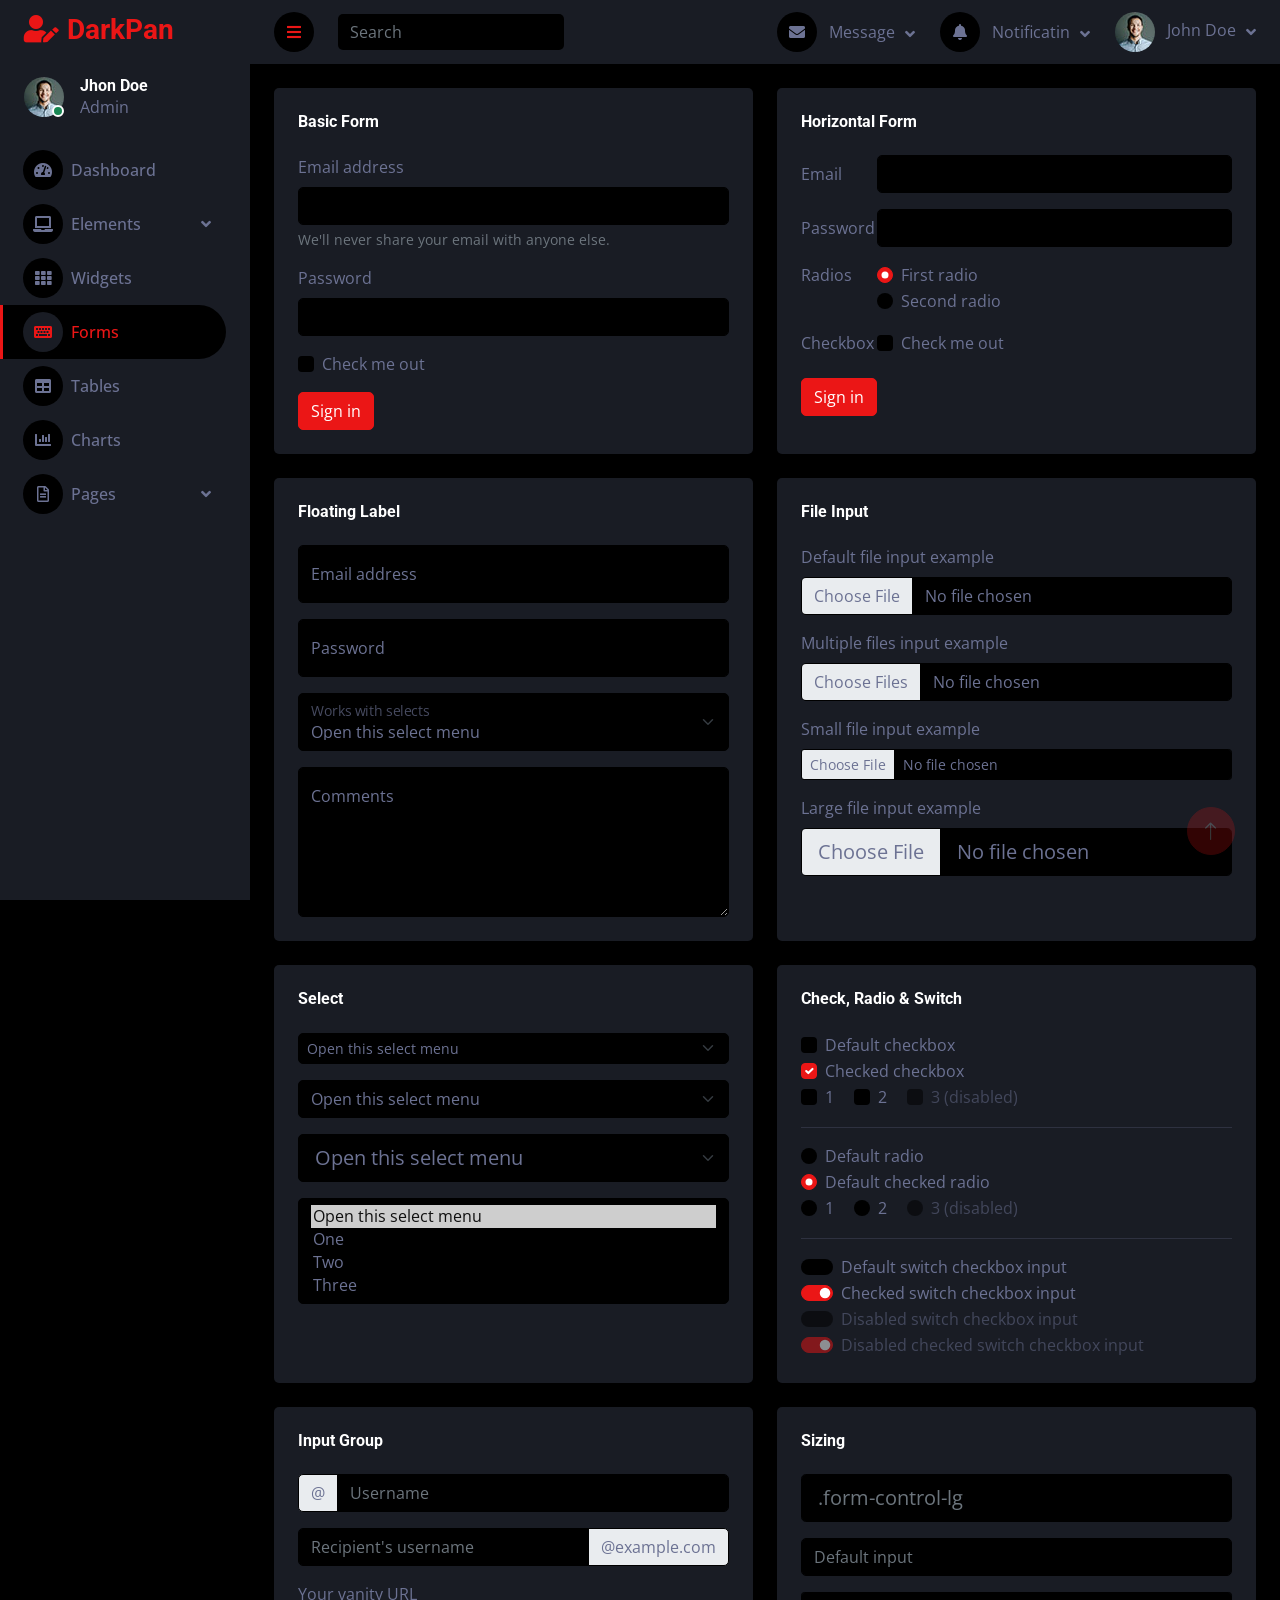
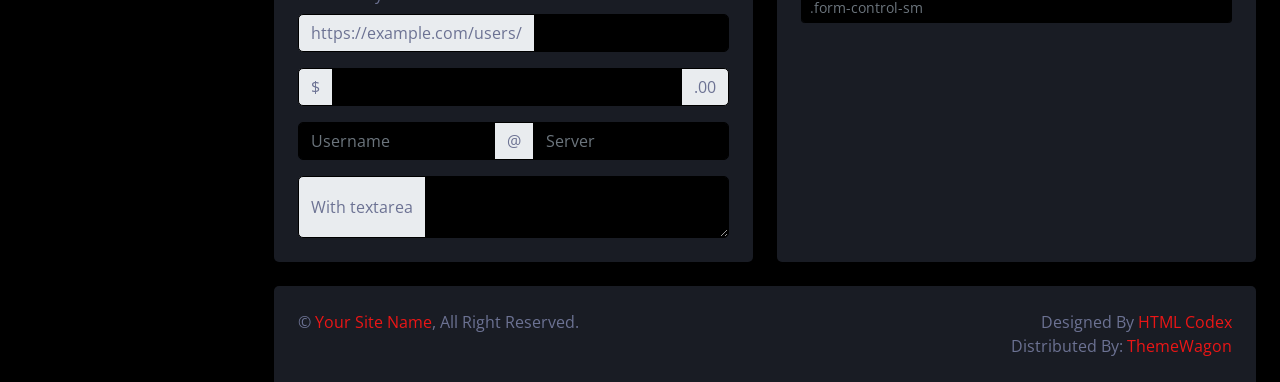
<file: 6form.html>
<!DOCTYPE html>
<html lang="en">

<head>
    <meta charset="utf-8">
    <title>DarkPan - Bootstrap 5 Admin Template</title>
    <meta content="width=device-width, initial-scale=1.0" name="viewport">
    <meta content="" name="keywords">
    <meta content="" name="description">

    <!-- Favicon -->
    <link href="img/favicon.ico" rel="icon">

    <!-- Google Web Fonts -->
    <link rel="preconnect" href="https://fonts.googleapis.com">
    <link rel="preconnect" href="https://fonts.gstatic.com" crossorigin>
    <link href="https://fonts.googleapis.com/css2?family=Open+Sans:wght@400;600&family=Roboto:wght@500;700&display=swap" rel="stylesheet"> 
    
    <!-- Icon Font Stylesheet -->
    <link href="https://cdnjs.cloudflare.com/ajax/libs/font-awesome/5.10.0/css/all.min.css" rel="stylesheet">
    <link href="https://cdn.jsdelivr.net/npm/bootstrap-icons@1.4.1/font/bootstrap-icons.css" rel="stylesheet">

    <!-- Libraries Stylesheet -->
    <link href="lib/owlcarousel/assets/owl.carousel.min.css" rel="stylesheet">
    <link href="lib/tempusdominus/css/tempusdominus-bootstrap-4.min.css" rel="stylesheet" />

    <!-- Customized Bootstrap Stylesheet -->
    <link href="css/bootstrap.min.css" rel="stylesheet">

    <!-- Template Stylesheet -->
    <link href="css/style.css" rel="stylesheet">
</head>

<body>
    <div class="container-fluid position-relative d-flex p-0">
        <!-- Spinner Start -->
        <div id="spinner" class="show bg-dark position-fixed translate-middle w-100 vh-100 top-50 start-50 d-flex align-items-center justify-content-center">
            <div class="spinner-border text-primary" style="width: 3rem; height: 3rem;" role="status">
                <span class="sr-only">Loading...</span>
            </div>
        </div>
        <!-- Spinner End -->


        <!-- Sidebar Start -->
        <div class="sidebar pe-4 pb-3">
            <nav class="navbar bg-secondary navbar-dark">
                <a href="index.html" class="navbar-brand mx-4 mb-3">
                    <h3 class="text-primary"><i class="fa fa-user-edit me-2"></i>DarkPan</h3>
                </a>
                <div class="d-flex align-items-center ms-4 mb-4">
                    <div class="position-relative">
                        <img class="rounded-circle" src="img/user.jpg" alt="" style="width: 40px; height: 40px;">
                        <div class="bg-success rounded-circle border border-2 border-white position-absolute end-0 bottom-0 p-1"></div>
                    </div>
                    <div class="ms-3">
                        <h6 class="mb-0">Jhon Doe</h6>
                        <span>Admin</span>
                    </div>
                </div>
                <div class="navbar-nav w-100">
                    <a href="index.html" class="nav-item nav-link"><i class="fa fa-tachometer-alt me-2"></i>Dashboard</a>
                    <div class="nav-item dropdown">
                        <a href="#" class="nav-link dropdown-toggle" data-bs-toggle="dropdown"><i class="fa fa-laptop me-2"></i>Elements</a>
                        <div class="dropdown-menu bg-transparent border-0">
                            <a href="button.html" class="dropdown-item">Buttons</a>
                            <a href="typography.html" class="dropdown-item">Typography</a>
                            <a href="element.html" class="dropdown-item">Other Elements</a>
                        </div>
                    </div>
                    <a href="widget.html" class="nav-item nav-link"><i class="fa fa-th me-2"></i>Widgets</a>
                    <a href="form.html" class="nav-item nav-link active"><i class="fa fa-keyboard me-2"></i>Forms</a>
                    <a href="table.html" class="nav-item nav-link"><i class="fa fa-table me-2"></i>Tables</a>
                    <a href="chart.html" class="nav-item nav-link"><i class="fa fa-chart-bar me-2"></i>Charts</a>
                    <div class="nav-item dropdown">
                        <a href="#" class="nav-link dropdown-toggle" data-bs-toggle="dropdown"><i class="far fa-file-alt me-2"></i>Pages</a>
                        <div class="dropdown-menu bg-transparent border-0">
                            <a href="signin.html" class="dropdown-item">Sign In</a>
                            <a href="signup.html" class="dropdown-item">Sign Up</a>
                            <a href="404.html" class="dropdown-item">404 Error</a>
                            <a href="blank.html" class="dropdown-item">Blank Page</a>
                        </div>
                    </div>
                </div>
            </nav>
        </div>
        <!-- Sidebar End -->


        <!-- Content Start -->
        <div class="content">
            <!-- Navbar Start -->
            <nav class="navbar navbar-expand bg-secondary navbar-dark sticky-top px-4 py-0">
                <a href="index.html" class="navbar-brand d-flex d-lg-none me-4">
                    <h2 class="text-primary mb-0"><i class="fa fa-user-edit"></i></h2>
                </a>
                <a href="#" class="sidebar-toggler flex-shrink-0">
                    <i class="fa fa-bars"></i>
                </a>
                <form class="d-none d-md-flex ms-4">
                    <input class="form-control bg-dark border-0" type="search" placeholder="Search">
                </form>
                <div class="navbar-nav align-items-center ms-auto">
                    <div class="nav-item dropdown">
                        <a href="#" class="nav-link dropdown-toggle" data-bs-toggle="dropdown">
                            <i class="fa fa-envelope me-lg-2"></i>
                            <span class="d-none d-lg-inline-flex">Message</span>
                        </a>
                        <div class="dropdown-menu dropdown-menu-end bg-secondary border-0 rounded-0 rounded-bottom m-0">
                            <a href="#" class="dropdown-item">
                                <div class="d-flex align-items-center">
                                    <img class="rounded-circle" src="img/user.jpg" alt="" style="width: 40px; height: 40px;">
                                    <div class="ms-2">
                                        <h6 class="fw-normal mb-0">Jhon send you a message</h6>
                                        <small>15 minutes ago</small>
                                    </div>
                                </div>
                            </a>
                            <hr class="dropdown-divider">
                            <a href="#" class="dropdown-item">
                                <div class="d-flex align-items-center">
                                    <img class="rounded-circle" src="img/user.jpg" alt="" style="width: 40px; height: 40px;">
                                    <div class="ms-2">
                                        <h6 class="fw-normal mb-0">Jhon send you a message</h6>
                                        <small>15 minutes ago</small>
                                    </div>
                                </div>
                            </a>
                            <hr class="dropdown-divider">
                            <a href="#" class="dropdown-item">
                                <div class="d-flex align-items-center">
                                    <img class="rounded-circle" src="img/user.jpg" alt="" style="width: 40px; height: 40px;">
                                    <div class="ms-2">
                                        <h6 class="fw-normal mb-0">Jhon send you a message</h6>
                                        <small>15 minutes ago</small>
                                    </div>
                                </div>
                            </a>
                            <hr class="dropdown-divider">
                            <a href="#" class="dropdown-item text-center">See all message</a>
                        </div>
                    </div>
                    <div class="nav-item dropdown">
                        <a href="#" class="nav-link dropdown-toggle" data-bs-toggle="dropdown">
                            <i class="fa fa-bell me-lg-2"></i>
                            <span class="d-none d-lg-inline-flex">Notificatin</span>
                        </a>
                        <div class="dropdown-menu dropdown-menu-end bg-secondary border-0 rounded-0 rounded-bottom m-0">
                            <a href="#" class="dropdown-item">
                                <h6 class="fw-normal mb-0">Profile updated</h6>
                                <small>15 minutes ago</small>
                            </a>
                            <hr class="dropdown-divider">
                            <a href="#" class="dropdown-item">
                                <h6 class="fw-normal mb-0">New user added</h6>
                                <small>15 minutes ago</small>
                            </a>
                            <hr class="dropdown-divider">
                            <a href="#" class="dropdown-item">
                                <h6 class="fw-normal mb-0">Password changed</h6>
                                <small>15 minutes ago</small>
                            </a>
                            <hr class="dropdown-divider">
                            <a href="#" class="dropdown-item text-center">See all notifications</a>
                        </div>
                    </div>
                    <div class="nav-item dropdown">
                        <a href="#" class="nav-link dropdown-toggle" data-bs-toggle="dropdown">
                            <img class="rounded-circle me-lg-2" src="img/user.jpg" alt="" style="width: 40px; height: 40px;">
                            <span class="d-none d-lg-inline-flex">John Doe</span>
                        </a>
                        <div class="dropdown-menu dropdown-menu-end bg-secondary border-0 rounded-0 rounded-bottom m-0">
                            <a href="#" class="dropdown-item">My Profile</a>
                            <a href="#" class="dropdown-item">Settings</a>
                            <a href="#" class="dropdown-item">Log Out</a>
                        </div>
                    </div>
                </div>
            </nav>
            <!-- Navbar End -->


            <!-- Form Start -->
            <div class="container-fluid pt-4 px-4">
                <div class="row g-4">
                    <div class="col-sm-12 col-xl-6">
                        <div class="bg-secondary rounded h-100 p-4">
                            <h6 class="mb-4">Basic Form</h6>
                            <form>
                                <div class="mb-3">
                                    <label for="exampleInputEmail1" class="form-label">Email address</label>
                                    <input type="email" class="form-control" id="exampleInputEmail1"
                                        aria-describedby="emailHelp">
                                    <div id="emailHelp" class="form-text">We'll never share your email with anyone else.
                                    </div>
                                </div>
                                <div class="mb-3">
                                    <label for="exampleInputPassword1" class="form-label">Password</label>
                                    <input type="password" class="form-control" id="exampleInputPassword1">
                                </div>
                                <div class="mb-3 form-check">
                                    <input type="checkbox" class="form-check-input" id="exampleCheck1">
                                    <label class="form-check-label" for="exampleCheck1">Check me out</label>
                                </div>
                                <button type="submit" class="btn btn-primary">Sign in</button>
                            </form>
                        </div>
                    </div>
                    <div class="col-sm-12 col-xl-6">
                        <div class="bg-secondary rounded h-100 p-4">
                            <h6 class="mb-4">Horizontal Form</h6>
                            <form>
                                <div class="row mb-3">
                                    <label for="inputEmail3" class="col-sm-2 col-form-label">Email</label>
                                    <div class="col-sm-10">
                                        <input type="email" class="form-control" id="inputEmail3">
                                    </div>
                                </div>
                                <div class="row mb-3">
                                    <label for="inputPassword3" class="col-sm-2 col-form-label">Password</label>
                                    <div class="col-sm-10">
                                        <input type="password" class="form-control" id="inputPassword3">
                                    </div>
                                </div>
                                <fieldset class="row mb-3">
                                    <legend class="col-form-label col-sm-2 pt-0">Radios</legend>
                                    <div class="col-sm-10">
                                        <div class="form-check">
                                            <input class="form-check-input" type="radio" name="gridRadios"
                                                id="gridRadios1" value="option1" checked>
                                            <label class="form-check-label" for="gridRadios1">
                                                First radio
                                            </label>
                                        </div>
                                        <div class="form-check">
                                            <input class="form-check-input" type="radio" name="gridRadios"
                                                id="gridRadios2" value="option2">
                                            <label class="form-check-label" for="gridRadios2">
                                                Second radio
                                            </label>
                                        </div>
                                    </div>
                                </fieldset>
                                <div class="row mb-3">
                                    <legend class="col-form-label col-sm-2 pt-0">Checkbox</legend>
                                    <div class="col-sm-10">
                                        <div class="form-check">
                                            <input class="form-check-input" type="checkbox" id="gridCheck1">
                                            <label class="form-check-label" for="gridCheck1">
                                                Check me out
                                            </label>
                                        </div>
                                    </div>
                                </div>
                                <button type="submit" class="btn btn-primary">Sign in</button>
                            </form>
                        </div>
                    </div>
                    <div class="col-sm-12 col-xl-6">
                        <div class="bg-secondary rounded h-100 p-4">
                            <h6 class="mb-4">Floating Label</h6>
                            <div class="form-floating mb-3">
                                <input type="email" class="form-control" id="floatingInput"
                                    placeholder="name@example.com">
                                <label for="floatingInput">Email address</label>
                            </div>
                            <div class="form-floating mb-3">
                                <input type="password" class="form-control" id="floatingPassword"
                                    placeholder="Password">
                                <label for="floatingPassword">Password</label>
                            </div>
                            <div class="form-floating mb-3">
                                <select class="form-select" id="floatingSelect"
                                    aria-label="Floating label select example">
                                    <option selected>Open this select menu</option>
                                    <option value="1">One</option>
                                    <option value="2">Two</option>
                                    <option value="3">Three</option>
                                </select>
                                <label for="floatingSelect">Works with selects</label>
                            </div>
                            <div class="form-floating">
                                <textarea class="form-control" placeholder="Leave a comment here"
                                    id="floatingTextarea" style="height: 150px;"></textarea>
                                <label for="floatingTextarea">Comments</label>
                            </div>
                        </div>
                    </div>
                    <div class="col-sm-12 col-xl-6">
                        <div class="bg-secondary rounded h-100 p-4">
                            <h6 class="mb-4">File Input</h6>
                            <div class="mb-3">
                                <label for="formFile" class="form-label">Default file input example</label>
                                <input class="form-control bg-dark" type="file" id="formFile">
                            </div>
                            <div class="mb-3">
                                <label for="formFileMultiple" class="form-label">Multiple files input example</label>
                                <input class="form-control bg-dark" type="file" id="formFileMultiple" multiple>
                            </div>
                            <div class="mb-3">
                                <label for="formFileSm" class="form-label">Small file input example</label>
                                <input class="form-control form-control-sm bg-dark" id="formFileSm" type="file">
                            </div>
                            <div>
                                <label for="formFileLg" class="form-label">Large file input example</label>
                                <input class="form-control form-control-lg bg-dark" id="formFileLg" type="file">
                            </div>
                        </div>
                    </div>
                    <div class="col-sm-12 col-xl-6">
                        <div class="bg-secondary rounded h-100 p-4">
                            <h6 class="mb-4">Select</h6>
                            <select class="form-select form-select-sm mb-3" aria-label=".form-select-sm example">
                                <option selected>Open this select menu</option>
                                <option value="1">One</option>
                                <option value="2">Two</option>
                                <option value="3">Three</option>
                            </select>
                            <select class="form-select mb-3" aria-label="Default select example">
                                <option selected>Open this select menu</option>
                                <option value="1">One</option>
                                <option value="2">Two</option>
                                <option value="3">Three</option>
                            </select>
                            <select class="form-select form-select-lg mb-3" aria-label=".form-select-lg example">
                                <option selected>Open this select menu</option>
                                <option value="1">One</option>
                                <option value="2">Two</option>
                                <option value="3">Three</option>
                            </select>
                            <select class="form-select" multiple aria-label="multiple select example">
                                <option selected>Open this select menu</option>
                                <option value="1">One</option>
                                <option value="2">Two</option>
                                <option value="3">Three</option>
                            </select>
                        </div>
                    </div>
                    <div class="col-sm-12 col-xl-6">
                        <div class="bg-secondary rounded h-100 p-4">
                            <h6 class="mb-4">Check, Radio & Switch</h6>
                            <div class="form-check">
                                <input class="form-check-input" type="checkbox" value="" id="flexCheckDefault">
                                <label class="form-check-label" for="flexCheckDefault">
                                    Default checkbox
                                </label>
                            </div>
                            <div class="form-check">
                                <input class="form-check-input" type="checkbox" value="" id="flexCheckChecked" checked>
                                <label class="form-check-label" for="flexCheckChecked">
                                    Checked checkbox
                                </label>
                            </div>
                            <div class="form-check form-check-inline">
                                <input class="form-check-input" type="checkbox" id="inlineCheckbox1" value="option1">
                                <label class="form-check-label" for="inlineCheckbox1">1</label>
                            </div>
                            <div class="form-check form-check-inline">
                                <input class="form-check-input" type="checkbox" id="inlineCheckbox2" value="option2">
                                <label class="form-check-label" for="inlineCheckbox2">2</label>
                            </div>
                            <div class="form-check form-check-inline">
                                <input class="form-check-input" type="checkbox" id="inlineCheckbox3" value="option3"
                                    disabled>
                                <label class="form-check-label" for="inlineCheckbox3">3 (disabled)</label>
                            </div>
                            <hr>
                            <div class="form-check">
                                <input class="form-check-input" type="radio" name="flexRadioDefault"
                                    id="flexRadioDefault1">
                                <label class="form-check-label" for="flexRadioDefault1">
                                    Default radio
                                </label>
                            </div>
                            <div class="form-check">
                                <input class="form-check-input" type="radio" name="flexRadioDefault"
                                    id="flexRadioDefault2" checked>
                                <label class="form-check-label" for="flexRadioDefault2">
                                    Default checked radio
                                </label>
                            </div>
                            <div class="form-check form-check-inline">
                                <input class="form-check-input" type="radio" name="inlineRadioOptions" id="inlineRadio1"
                                    value="option1">
                                <label class="form-check-label" for="inlineRadio1">1</label>
                            </div>
                            <div class="form-check form-check-inline">
                                <input class="form-check-input" type="radio" name="inlineRadioOptions" id="inlineRadio2"
                                    value="option2">
                                <label class="form-check-label" for="inlineRadio2">2</label>
                            </div>
                            <div class="form-check form-check-inline">
                                <input class="form-check-input" type="radio" name="inlineRadioOptions" id="inlineRadio3"
                                    value="option3" disabled>
                                <label class="form-check-label" for="inlineRadio3">3 (disabled)</label>
                            </div>
                            <hr>
                            <div class="form-check form-switch">
                                <input class="form-check-input" type="checkbox" role="switch"
                                    id="flexSwitchCheckDefault">
                                <label class="form-check-label" for="flexSwitchCheckDefault">Default switch checkbox
                                    input</label>
                            </div>
                            <div class="form-check form-switch">
                                <input class="form-check-input" type="checkbox" role="switch"
                                    id="flexSwitchCheckChecked" checked>
                                <label class="form-check-label" for="flexSwitchCheckChecked">Checked switch checkbox
                                    input</label>
                            </div>
                            <div class="form-check form-switch">
                                <input class="form-check-input" type="checkbox" role="switch"
                                    id="flexSwitchCheckDisabled" disabled>
                                <label class="form-check-label" for="flexSwitchCheckDisabled">Disabled switch checkbox
                                    input</label>
                            </div>
                            <div class="form-check form-switch">
                                <input class="form-check-input" type="checkbox" role="switch"
                                    id="flexSwitchCheckCheckedDisabled" checked disabled>
                                <label class="form-check-label" for="flexSwitchCheckCheckedDisabled">Disabled checked
                                    switch checkbox input</label>
                            </div>
                        </div>
                    </div>
                    <div class="col-sm-12 col-xl-6">
                        <div class="bg-secondary rounded h-100 p-4">
                            <h6 class="mb-4">Input Group</h6>
                            <div class="input-group mb-3">
                                <span class="input-group-text" id="basic-addon1">@</span>
                                <input type="text" class="form-control" placeholder="Username" aria-label="Username"
                                    aria-describedby="basic-addon1">
                            </div>
                            <div class="input-group mb-3">
                                <input type="text" class="form-control" placeholder="Recipient's username"
                                    aria-label="Recipient's username" aria-describedby="basic-addon2">
                                <span class="input-group-text" id="basic-addon2">@example.com</span>
                            </div>
                            <label for="basic-url" class="form-label">Your vanity URL</label>
                            <div class="input-group mb-3">
                                <span class="input-group-text" id="basic-addon3">https://example.com/users/</span>
                                <input type="text" class="form-control" id="basic-url" aria-describedby="basic-addon3">
                            </div>
                            <div class="input-group mb-3">
                                <span class="input-group-text">$</span>
                                <input type="text" class="form-control" aria-label="Amount (to the nearest dollar)">
                                <span class="input-group-text">.00</span>
                            </div>
                            <div class="input-group mb-3">
                                <input type="text" class="form-control" placeholder="Username" aria-label="Username">
                                <span class="input-group-text">@</span>
                                <input type="text" class="form-control" placeholder="Server" aria-label="Server">
                            </div>
                            <div class="input-group">
                                <span class="input-group-text">With textarea</span>
                                <textarea class="form-control" aria-label="With textarea"></textarea>
                            </div>
                        </div>
                    </div>
                    <div class="col-sm-12 col-xl-6">
                        <div class="bg-secondary rounded h-100 p-4">
                            <h6 class="mb-4">Sizing</h6>
                            <input class="form-control form-control-lg mb-3" type="text" placeholder=".form-control-lg"
                                aria-label=".form-control-lg example">
                            <input class="form-control mb-3" type="text" placeholder="Default input"
                                aria-label="default input example">
                            <input class="form-control form-control-sm" type="text" placeholder=".form-control-sm"
                                aria-label=".form-control-sm example">
                        </div>
                    </div>
                </div>
            </div>
            <!-- Form End -->


            <!-- Footer Start -->
            <div class="container-fluid pt-4 px-4">
                <div class="bg-secondary rounded-top p-4">
                    <div class="row">
                        <div class="col-12 col-sm-6 text-center text-sm-start">
                            &copy; <a href="#">Your Site Name</a>, All Right Reserved. 
                        </div>
                        <div class="col-12 col-sm-6 text-center text-sm-end">
                            <!--/*** This template is free as long as you keep the footer author’s credit link/attribution link/backlink. If you'd like to use the template without the footer author’s credit link/attribution link/backlink, you can purchase the Credit Removal License from "https://htmlcodex.com/credit-removal". Thank you for your support. ***/-->
                            Designed By <a href="https://htmlcodex.com">HTML Codex</a>
                            <br>Distributed By: <a href="https://themewagon.com" target="_blank">ThemeWagon</a>
                        </div>
                    </div>
                </div>
            </div>
            <!-- Footer End -->
        </div>
        <!-- Content End -->


        <!-- Back to Top -->
        <a href="#" class="btn btn-lg btn-primary btn-lg-square back-to-top"><i class="bi bi-arrow-up"></i></a>
    </div>

    <!-- JavaScript Libraries -->
    <script src="https://code.jquery.com/jquery-3.4.1.min.js"></script>
    <script src="https://cdn.jsdelivr.net/npm/bootstrap@5.0.0/dist/js/bootstrap.bundle.min.js"></script>
    <script src="lib/chart/chart.min.js"></script>
    <script src="lib/easing/easing.min.js"></script>
    <script src="lib/waypoints/waypoints.min.js"></script>
    <script src="lib/owlcarousel/owl.carousel.min.js"></script>
    <script src="lib/tempusdominus/js/moment.min.js"></script>
    <script src="lib/tempusdominus/js/moment-timezone.min.js"></script>
    <script src="lib/tempusdominus/js/tempusdominus-bootstrap-4.min.js"></script>

    <!-- Template Javascript -->
    <script src="js/main.js"></script>
</body>

</html>
</file>
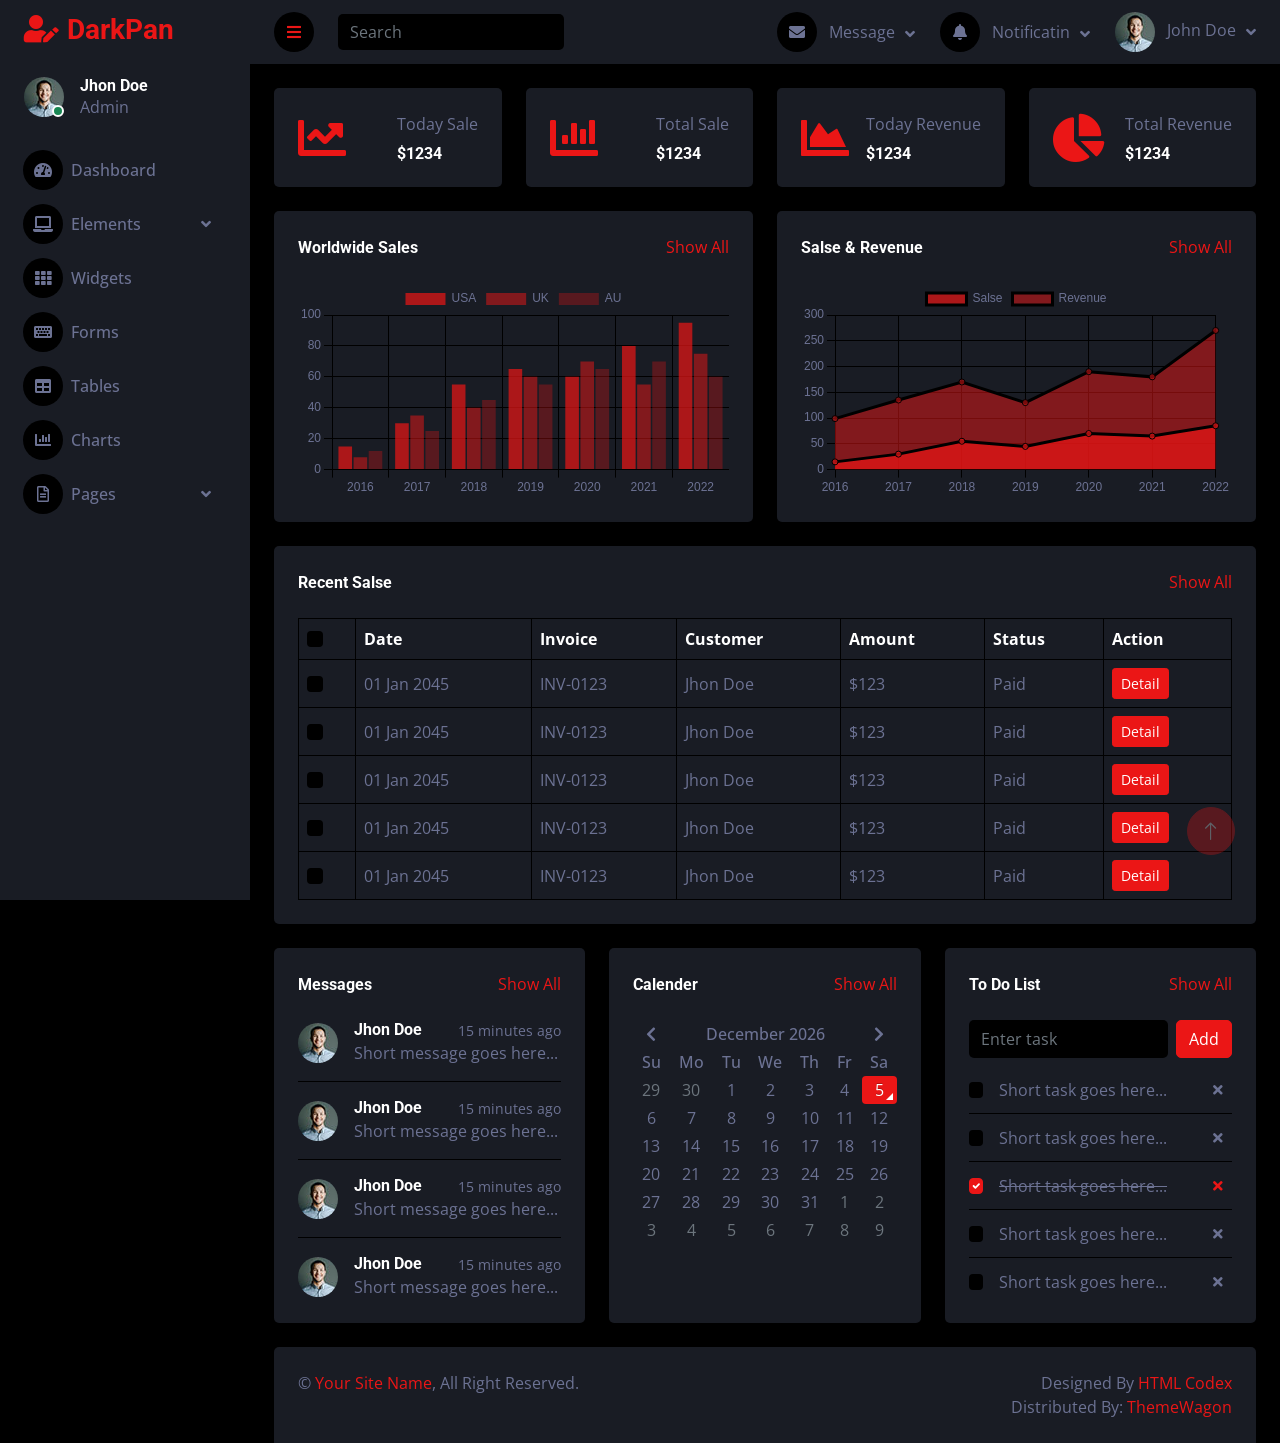
<file: 7indexx.html>
<!DOCTYPE html>
<html lang="en">

<head>
    <meta charset="utf-8">
    <title>EDCA</title>
    <meta content="width=device-width, initial-scale=1.0" name="viewport">
    <meta content="" name="keywords">
    <meta content="" name="description">

    <!-- Favicon -->
    <link href="img/favicon.ico" rel="icon">

    <!-- Google Web Fonts -->
    <link rel="preconnect" href="https://fonts.googleapis.com">
    <link rel="preconnect" href="https://fonts.gstatic.com" crossorigin>
    <link href="https://fonts.googleapis.com/css2?family=Open+Sans:wght@400;600&family=Roboto:wght@500;700&display=swap" rel="stylesheet"> 
    
    <!-- Icon Font Stylesheet -->
    <link href="https://cdnjs.cloudflare.com/ajax/libs/font-awesome/5.10.0/css/all.min.css" rel="stylesheet">
    <link href="https://cdn.jsdelivr.net/npm/bootstrap-icons@1.4.1/font/bootstrap-icons.css" rel="stylesheet">

    <!-- Libraries Stylesheet -->
    <link href="lib/owlcarousel/assets/owl.carousel.min.css" rel="stylesheet">
    <link href="lib/tempusdominus/css/tempusdominus-bootstrap-4.min.css" rel="stylesheet" />

    <!-- Customized Bootstrap Stylesheet -->
    <link href="css/bootstrap.min.css" rel="stylesheet">

    <!-- Template Stylesheet -->
    <link href="css/style.css" rel="stylesheet">
</head>

<body>
    <div class="container-fluid position-relative d-flex p-0">
        <!-- Spinner Start -->
        <div id="spinner" class="show bg-dark position-fixed translate-middle w-100 vh-100 top-50 start-50 d-flex align-items-center justify-content-center">
            <div class="spinner-border text-primary" style="width: 3rem; height: 3rem;" role="status">
                <span class="sr-only">Loading...</span>
            </div>
        </div>
        <!-- Spinner End -->


        <!-- Sidebar Start -->
        <div class="sidebar pe-4 pb-3">
            <nav class="navbar bg-secondary navbar-dark">
                <a href="index.html" class="navbar-brand mx-4 mb-3">
                    <h3 class="text-primary"><i class="fa fa-user-edit me-2"></i>DarkPan</h3>
                </a>
                <div class="d-flex align-items-center ms-4 mb-4">
                    <div class="position-relative">
                        <img class="rounded-circle" src="img/user.jpg" alt="" style="width: 40px; height: 40px;">
                        <div class="bg-success rounded-circle border border-2 border-white position-absolute end-0 bottom-0 p-1"></div>
                    </div>
                    <div class="ms-3">
                        <h6 class="mb-0">Jhon Doe</h6>
                        <span>Admin</span>
                    </div>
                </div>
                <div class="navbar-nav w-100">
                    <a href="index.html" class="nav-item nav-link"><i class="fa fa-tachometer-alt me-2"></i>Dashboard</a>
                    <div class="nav-item dropdown">
                        <a href="#" class="nav-link dropdown-toggle" data-bs-toggle="dropdown"><i class="fa fa-laptop me-2"></i>Elements</a>
                        <div class="dropdown-menu bg-transparent border-0">
                            <a href="button.html" class="dropdown-item">Buttons</a>
                            <a href="typography.html" class="dropdown-item">Typography</a>
                            <a href="element.html" class="dropdown-item">Other Elements</a>
                        </div>
                    </div>
                    <!--PROBANDO NUEVOS-->
                    
                    <!--PROBANDO NUEVOS-->
                    <a href="widget.html" class="nav-item nav-link"><i class="fa fa-th me-2"></i>Widgets</a>
                    <a href="form.html" class="nav-item nav-link"><i class="fa fa-keyboard me-2"></i>Forms</a>
                    <a href="table.html" class="nav-item nav-link"><i class="fa fa-table me-2"></i>Tables</a>
                    <a href="chart.html" class="nav-item nav-link"><i class="fa fa-chart-bar me-2"></i>Charts</a>
                    <div class="nav-item dropdown">
                        <a href="#" class="nav-link dropdown-toggle" data-bs-toggle="dropdown"><i class="far fa-file-alt me-2"></i>Pages</a>
                        <div class="dropdown-menu bg-transparent border-0">
                            <a href="signin.html" class="dropdown-item">Sign In</a>
                            <a href="signup.html" class="dropdown-item">Sign Up</a>
                            <a href="404.html" class="dropdown-item">404 Error</a>
                            <a href="blank.html" class="dropdown-item">Blank Page</a>
                        </div>
                    </div>
                </div>
            </nav>
        </div>
        <!-- Sidebar End -->


        <!-- Content Start -->
        <div class="content">
            <!-- Navbar Start -->
            <nav class="navbar navbar-expand bg-secondary navbar-dark sticky-top px-4 py-0">
                <a href="index.html" class="navbar-brand d-flex d-lg-none me-4">
                    <h2 class="text-primary mb-0"><i class="fa fa-user-edit"></i></h2>
                </a>
                <a href="#" class="sidebar-toggler flex-shrink-0">
                    <i class="fa fa-bars"></i>
                </a>
                <form class="d-none d-md-flex ms-4">
                    <input class="form-control bg-dark border-0" type="search" placeholder="Search">
                </form>
                <div class="navbar-nav align-items-center ms-auto">
                    <div class="nav-item dropdown">
                        <a href="#" class="nav-link dropdown-toggle" data-bs-toggle="dropdown">
                            <i class="fa fa-envelope me-lg-2"></i>
                            <span class="d-none d-lg-inline-flex">Message</span>
                        </a>
                        <div class="dropdown-menu dropdown-menu-end bg-secondary border-0 rounded-0 rounded-bottom m-0">
                            <a href="#" class="dropdown-item">
                                <div class="d-flex align-items-center">
                                    <img class="rounded-circle" src="img/user.jpg" alt="" style="width: 40px; height: 40px;">
                                    <div class="ms-2">
                                        <h6 class="fw-normal mb-0">Jhon send you a message</h6>
                                        <small>15 minutes ago</small>
                                    </div>
                                </div>
                            </a>
                            <hr class="dropdown-divider">
                            <a href="#" class="dropdown-item">
                                <div class="d-flex align-items-center">
                                    <img class="rounded-circle" src="img/user.jpg" alt="" style="width: 40px; height: 40px;">
                                    <div class="ms-2">
                                        <h6 class="fw-normal mb-0">Jhon send you a message</h6>
                                        <small>15 minutes ago</small>
                                    </div>
                                </div>
                            </a>
                            <hr class="dropdown-divider">
                            <a href="#" class="dropdown-item">
                                <div class="d-flex align-items-center">
                                    <img class="rounded-circle" src="img/user.jpg" alt="" style="width: 40px; height: 40px;">
                                    <div class="ms-2">
                                        <h6 class="fw-normal mb-0">Jhon send you a message</h6>
                                        <small>15 minutes ago</small>
                                    </div>
                                </div>
                            </a>
                            <hr class="dropdown-divider">
                            <a href="#" class="dropdown-item text-center">See all message</a>
                        </div>
                    </div>
                    <div class="nav-item dropdown">
                        <a href="#" class="nav-link dropdown-toggle" data-bs-toggle="dropdown">
                            <i class="fa fa-bell me-lg-2"></i>
                            <span class="d-none d-lg-inline-flex">Notificatin</span>
                        </a>
                        <div class="dropdown-menu dropdown-menu-end bg-secondary border-0 rounded-0 rounded-bottom m-0">
                            <a href="#" class="dropdown-item">
                                <h6 class="fw-normal mb-0">Profile updated</h6>
                                <small>15 minutes ago</small>
                            </a>
                            <hr class="dropdown-divider">
                            <a href="#" class="dropdown-item">
                                <h6 class="fw-normal mb-0">New user added</h6>
                                <small>15 minutes ago</small>
                            </a>
                            <hr class="dropdown-divider">
                            <a href="#" class="dropdown-item">
                                <h6 class="fw-normal mb-0">Password changed</h6>
                                <small>15 minutes ago</small>
                            </a>
                            <hr class="dropdown-divider">
                            <a href="#" class="dropdown-item text-center">See all notifications</a>
                        </div>
                    </div>
                    <div class="nav-item dropdown">
                        <a href="#" class="nav-link dropdown-toggle" data-bs-toggle="dropdown">
                            <img class="rounded-circle me-lg-2" src="img/user.jpg" alt="" style="width: 40px; height: 40px;">
                            <span class="d-none d-lg-inline-flex">John Doe</span>
                        </a>
                        <div class="dropdown-menu dropdown-menu-end bg-secondary border-0 rounded-0 rounded-bottom m-0">
                            <a href="#" class="dropdown-item">My Profile</a>
                            <a href="#" class="dropdown-item">Settings</a>
                            <a href="#" class="dropdown-item">Log Out</a>
                        </div>
                    </div>
                </div>
            </nav>
            <!-- Navbar End -->


            <!-- Sale & Revenue Start -->
            <div class="container-fluid pt-4 px-4">
                <div class="row g-4">
                    <div class="col-sm-6 col-xl-3">
                        <div class="bg-secondary rounded d-flex align-items-center justify-content-between p-4">
                            <i class="fa fa-chart-line fa-3x text-primary"></i>
                            <div class="ms-3">
                                <p class="mb-2">Today Sale</p>
                                <h6 class="mb-0">$1234</h6>
                            </div>
                        </div>
                    </div>
                    <div class="col-sm-6 col-xl-3">
                        <div class="bg-secondary rounded d-flex align-items-center justify-content-between p-4">
                            <i class="fa fa-chart-bar fa-3x text-primary"></i>
                            <div class="ms-3">
                                <p class="mb-2">Total Sale</p>
                                <h6 class="mb-0">$1234</h6>
                            </div>
                        </div>
                    </div>
                    <div class="col-sm-6 col-xl-3">
                        <div class="bg-secondary rounded d-flex align-items-center justify-content-between p-4">
                            <i class="fa fa-chart-area fa-3x text-primary"></i>
                            <div class="ms-3">
                                <p class="mb-2">Today Revenue</p>
                                <h6 class="mb-0">$1234</h6>
                            </div>
                        </div>
                    </div>
                    <div class="col-sm-6 col-xl-3">
                        <div class="bg-secondary rounded d-flex align-items-center justify-content-between p-4">
                            <i class="fa fa-chart-pie fa-3x text-primary"></i>
                            <div class="ms-3">
                                <p class="mb-2">Total Revenue</p>
                                <h6 class="mb-0">$1234</h6>
                            </div>
                        </div>
                    </div>
                </div>
            </div>
            <!-- Sale & Revenue End -->


            <!-- Sales Chart Start -->
            <div class="container-fluid pt-4 px-4">
                <div class="row g-4">
                    <div class="col-sm-12 col-xl-6">
                        <div class="bg-secondary text-center rounded p-4">
                            <div class="d-flex align-items-center justify-content-between mb-4">
                                <h6 class="mb-0">Worldwide Sales</h6>
                                <a href="">Show All</a>
                            </div>
                            <canvas id="worldwide-sales"></canvas>
                        </div>
                    </div>
                    <div class="col-sm-12 col-xl-6">
                        <div class="bg-secondary text-center rounded p-4">
                            <div class="d-flex align-items-center justify-content-between mb-4">
                                <h6 class="mb-0">Salse & Revenue</h6>
                                <a href="">Show All</a>
                            </div>
                            <canvas id="salse-revenue"></canvas>
                        </div>
                    </div>
                </div>
            </div>
            <!-- Sales Chart End -->


            <!-- Recent Sales Start -->
            <div class="container-fluid pt-4 px-4">
                <div class="bg-secondary text-center rounded p-4">
                    <div class="d-flex align-items-center justify-content-between mb-4">
                        <h6 class="mb-0">Recent Salse</h6>
                        <a href="">Show All</a>
                    </div>
                    <div class="table-responsive">
                        <table class="table text-start align-middle table-bordered table-hover mb-0">
                            <thead>
                                <tr class="text-white">
                                    <th scope="col"><input class="form-check-input" type="checkbox"></th>
                                    <th scope="col">Date</th>
                                    <th scope="col">Invoice</th>
                                    <th scope="col">Customer</th>
                                    <th scope="col">Amount</th>
                                    <th scope="col">Status</th>
                                    <th scope="col">Action</th>
                                </tr>
                            </thead>
                            <tbody>
                                <tr>
                                    <td><input class="form-check-input" type="checkbox"></td>
                                    <td>01 Jan 2045</td>
                                    <td>INV-0123</td>
                                    <td>Jhon Doe</td>
                                    <td>$123</td>
                                    <td>Paid</td>
                                    <td><a class="btn btn-sm btn-primary" href="">Detail</a></td>
                                </tr>
                                <tr>
                                    <td><input class="form-check-input" type="checkbox"></td>
                                    <td>01 Jan 2045</td>
                                    <td>INV-0123</td>
                                    <td>Jhon Doe</td>
                                    <td>$123</td>
                                    <td>Paid</td>
                                    <td><a class="btn btn-sm btn-primary" href="">Detail</a></td>
                                </tr>
                                <tr>
                                    <td><input class="form-check-input" type="checkbox"></td>
                                    <td>01 Jan 2045</td>
                                    <td>INV-0123</td>
                                    <td>Jhon Doe</td>
                                    <td>$123</td>
                                    <td>Paid</td>
                                    <td><a class="btn btn-sm btn-primary" href="">Detail</a></td>
                                </tr>
                                <tr>
                                    <td><input class="form-check-input" type="checkbox"></td>
                                    <td>01 Jan 2045</td>
                                    <td>INV-0123</td>
                                    <td>Jhon Doe</td>
                                    <td>$123</td>
                                    <td>Paid</td>
                                    <td><a class="btn btn-sm btn-primary" href="">Detail</a></td>
                                </tr>
                                <tr>
                                    <td><input class="form-check-input" type="checkbox"></td>
                                    <td>01 Jan 2045</td>
                                    <td>INV-0123</td>
                                    <td>Jhon Doe</td>
                                    <td>$123</td>
                                    <td>Paid</td>
                                    <td><a class="btn btn-sm btn-primary" href="">Detail</a></td>
                                </tr>
                            </tbody>
                        </table>
                    </div>
                </div>
            </div>
            <!-- Recent Sales End -->


            <!-- Widgets Start -->
            <div class="container-fluid pt-4 px-4">
                <div class="row g-4">
                    <div class="col-sm-12 col-md-6 col-xl-4">
                        <div class="h-100 bg-secondary rounded p-4">
                            <div class="d-flex align-items-center justify-content-between mb-2">
                                <h6 class="mb-0">Messages</h6>
                                <a href="">Show All</a>
                            </div>
                            <div class="d-flex align-items-center border-bottom py-3">
                                <img class="rounded-circle flex-shrink-0" src="img/user.jpg" alt="" style="width: 40px; height: 40px;">
                                <div class="w-100 ms-3">
                                    <div class="d-flex w-100 justify-content-between">
                                        <h6 class="mb-0">Jhon Doe</h6>
                                        <small>15 minutes ago</small>
                                    </div>
                                    <span>Short message goes here...</span>
                                </div>
                            </div>
                            <div class="d-flex align-items-center border-bottom py-3">
                                <img class="rounded-circle flex-shrink-0" src="img/user.jpg" alt="" style="width: 40px; height: 40px;">
                                <div class="w-100 ms-3">
                                    <div class="d-flex w-100 justify-content-between">
                                        <h6 class="mb-0">Jhon Doe</h6>
                                        <small>15 minutes ago</small>
                                    </div>
                                    <span>Short message goes here...</span>
                                </div>
                            </div>
                            <div class="d-flex align-items-center border-bottom py-3">
                                <img class="rounded-circle flex-shrink-0" src="img/user.jpg" alt="" style="width: 40px; height: 40px;">
                                <div class="w-100 ms-3">
                                    <div class="d-flex w-100 justify-content-between">
                                        <h6 class="mb-0">Jhon Doe</h6>
                                        <small>15 minutes ago</small>
                                    </div>
                                    <span>Short message goes here...</span>
                                </div>
                            </div>
                            <div class="d-flex align-items-center pt-3">
                                <img class="rounded-circle flex-shrink-0" src="img/user.jpg" alt="" style="width: 40px; height: 40px;">
                                <div class="w-100 ms-3">
                                    <div class="d-flex w-100 justify-content-between">
                                        <h6 class="mb-0">Jhon Doe</h6>
                                        <small>15 minutes ago</small>
                                    </div>
                                    <span>Short message goes here...</span>
                                </div>
                            </div>
                        </div>
                    </div>
                    <div class="col-sm-12 col-md-6 col-xl-4">
                        <div class="h-100 bg-secondary rounded p-4">
                            <div class="d-flex align-items-center justify-content-between mb-4">
                                <h6 class="mb-0">Calender</h6>
                                <a href="">Show All</a>
                            </div>
                            <div id="calender"></div>
                        </div>
                    </div>
                    <div class="col-sm-12 col-md-6 col-xl-4">
                        <div class="h-100 bg-secondary rounded p-4">
                            <div class="d-flex align-items-center justify-content-between mb-4">
                                <h6 class="mb-0">To Do List</h6>
                                <a href="">Show All</a>
                            </div>
                            <div class="d-flex mb-2">
                                <input class="form-control bg-dark border-0" type="text" placeholder="Enter task">
                                <button type="button" class="btn btn-primary ms-2">Add</button>
                            </div>
                            <div class="d-flex align-items-center border-bottom py-2">
                                <input class="form-check-input m-0" type="checkbox">
                                <div class="w-100 ms-3">
                                    <div class="d-flex w-100 align-items-center justify-content-between">
                                        <span>Short task goes here...</span>
                                        <button class="btn btn-sm"><i class="fa fa-times"></i></button>
                                    </div>
                                </div>
                            </div>
                            <div class="d-flex align-items-center border-bottom py-2">
                                <input class="form-check-input m-0" type="checkbox">
                                <div class="w-100 ms-3">
                                    <div class="d-flex w-100 align-items-center justify-content-between">
                                        <span>Short task goes here...</span>
                                        <button class="btn btn-sm"><i class="fa fa-times"></i></button>
                                    </div>
                                </div>
                            </div>
                            <div class="d-flex align-items-center border-bottom py-2">
                                <input class="form-check-input m-0" type="checkbox" checked>
                                <div class="w-100 ms-3">
                                    <div class="d-flex w-100 align-items-center justify-content-between">
                                        <span><del>Short task goes here...</del></span>
                                        <button class="btn btn-sm text-primary"><i class="fa fa-times"></i></button>
                                    </div>
                                </div>
                            </div>
                            <div class="d-flex align-items-center border-bottom py-2">
                                <input class="form-check-input m-0" type="checkbox">
                                <div class="w-100 ms-3">
                                    <div class="d-flex w-100 align-items-center justify-content-between">
                                        <span>Short task goes here...</span>
                                        <button class="btn btn-sm"><i class="fa fa-times"></i></button>
                                    </div>
                                </div>
                            </div>
                            <div class="d-flex align-items-center pt-2">
                                <input class="form-check-input m-0" type="checkbox">
                                <div class="w-100 ms-3">
                                    <div class="d-flex w-100 align-items-center justify-content-between">
                                        <span>Short task goes here...</span>
                                        <button class="btn btn-sm"><i class="fa fa-times"></i></button>
                                    </div>
                                </div>
                            </div>
                        </div>
                    </div>
                </div>
            </div>
            <!-- Widgets End -->


            <!-- Footer Start -->
            <div class="container-fluid pt-4 px-4">
                <div class="bg-secondary rounded-top p-4">
                    <div class="row">
                        <div class="col-12 col-sm-6 text-center text-sm-start">
                            &copy; <a href="#">Your Site Name</a>, All Right Reserved. 
                        </div>
                        <div class="col-12 col-sm-6 text-center text-sm-end">
                            <!--/*** This template is free as long as you keep the footer author’s credit link/attribution link/backlink. If you'd like to use the template without the footer author’s credit link/attribution link/backlink, you can purchase the Credit Removal License from "https://htmlcodex.com/credit-removal". Thank you for your support. ***/-->
                            Designed By <a href="https://htmlcodex.com">HTML Codex</a>
                            <br>Distributed By: <a href="https://themewagon.com" target="_blank">ThemeWagon</a>
                        </div>
                    </div>
                </div>
            </div>
            <!-- Footer End -->
        </div>
        <!-- Content End -->


        <!-- Back to Top -->
        <a href="#" class="btn btn-lg btn-primary btn-lg-square back-to-top"><i class="bi bi-arrow-up"></i></a>
    </div>

    <!-- JavaScript Libraries -->
    <script src="https://code.jquery.com/jquery-3.4.1.min.js"></script>
    <script src="https://cdn.jsdelivr.net/npm/bootstrap@5.0.0/dist/js/bootstrap.bundle.min.js"></script>
    <script src="lib/chart/chart.min.js"></script>
    <script src="lib/easing/easing.min.js"></script>
    <script src="lib/waypoints/waypoints.min.js"></script>
    <script src="lib/owlcarousel/owl.carousel.min.js"></script>
    <script src="lib/tempusdominus/js/moment.min.js"></script>
    <script src="lib/tempusdominus/js/moment-timezone.min.js"></script>
    <script src="lib/tempusdominus/js/tempusdominus-bootstrap-4.min.js"></script>

    <!-- Template Javascript -->
    <script src="js/main.js"></script>
</body>

</html>
</file>
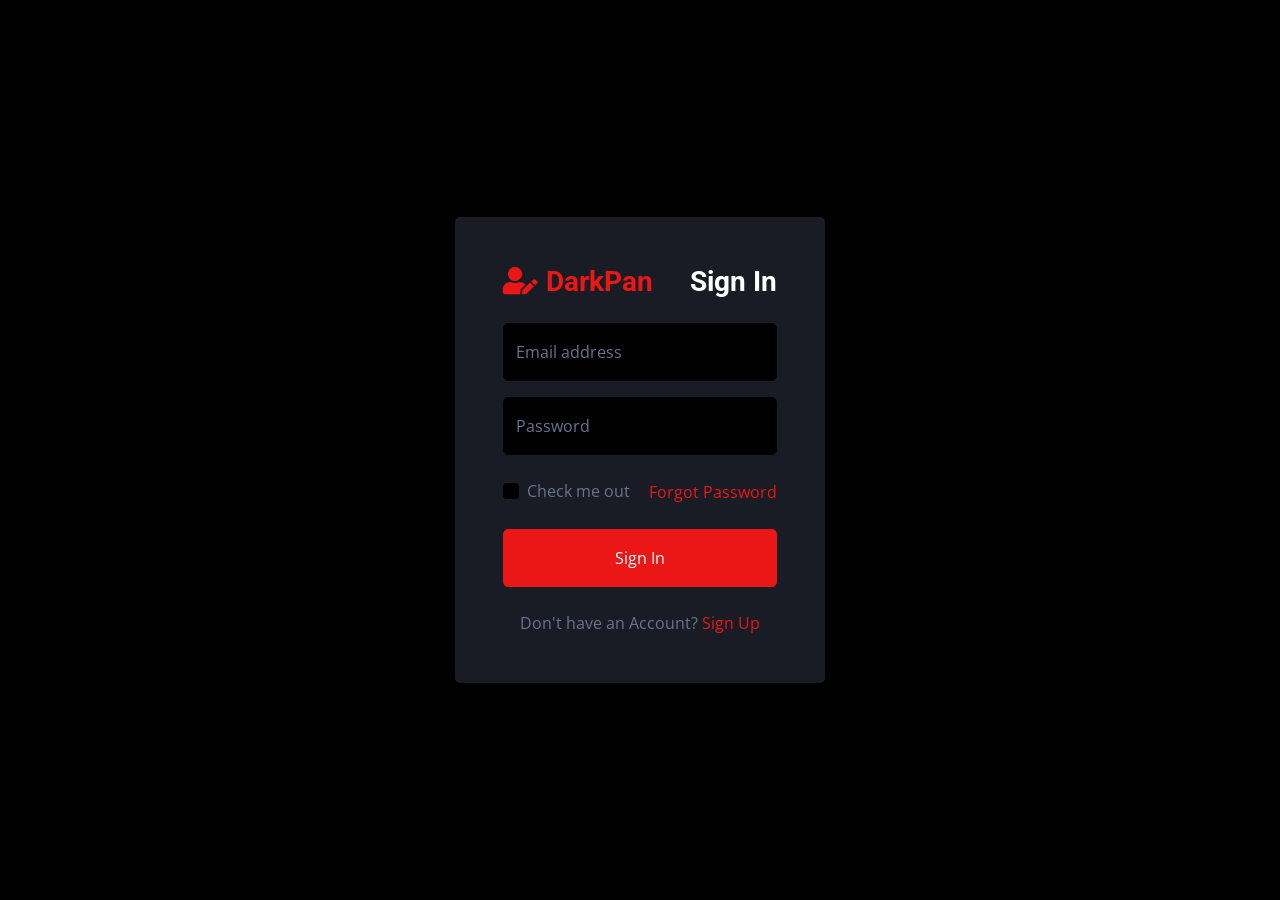
<file: 8signin.html>
<!DOCTYPE html>
<html lang="en">

<head>
    <meta charset="utf-8">
    <title>DarkPan - Bootstrap 5 Admin Template</title>
    <meta content="width=device-width, initial-scale=1.0" name="viewport">
    <meta content="" name="keywords">
    <meta content="" name="description">

    <!-- Favicon -->
    <link href="img/favicon.ico" rel="icon">

    <!-- Google Web Fonts -->
    <link rel="preconnect" href="https://fonts.googleapis.com">
    <link rel="preconnect" href="https://fonts.gstatic.com" crossorigin>
    <link href="https://fonts.googleapis.com/css2?family=Open+Sans:wght@400;600&family=Roboto:wght@500;700&display=swap" rel="stylesheet"> 
    
    <!-- Icon Font Stylesheet -->
    <link href="https://cdnjs.cloudflare.com/ajax/libs/font-awesome/5.10.0/css/all.min.css" rel="stylesheet">
    <link href="https://cdn.jsdelivr.net/npm/bootstrap-icons@1.4.1/font/bootstrap-icons.css" rel="stylesheet">

    <!-- Libraries Stylesheet -->
    <link href="lib/owlcarousel/assets/owl.carousel.min.css" rel="stylesheet">
    <link href="lib/tempusdominus/css/tempusdominus-bootstrap-4.min.css" rel="stylesheet" />

    <!-- Customized Bootstrap Stylesheet -->
    <link href="css/bootstrap.min.css" rel="stylesheet">

    <!-- Template Stylesheet -->
    <link href="css/style.css" rel="stylesheet">
</head>

<body>
    <div class="container-fluid position-relative d-flex p-0">
        <!-- Spinner Start -->
        <div id="spinner" class="show bg-dark position-fixed translate-middle w-100 vh-100 top-50 start-50 d-flex align-items-center justify-content-center">
            <div class="spinner-border text-primary" style="width: 3rem; height: 3rem;" role="status">
                <span class="sr-only">Loading...</span>
            </div>
        </div>
        <!-- Spinner End -->


        <!-- Sign In Start -->
        <div class="container-fluid">
            <div class="row h-100 align-items-center justify-content-center" style="min-height: 100vh;">
                <div class="col-12 col-sm-8 col-md-6 col-lg-5 col-xl-4">
                    <div class="bg-secondary rounded p-4 p-sm-5 my-4 mx-3">
                        <div class="d-flex align-items-center justify-content-between mb-3">
                            <a href="index.html" class="">
                                <h3 class="text-primary"><i class="fa fa-user-edit me-2"></i>DarkPan</h3>
                            </a>
                            <h3>Sign In</h3>
                        </div>
                        <div class="form-floating mb-3">
                            <input type="email" class="form-control" id="floatingInput" placeholder="name@example.com">
                            <label for="floatingInput">Email address</label>
                        </div>
                        <div class="form-floating mb-4">
                            <input type="password" class="form-control" id="floatingPassword" placeholder="Password">
                            <label for="floatingPassword">Password</label>
                        </div>
                        <div class="d-flex align-items-center justify-content-between mb-4">
                            <div class="form-check">
                                <input type="checkbox" class="form-check-input" id="exampleCheck1">
                                <label class="form-check-label" for="exampleCheck1">Check me out</label>
                            </div>
                            <a href="">Forgot Password</a>
                        </div>
                        <button type="submit" class="btn btn-primary py-3 w-100 mb-4">Sign In</button>
                        <p class="text-center mb-0">Don't have an Account? <a href="">Sign Up</a></p>
                    </div>
                </div>
            </div>
        </div>
        <!-- Sign In End -->
    </div>

    <!-- JavaScript Libraries -->
    <script src="https://code.jquery.com/jquery-3.4.1.min.js"></script>
    <script src="https://cdn.jsdelivr.net/npm/bootstrap@5.0.0/dist/js/bootstrap.bundle.min.js"></script>
    <script src="lib/chart/chart.min.js"></script>
    <script src="lib/easing/easing.min.js"></script>
    <script src="lib/waypoints/waypoints.min.js"></script>
    <script src="lib/owlcarousel/owl.carousel.min.js"></script>
    <script src="lib/tempusdominus/js/moment.min.js"></script>
    <script src="lib/tempusdominus/js/moment-timezone.min.js"></script>
    <script src="lib/tempusdominus/js/tempusdominus-bootstrap-4.min.js"></script>

    <!-- Template Javascript -->
    <script src="js/main.js"></script>
</body>

</html>
</file>
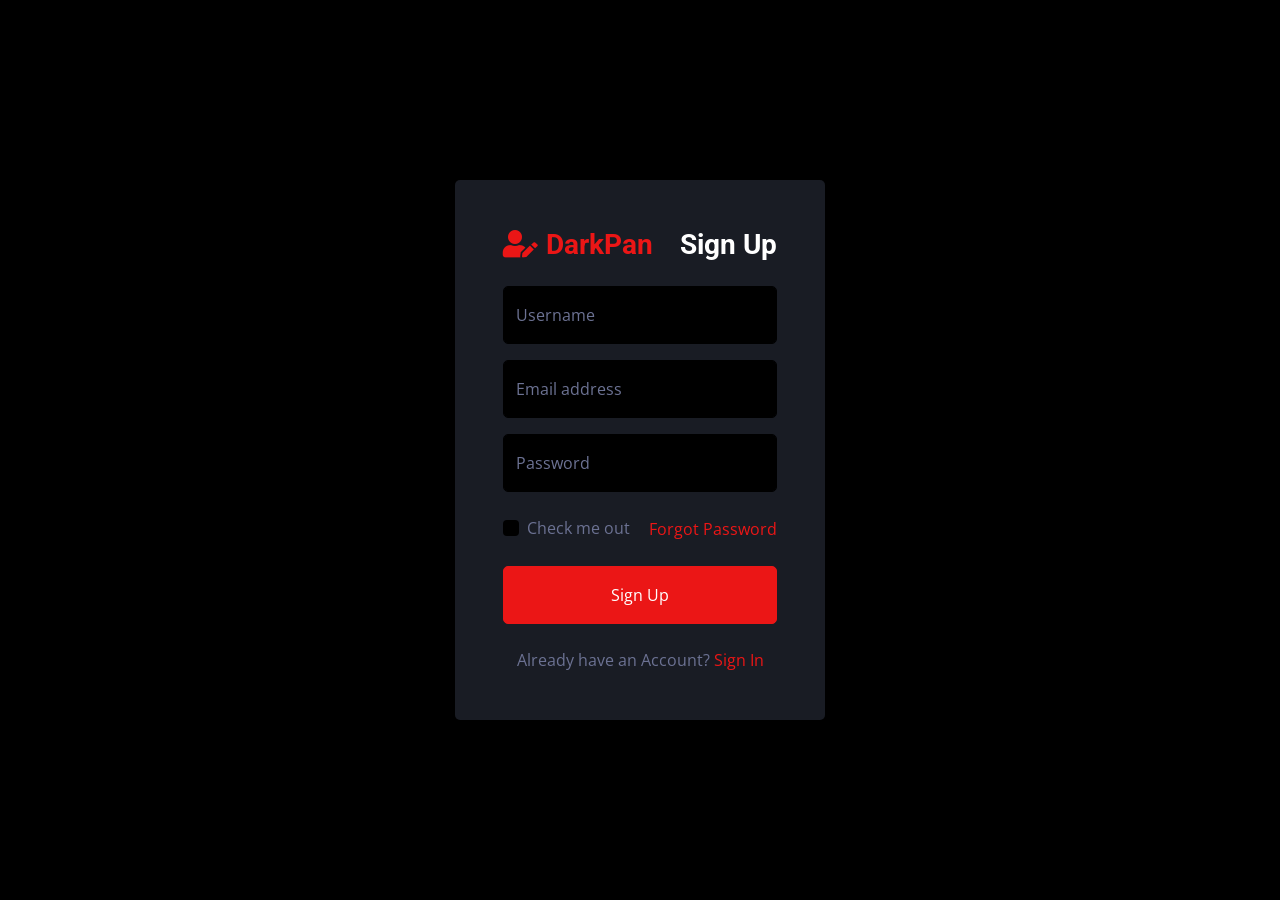
<file: 9signup.html>
<!DOCTYPE html>
<html lang="en">

<head>
    <meta charset="utf-8">
    <title>DarkPan - Bootstrap 5 Admin Template</title>
    <meta content="width=device-width, initial-scale=1.0" name="viewport">
    <meta content="" name="keywords">
    <meta content="" name="description">

    <!-- Favicon -->
    <link href="img/favicon.ico" rel="icon">

    <!-- Google Web Fonts -->
    <link rel="preconnect" href="https://fonts.googleapis.com">
    <link rel="preconnect" href="https://fonts.gstatic.com" crossorigin>
    <link href="https://fonts.googleapis.com/css2?family=Open+Sans:wght@400;600&family=Roboto:wght@500;700&display=swap" rel="stylesheet"> 
    
    <!-- Icon Font Stylesheet -->
    <link href="https://cdnjs.cloudflare.com/ajax/libs/font-awesome/5.10.0/css/all.min.css" rel="stylesheet">
    <link href="https://cdn.jsdelivr.net/npm/bootstrap-icons@1.4.1/font/bootstrap-icons.css" rel="stylesheet">

    <!-- Libraries Stylesheet -->
    <link href="lib/owlcarousel/assets/owl.carousel.min.css" rel="stylesheet">
    <link href="lib/tempusdominus/css/tempusdominus-bootstrap-4.min.css" rel="stylesheet" />

    <!-- Customized Bootstrap Stylesheet -->
    <link href="css/bootstrap.min.css" rel="stylesheet">

    <!-- Template Stylesheet -->
    <link href="css/style.css" rel="stylesheet">
</head>

<body>
    <div class="container-fluid position-relative d-flex p-0">
        <!-- Spinner Start -->
        <div id="spinner" class="show bg-dark position-fixed translate-middle w-100 vh-100 top-50 start-50 d-flex align-items-center justify-content-center">
            <div class="spinner-border text-primary" style="width: 3rem; height: 3rem;" role="status">
                <span class="sr-only">Loading...</span>
            </div>
        </div>
        <!-- Spinner End -->


        <!-- Sign Up Start -->
        <div class="container-fluid">
            <div class="row h-100 align-items-center justify-content-center" style="min-height: 100vh;">
                <div class="col-12 col-sm-8 col-md-6 col-lg-5 col-xl-4">
                    <div class="bg-secondary rounded p-4 p-sm-5 my-4 mx-3">
                        <div class="d-flex align-items-center justify-content-between mb-3">
                            <a href="index.html" class="">
                                <h3 class="text-primary"><i class="fa fa-user-edit me-2"></i>DarkPan</h3>
                            </a>
                            <h3>Sign Up</h3>
                        </div>
                        <div class="form-floating mb-3">
                            <input type="text" class="form-control" id="floatingText" placeholder="jhondoe">
                            <label for="floatingText">Username</label>
                        </div>
                        <div class="form-floating mb-3">
                            <input type="email" class="form-control" id="floatingInput" placeholder="name@example.com">
                            <label for="floatingInput">Email address</label>
                        </div>
                        <div class="form-floating mb-4">
                            <input type="password" class="form-control" id="floatingPassword" placeholder="Password">
                            <label for="floatingPassword">Password</label>
                        </div>
                        <div class="d-flex align-items-center justify-content-between mb-4">
                            <div class="form-check">
                                <input type="checkbox" class="form-check-input" id="exampleCheck1">
                                <label class="form-check-label" for="exampleCheck1">Check me out</label>
                            </div>
                            <a href="">Forgot Password</a>
                        </div>
                        <button type="submit" class="btn btn-primary py-3 w-100 mb-4">Sign Up</button>
                        <p class="text-center mb-0">Already have an Account? <a href="">Sign In</a></p>
                    </div>
                </div>
            </div>
        </div>
        <!-- Sign Up End -->
    </div>

    <!-- JavaScript Libraries -->
    <script src="https://code.jquery.com/jquery-3.4.1.min.js"></script>
    <script src="https://cdn.jsdelivr.net/npm/bootstrap@5.0.0/dist/js/bootstrap.bundle.min.js"></script>
    <script src="lib/chart/chart.min.js"></script>
    <script src="lib/easing/easing.min.js"></script>
    <script src="lib/waypoints/waypoints.min.js"></script>
    <script src="lib/owlcarousel/owl.carousel.min.js"></script>
    <script src="lib/tempusdominus/js/moment.min.js"></script>
    <script src="lib/tempusdominus/js/moment-timezone.min.js"></script>
    <script src="lib/tempusdominus/js/tempusdominus-bootstrap-4.min.js"></script>

    <!-- Template Javascript -->
    <script src="js/main.js"></script>
</body>

</html>
</file>
<file: sistem/user/css/login.css>
*{
    margin: 0;
    padding: 0;
    font-family: arial;
    color: #fff;
}

body{
    width: 100vw;
    height: 100vh;
    background: #000000;
    display: grid;
    justify-content: center;
    align-content: center;
}

::-webkit-input-placeholder{
    color: #eee;
}

.wrapper{
    position: relative;
    width: 800px;
    height: 65vh;
    display: grid;
    grid-template-columns: 1fr 1fr;
    border: 3px solid #ffffff;
    box-shadow: 0 0 50px 0 #000000;
}

.banner{
    position: absolute;
    top: 0;
    right: 0;
    width: 450px;
    height: 100%;
    background: linear-gradient(to right, rgb(0, 0, 0), #ff0000);
    clip-path: polygon(0 0, 100% 0, 100% 100%, 60% 100%);
    padding-right: 70px;
    text-align: right;
    display: flex;
    flex-direction: column;
    justify-content: center;
    align-items: flex-end;
}

.wel_text{
    font-size: 40px;
    margin-top: -50px;
    line-height: 50px;
}

.para{
    margin-top: 10px;
    font-size: 18px;
    line-height: 24px;
    letter-spacing: 1px;
}

.submit{
    border: none;
    outline: none;
    width: 288px;
    margin-top: 25px;
    padding: 10px 0;
    font-size: 20px;
    border-radius: 40px;
    letter-spacing: 1px;
    cursor: pointer;
    background: linear-gradient(45deg, rgb(0, 0, 0), #ff0000);
}

.form{
    display: flex;
    flex-direction: column;
    justify-content: center;
    align-items: center;
}

.title{
    font-size: 35px;
}

.inp{
    padding-bottom: 10px;
    border-bottom: 2px solid #eee;
}

.input{
    border: none;
    outline: none;
    background: none;
    width: 260px;
    margin-top: 40px;
    padding-right: 10px;
    font-size: 17px;
    color: rgb(255, 255, 255);
}

footer{
    margin-top: 30px;
    letter-spacing: 0.5px;
    font-size: 14px;
}

.link{
    color: rgb(255, 255, 255);
    text-decoration: none;
    font-size: 17px;
}
</file>
<file: css/style.css>
/********** Template CSS **********/
:root {
    --primary: #EB1616;
    --secondary: #191C24;
    --light: #6C7293;
    --dark: #000000;
}

.back-to-top {
    position: fixed;
    display: none;
    right: 45px;
    bottom: 45px;
    z-index: 99;
}


/*** Spinner ***/
#spinner {
    opacity: 0;
    visibility: hidden;
    transition: opacity .5s ease-out, visibility 0s linear .5s;
    z-index: 99999;
}

#spinner.show {
    transition: opacity .5s ease-out, visibility 0s linear 0s;
    visibility: visible;
    opacity: 1;
}


/*** Button ***/
.btn {
    transition: .5s;
}

.btn-square {
    width: 38px;
    height: 38px;
}

.btn-sm-square {
    width: 32px;
    height: 32px;
}

.btn-lg-square {
    width: 48px;
    height: 48px;
}

.btn-square,
.btn-sm-square,
.btn-lg-square {
    padding: 0;
    display: inline-flex;
    align-items: center;
    justify-content: center;
    font-weight: normal;
    border-radius: 50px;
}


/*** Layout ***/
.sidebar {
    position: fixed;
    top: 0;
    left: 0;
    bottom: 0;
    width: 250px;
    height: 100vh;
    overflow-y: auto;
    background: var(--secondary);
    transition: 0.5s;
    z-index: 999;
}

.content {
    margin-left: 250px;
    min-height: 100vh;
    background: var(--dark);
    transition: 0.5s;
}

@media (min-width: 992px) {
    .sidebar {
        margin-left: 0;
    }

    .sidebar.open {
        margin-left: -250px;
    }

    .content {
        width: calc(100% - 250px);
    }

    .content.open {
        width: 100%;
        margin-left: 0;
    }
}

@media (max-width: 991.98px) {
    .sidebar {
        margin-left: -250px;
    }

    .sidebar.open {
        margin-left: 0;
    }

    .content {
        width: 100%;
        margin-left: 0;
    }
}


/*** Navbar ***/
.sidebar .navbar .navbar-nav .nav-link {
    padding: 7px 20px;
    color: var(--light);
    font-weight: 500;
    border-left: 3px solid var(--secondary);
    border-radius: 0 30px 30px 0;
    outline: none;
}

.sidebar .navbar .navbar-nav .nav-link:hover,
.sidebar .navbar .navbar-nav .nav-link.active {
    color: var(--primary);
    background: var(--dark);
    border-color: var(--primary);
}

.sidebar .navbar .navbar-nav .nav-link i {
    width: 40px;
    height: 40px;
    display: inline-flex;
    align-items: center;
    justify-content: center;
    background: var(--dark);
    border-radius: 40px;
}

.sidebar .navbar .navbar-nav .nav-link:hover i,
.sidebar .navbar .navbar-nav .nav-link.active i {
    background: var(--secondary);
}

.sidebar .navbar .dropdown-toggle::after {
    position: absolute;
    top: 15px;
    right: 15px;
    border: none;
    content: "\f107";
    font-family: "Font Awesome 5 Free";
    font-weight: 900;
    transition: .5s;
}

.sidebar .navbar .dropdown-toggle[aria-expanded=true]::after {
    transform: rotate(-180deg);
}

.sidebar .navbar .dropdown-item {
    padding-left: 25px;
    border-radius: 0 30px 30px 0;
    color: var(--light);
}

.sidebar .navbar .dropdown-item:hover,
.sidebar .navbar .dropdown-item.active {
    background: var(--dark);
}

.content .navbar .navbar-nav .nav-link {
    margin-left: 25px;
    padding: 12px 0;
    color: var(--light);
    outline: none;
}

.content .navbar .navbar-nav .nav-link:hover,
.content .navbar .navbar-nav .nav-link.active {
    color: var(--primary);
}

.content .navbar .sidebar-toggler,
.content .navbar .navbar-nav .nav-link i {
    width: 40px;
    height: 40px;
    display: inline-flex;
    align-items: center;
    justify-content: center;
    background: var(--dark);
    border-radius: 40px;
}

.content .navbar .dropdown-item {
    color: var(--light);
}

.content .navbar .dropdown-item:hover,
.content .navbar .dropdown-item.active {
    background: var(--dark);
}

.content .navbar .dropdown-toggle::after {
    margin-left: 6px;
    vertical-align: middle;
    border: none;
    content: "\f107";
    font-family: "Font Awesome 5 Free";
    font-weight: 900;
    transition: .5s;
}

.content .navbar .dropdown-toggle[aria-expanded=true]::after {
    transform: rotate(-180deg);
}

@media (max-width: 575.98px) {
    .content .navbar .navbar-nav .nav-link {
        margin-left: 15px;
    }
}


/*** Date Picker ***/
.bootstrap-datetimepicker-widget.bottom {
    top: auto !important;
}

.bootstrap-datetimepicker-widget .table * {
    border-bottom-width: 0px;
}

.bootstrap-datetimepicker-widget .table th {
    font-weight: 500;
}

.bootstrap-datetimepicker-widget.dropdown-menu {
    padding: 10px;
    border-radius: 2px;
}

.bootstrap-datetimepicker-widget table td.active,
.bootstrap-datetimepicker-widget table td.active:hover {
    background: var(--primary);
}

.bootstrap-datetimepicker-widget table td.today::before {
    border-bottom-color: var(--primary);
}


/*** Testimonial ***/
.progress .progress-bar {
    width: 0px;
    transition: 2s;
}


/*** Testimonial ***/
.testimonial-carousel .owl-dots {
    margin-top: 24px;
    display: flex;
    align-items: flex-end;
    justify-content: center;
}

.testimonial-carousel .owl-dot {
    position: relative;
    display: inline-block;
    margin: 0 5px;
    width: 15px;
    height: 15px;
    border: 5px solid var(--primary);
    border-radius: 15px;
    transition: .5s;
}

.testimonial-carousel .owl-dot.active {
    background: var(--dark);
    border-color: var(--primary);
}
</file>
